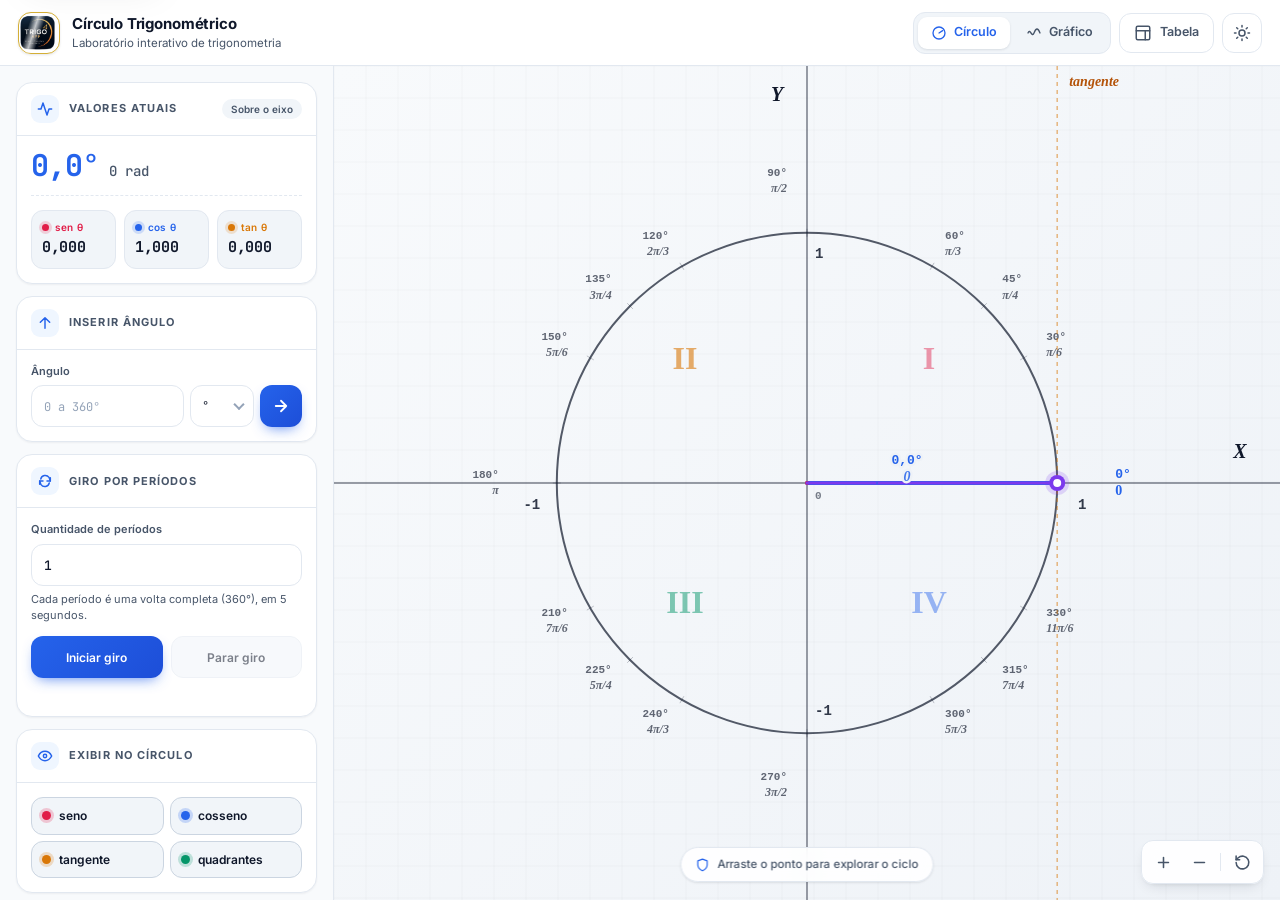
<file: index.html>
<!DOCTYPE html>
<html lang="pt-BR">
<head>
  <meta charset="utf-8">
  <meta name="viewport" content="width=device-width, initial-scale=1, viewport-fit=cover">
  <meta name="color-scheme" content="light dark">
  <meta name="theme-color" content="#2563EB" id="metaThemeColor">

  <title>Círculo Trigonométrico Interativo — Trigonometria visual</title>
  <meta name="description" content="Explore o círculo trigonométrico: arraste o ângulo, visualize seno, cosseno e tangente, compare com o gráfico de ondas e consulte a tabela de ângulos notáveis.">
  <meta name="keywords" content="círculo trigonométrico, trigonometria, seno, cosseno, tangente, ângulos notáveis, gráfico de ondas">
  <meta name="robots" content="index, follow">

  <meta property="og:type" content="website">
  <meta property="og:locale" content="pt_BR">
  <meta property="og:site_name" content="Círculo Trigonométrico">
  <meta property="og:title" content="Círculo Trigonométrico Interativo">
  <meta property="og:description" content="Uma ferramenta visual para entender seno, cosseno e tangente na prática.">
  <meta name="twitter:card" content="summary">
  <meta name="twitter:title" content="Círculo Trigonométrico Interativo">
  <meta name="twitter:description" content="Uma ferramenta visual para entender seno, cosseno e tangente na prática.">

  <link rel="icon" type="image/png" href="./logo.png">

  <link rel="preconnect" href="https://fonts.googleapis.com">
  <link rel="preconnect" href="https://fonts.gstatic.com" crossorigin>
  <link rel="stylesheet" href="https://fonts.googleapis.com/css2?family=Inter:wght@400;500;600;700&family=JetBrains+Mono:wght@400;500;700&display=swap">

  <link rel="stylesheet" href="styles.css">

  <script>
    // Define o tema antes da primeira pintura para evitar "flash" de cor.
    (function () {
      var theme = 'light';
      try {
        var saved = localStorage.getItem('trigo-theme');
        if (saved === 'dark' || saved === 'light') theme = saved;
        else if (window.matchMedia('(prefers-color-scheme: dark)').matches) theme = 'dark';
      } catch (e) { /* localStorage indisponível */ }
      document.documentElement.dataset.theme = theme;
    })();
  </script>

  <script type="application/ld+json">
  {
    "@context": "https://schema.org",
    "@type": "WebApplication",
    "name": "Círculo Trigonométrico Interativo",
    "description": "Ferramenta visual para estudar o círculo trigonométrico, o gráfico das funções seno, cosseno e tangente e a tabela de ângulos notáveis.",
    "applicationCategory": "EducationalApplication",
    "operatingSystem": "Web",
    "inLanguage": "pt-BR",
    "offers": { "@type": "Offer", "price": "0", "priceCurrency": "BRL" }
  }
  </script>
</head>
<body>
  <a class="skip-link" href="#main">Ir para o conteúdo</a>

  <div class="app">
    <header class="topbar">
      <a class="brand" href="./" aria-label="Círculo Trigonométrico — início">
        <span class="brandMark" aria-hidden="true">
          <img src="./logo.png" alt="">
        </span>
        <span class="brandText">
          <span class="brandTitle">Círculo Trigonométrico</span>
          <span class="brandSub">Laboratório interativo de trigonometria</span>
        </span>
      </a>

      <div class="topbarActions">
        <div class="segmented" role="group" aria-label="Modo de visualização">
          <button type="button" class="segment active" id="btnViewCircle" aria-pressed="true" title="Ver círculo trigonométrico">
            <svg viewBox="0 0 24 24" fill="none" stroke="currentColor" stroke-width="2" stroke-linecap="round" stroke-linejoin="round" aria-hidden="true">
              <circle cx="12" cy="12" r="9"></circle>
              <path d="M12 12l5.5-3.6"></path>
            </svg>
            <span>Círculo</span>
          </button>
          <button type="button" class="segment" id="btnViewGraph" aria-pressed="false" title="Ver gráfico das ondas">
            <svg viewBox="0 0 24 24" fill="none" stroke="currentColor" stroke-width="2" stroke-linecap="round" stroke-linejoin="round" aria-hidden="true">
              <path d="M3 12c3-8 6 8 9 0s6-8 9 0"></path>
            </svg>
            <span>Gráfico</span>
          </button>
        </div>

        <button type="button" class="btn" id="btnTable" aria-pressed="false" title="Tabela de ângulos notáveis (T)">
          <svg viewBox="0 0 24 24" fill="none" stroke="currentColor" stroke-width="2" stroke-linecap="round" stroke-linejoin="round" aria-hidden="true">
            <rect x="3" y="3" width="18" height="18" rx="2"></rect>
            <line x1="3" y1="9" x2="21" y2="9"></line>
            <line x1="15" y1="9" x2="15" y2="21"></line>
          </svg>
          <span class="btnLabel">Tabela</span>
        </button>

        <button type="button" class="btn btn-icon" id="btnTheme" aria-label="Alternar tema claro e escuro" title="Alternar tema">
          <svg class="iconSun" viewBox="0 0 24 24" fill="none" stroke="currentColor" stroke-width="2" stroke-linecap="round" stroke-linejoin="round" aria-hidden="true">
            <circle cx="12" cy="12" r="4"></circle>
            <path d="M12 2v2M12 20v2M4.93 4.93l1.41 1.41M17.66 17.66l1.41 1.41M2 12h2M20 12h2M4.93 19.07l1.41-1.41M17.66 6.34l1.41-1.41"></path>
          </svg>
          <svg class="iconMoon" viewBox="0 0 24 24" fill="none" stroke="currentColor" stroke-width="2" stroke-linecap="round" stroke-linejoin="round" aria-hidden="true">
            <path d="M21 12.8A9 9 0 1 1 11.2 3a7 7 0 0 0 9.8 9.8z"></path>
          </svg>
        </button>

        <button type="button" class="btn btn-icon btn-panel-toggle" id="btnPanel" aria-label="Abrir controles" aria-expanded="false" aria-controls="panel">
          <svg viewBox="0 0 24 24" fill="none" stroke="currentColor" stroke-width="2" stroke-linecap="round" stroke-linejoin="round" aria-hidden="true">
            <line x1="3" y1="6" x2="21" y2="6"></line>
            <line x1="3" y1="12" x2="21" y2="12"></line>
            <line x1="3" y1="18" x2="21" y2="18"></line>
          </svg>
        </button>
      </div>
    </header>

    <main class="stage" id="main" tabindex="-1">
      <aside class="panel" id="panel" aria-label="Valores e controles">
        <div class="panelHead">
          <span>Controles</span>
          <button type="button" id="btnPanelClose" aria-label="Fechar controles">
            <svg viewBox="0 0 24 24" width="18" height="18" fill="none" stroke="currentColor" stroke-width="2" stroke-linecap="round" aria-hidden="true">
              <path d="M18 6L6 18M6 6l12 12"></path>
            </svg>
          </button>
        </div>

        <section class="card">
          <div class="cardHeader">
            <span class="cardIcon" aria-hidden="true">
              <svg viewBox="0 0 24 24" fill="none" stroke="currentColor" stroke-width="2.2" stroke-linecap="round" stroke-linejoin="round">
                <polyline points="22 12 18 12 15 21 9 3 6 12 2 12"></polyline>
              </svg>
            </span>
            <h2>Valores atuais</h2>
            <span class="badge" id="quadBadge">1º quadrante</span>
          </div>
          <div class="cardBody">
            <div class="angleDisplay">
              <span class="angleDisplayValue" id="angleVal">0°</span>
              <span class="angleDisplayRad" id="angleRadVal">0 rad</span>
            </div>
            <div class="metrics">
              <div class="metric sin">
                <span class="metricLabel">sen θ</span>
                <strong class="metricValue" id="sinVal">0,000</strong>
              </div>
              <div class="metric cos">
                <span class="metricLabel">cos θ</span>
                <strong class="metricValue" id="cosVal">1,000</strong>
              </div>
              <div class="metric tan">
                <span class="metricLabel">tan θ</span>
                <strong class="metricValue" id="tanVal">0,000</strong>
              </div>
            </div>
          </div>
        </section>

        <section class="card" id="angleSection" aria-labelledby="angleSectionTitle">
          <div class="cardHeader">
            <span class="cardIcon" aria-hidden="true">
              <svg viewBox="0 0 24 24" fill="none" stroke="currentColor" stroke-width="2.2" stroke-linecap="round" stroke-linejoin="round">
                <path d="M12 20V4M5 11l7-7 7 7"></path>
              </svg>
            </span>
            <h2 id="angleSectionTitle">Inserir ângulo</h2>
          </div>
          <div class="cardBody">
            <div class="field">
              <label class="fieldLabel" for="angleInput">Ângulo</label>
              <div class="inputRow">
                <input type="text" id="angleInput" placeholder="0 a 360°" inputmode="decimal" autocomplete="off" spellcheck="false">
                <span class="selectWrap">
                  <select id="angleUnit" aria-label="Unidade do ângulo">
                    <option value="deg">°</option>
                    <option value="rad">rad</option>
                    <option value="pi">π</option>
                  </select>
                </span>
                <button type="button" class="btnPrimary" id="angleApply" title="Aplicar ângulo" aria-label="Aplicar ângulo">
                  <svg viewBox="0 0 24 24" fill="none" stroke="currentColor" stroke-width="2.4" stroke-linecap="round" stroke-linejoin="round" aria-hidden="true">
                    <path d="M5 12h14M12 5l7 7-7 7"></path>
                  </svg>
                </button>
              </div>
            </div>
          </div>
        </section>

        <section class="card" id="periodSpinSection" aria-labelledby="periodSpinTitle">
          <div class="cardHeader">
            <span class="cardIcon" aria-hidden="true">
              <svg viewBox="0 0 24 24" fill="none" stroke="currentColor" stroke-width="2.2" stroke-linecap="round" stroke-linejoin="round">
                <path d="M20 7v5h-5M4 17v-5h5"></path>
                <path d="M5.6 9A7 7 0 0 1 18 6.5L20 12M4 12l2 5.5A7 7 0 0 0 18.4 15"></path>
              </svg>
            </span>
            <h2 id="periodSpinTitle">Giro por períodos</h2>
          </div>
          <div class="cardBody">
            <div class="field">
              <label class="fieldLabel" for="spinPeriodsInput">Quantidade de períodos</label>
              <input class="spinPeriodsInput" type="number" id="spinPeriodsInput" min="1" step="1" value="1" inputmode="numeric" aria-describedby="spinPeriodsHelp">
              <p class="spinHelp" id="spinPeriodsHelp">Cada período é uma volta completa (360°), em 5 segundos.</p>
            </div>
            <div class="spinActions">
              <button type="button" class="btnPrimary spinButton" id="spinPeriodsStart">Iniciar giro</button>
              <button type="button" class="spinStopButton" id="spinPeriodsStop" disabled>Parar giro</button>
            </div>
            <p class="spinStatus" id="spinPeriodsStatus" role="status" aria-live="polite"></p>
          </div>
        </section>

        <section class="card graphFunctionCard" id="graphFunctionSection" aria-labelledby="graphFunctionTitle">
          <div class="cardHeader">
            <span class="cardIcon" aria-hidden="true">
              <svg viewBox="0 0 24 24" fill="none" stroke="currentColor" stroke-width="2.2" stroke-linecap="round" stroke-linejoin="round" aria-hidden="true">
                <path d="M3 12c3-8 6 8 9 0s6-8 9 0"></path>
              </svg>
            </span>
            <h2 id="graphFunctionTitle">Função personalizada</h2>
          </div>
          <div class="cardBody">
            <label class="fieldLabel" for="graphFunctionInput">Função de seno ou cosseno</label>
            <div class="inputRow">
              <input type="text" id="graphFunctionInput" placeholder="ex.: f(x) = sen 4x" autocomplete="off" spellcheck="false">
              <button type="button" class="btnPrimary" id="graphFunctionApply" title="Exibir função no gráfico" aria-label="Exibir função no gráfico">
                <svg viewBox="0 0 24 24" fill="none" stroke="currentColor" stroke-width="2.4" stroke-linecap="round" stroke-linejoin="round" aria-hidden="true">
                  <path d="M5 12h14M12 5l7 7-7 7"></path>
                </svg>
              </button>
            </div>
          </div>
        </section>

        <section class="card" id="graphVisibilityCard">
          <div class="cardHeader">
            <span class="cardIcon" aria-hidden="true">
              <svg viewBox="0 0 24 24" fill="none" stroke="currentColor" stroke-width="2.2" stroke-linecap="round" stroke-linejoin="round">
                <path d="M2 12s3.5-7 10-7 10 7 10 7-3.5 7-10 7S2 12 2 12z"></path>
                <circle cx="12" cy="12" r="2.5"></circle>
              </svg>
            </span>
            <h2 id="visibilityCardTitle">Exibir no círculo</h2>
          </div>
          <div class="cardBody">
            <div class="toggleGrid">
              <button type="button" class="toggleChip" data-filter="sin" aria-pressed="true">
                <span class="dot" aria-hidden="true"></span>seno
              </button>
              <button type="button" class="toggleChip" data-filter="cos" aria-pressed="true">
                <span class="dot" aria-hidden="true"></span>cosseno
              </button>
              <button type="button" class="toggleChip" data-filter="tan" aria-pressed="true">
                <span class="dot" aria-hidden="true"></span>tangente
              </button>
              <button type="button" class="toggleChip" data-filter="quad" id="btnQuadFilter" aria-pressed="true">
                <span class="dot" aria-hidden="true"></span>quadrantes
              </button>
            </div>
          </div>
        </section>

      </aside>

      <div class="viewport">
        <canvas id="canvas" role="img" aria-label="Círculo trigonométrico unitário com um ponto móvel que define o ângulo."></canvas>

        <section class="graphFunctionShelf" id="graphFunctionShelf" aria-label="Funções salvas" hidden>
          <div class="graphShelfHeading">Funções salvas</div>
          <div class="graphSavedList" id="graphSavedList"></div>
          <p class="graphShelfEmpty" id="graphShelfEmpty">Arraste uma curva para cá</p>
          <p class="graphShelfStatus" id="graphShelfStatus" role="status" aria-live="polite" hidden></p>
        </section>

        <div class="graphDragPreview" id="graphDragPreview" aria-hidden="true" hidden></div>

        <div class="hint" id="hint">
          <svg viewBox="0 0 24 24" fill="none" stroke="currentColor" stroke-width="2" stroke-linecap="round" stroke-linejoin="round" aria-hidden="true">
            <path d="M12 22s8-4 8-10V5l-8-3-8 3v7c0 6 8 10 8 10z"></path>
          </svg>
          Arraste o ponto para explorar o ciclo
        </div>

        <div class="zoomTools" role="group" aria-label="Controles de zoom">
          <button type="button" id="btnZoomIn" title="Aumentar zoom" aria-label="Aumentar zoom">
            <svg viewBox="0 0 24 24" fill="none" stroke="currentColor" stroke-width="2.2" stroke-linecap="round" aria-hidden="true">
              <path d="M12 5v14M5 12h14"></path>
            </svg>
          </button>
          <button type="button" id="btnZoomOut" title="Diminuir zoom" aria-label="Diminuir zoom">
            <svg viewBox="0 0 24 24" fill="none" stroke="currentColor" stroke-width="2.2" stroke-linecap="round" aria-hidden="true">
              <path d="M5 12h14"></path>
            </svg>
          </button>
          <span class="divider" aria-hidden="true"></span>
          <button type="button" id="btnReset" title="Reiniciar (R)" aria-label="Reiniciar visualização">
            <svg viewBox="0 0 24 24" fill="none" stroke="currentColor" stroke-width="2.2" stroke-linecap="round" stroke-linejoin="round" aria-hidden="true">
              <path d="M3 12a9 9 0 1 0 3-6.7L3 8"></path>
              <path d="M3 3v5h5"></path>
            </svg>
          </button>
        </div>

        <section class="tableDrawer hidden" id="angleTable" aria-labelledby="tableTitle">
          <div class="tableHeader">
            <h2 id="tableTitle">Ângulos notáveis</h2>
            <button type="button" class="closeBtn" id="btnTableClose" aria-label="Fechar tabela">
              <svg viewBox="0 0 24 24" width="16" height="16" fill="none" stroke="currentColor" stroke-width="2" stroke-linecap="round" aria-hidden="true">
                <path d="M18 6L6 18M6 6l12 12"></path>
              </svg>
            </button>
          </div>
          <div class="tableBody">
            <table>
              <thead>
                <tr><th scope="col">θ</th><th scope="col">rad</th><th scope="col">sen</th><th scope="col">cos</th><th scope="col">tan</th></tr>
              </thead>
              <tbody>
                <tr class="section-title"><td colspan="5">1º quadrante</td></tr>
                <tr><td class="col-angle">0°</td><td>0</td><td class="col-sin">0</td><td class="col-cos">1</td><td class="col-tan">0</td></tr>
                <tr><td class="col-angle">30°</td><td>π/6</td><td class="col-sin">1/2</td><td class="col-cos">√3/2</td><td class="col-tan">√3/3</td></tr>
                <tr><td class="col-angle">45°</td><td>π/4</td><td class="col-sin">√2/2</td><td class="col-cos">√2/2</td><td class="col-tan">1</td></tr>
                <tr><td class="col-angle">60°</td><td>π/3</td><td class="col-sin">√3/2</td><td class="col-cos">1/2</td><td class="col-tan">√3</td></tr>
                <tr><td class="col-angle">90°</td><td>π/2</td><td class="col-sin">1</td><td class="col-cos">0</td><td class="col-tan">∞</td></tr>
                <tr class="section-title"><td colspan="5">2º quadrante</td></tr>
                <tr><td class="col-angle">120°</td><td>2π/3</td><td class="col-sin">√3/2</td><td class="col-cos">-1/2</td><td class="col-tan">-√3</td></tr>
                <tr><td class="col-angle">135°</td><td>3π/4</td><td class="col-sin">√2/2</td><td class="col-cos">-√2/2</td><td class="col-tan">-1</td></tr>
                <tr><td class="col-angle">150°</td><td>5π/6</td><td class="col-sin">1/2</td><td class="col-cos">-√3/2</td><td class="col-tan">-√3/3</td></tr>
                <tr><td class="col-angle">180°</td><td>π</td><td class="col-sin">0</td><td class="col-cos">-1</td><td class="col-tan">0</td></tr>
                <tr class="section-title"><td colspan="5">3º quadrante</td></tr>
                <tr><td class="col-angle">210°</td><td>7π/6</td><td class="col-sin">-1/2</td><td class="col-cos">-√3/2</td><td class="col-tan">√3/3</td></tr>
                <tr><td class="col-angle">225°</td><td>5π/4</td><td class="col-sin">-√2/2</td><td class="col-cos">-√2/2</td><td class="col-tan">1</td></tr>
                <tr><td class="col-angle">240°</td><td>4π/3</td><td class="col-sin">-√3/2</td><td class="col-cos">-1/2</td><td class="col-tan">√3</td></tr>
                <tr><td class="col-angle">270°</td><td>3π/2</td><td class="col-sin">-1</td><td class="col-cos">0</td><td class="col-tan">∞</td></tr>
                <tr class="section-title"><td colspan="5">4º quadrante</td></tr>
                <tr><td class="col-angle">300°</td><td>5π/3</td><td class="col-sin">-√3/2</td><td class="col-cos">1/2</td><td class="col-tan">-√3</td></tr>
                <tr><td class="col-angle">315°</td><td>7π/4</td><td class="col-sin">-√2/2</td><td class="col-cos">√2/2</td><td class="col-tan">-1</td></tr>
                <tr><td class="col-angle">330°</td><td>11π/6</td><td class="col-sin">-1/2</td><td class="col-cos">√3/2</td><td class="col-tan">-√3/3</td></tr>
                <tr><td class="col-angle">360°</td><td>2π</td><td class="col-sin">0</td><td class="col-cos">1</td><td class="col-tan">0</td></tr>
              </tbody>
            </table>
          </div>
        </section>
      </div>
    </main>
  </div>

  <div class="backdrop" id="backdrop"></div>

  <script src="app.js" defer></script>
</body>
</html>
</file>
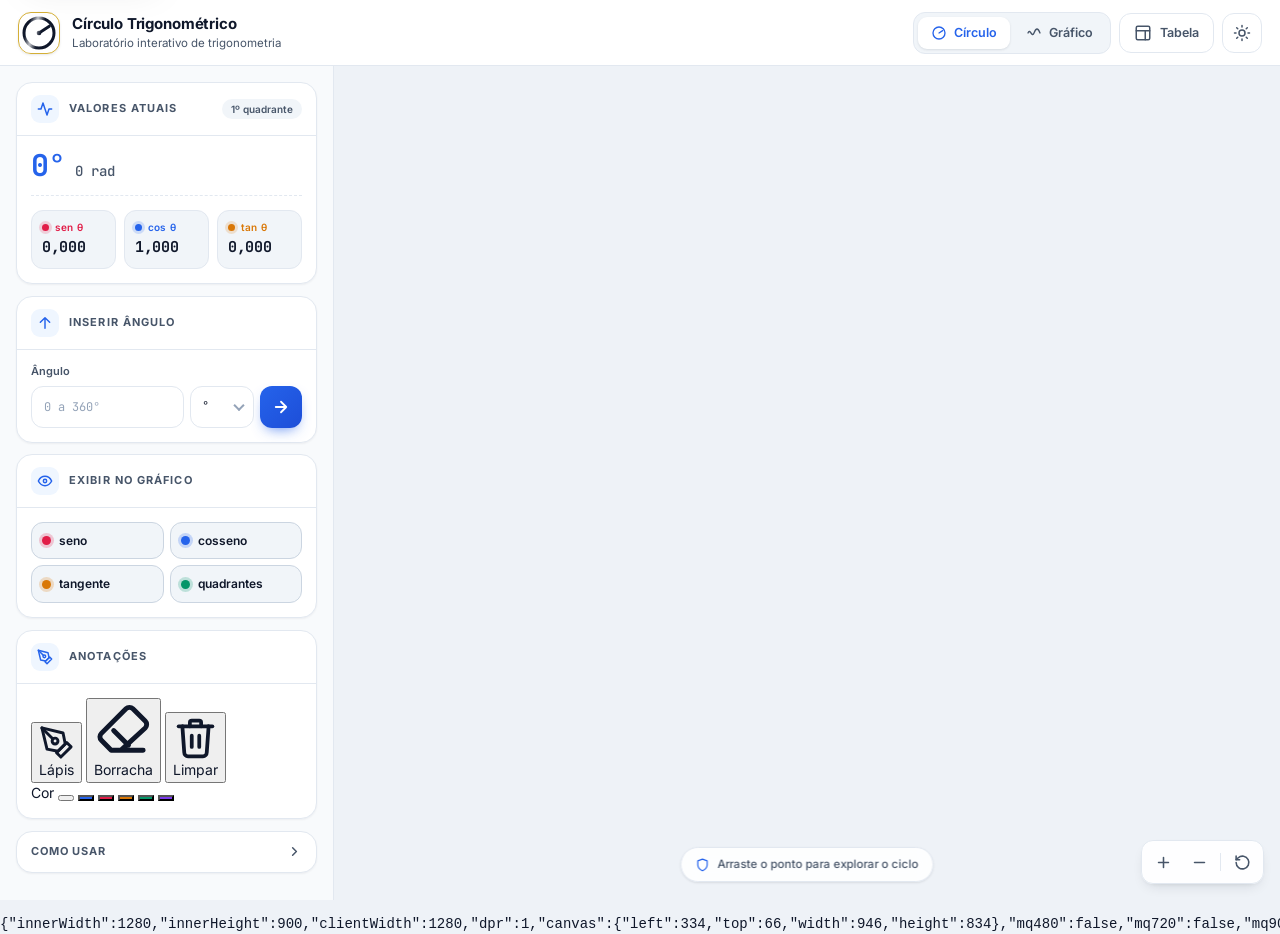
<file: _dims.html>
<!DOCTYPE html>
<html lang="pt-BR">
<head>
  <meta charset="utf-8">
  <meta name="viewport" content="width=device-width, initial-scale=1, viewport-fit=cover">
  <meta name="color-scheme" content="light dark">
  <meta name="theme-color" content="#2563EB" id="metaThemeColor">

  <title>Círculo Trigonométrico Interativo — Trigonometria visual</title>
  <meta name="description" content="Explore o círculo trigonométrico: arraste o ângulo, visualize seno, cosseno e tangente, compare com o gráfico de ondas e consulte a tabela de ângulos notáveis.">
  <meta name="keywords" content="círculo trigonométrico, trigonometria, seno, cosseno, tangente, ângulos notáveis, gráfico de ondas">
  <meta name="robots" content="index, follow">

  <meta property="og:type" content="website">
  <meta property="og:locale" content="pt_BR">
  <meta property="og:site_name" content="Círculo Trigonométrico">
  <meta property="og:title" content="Círculo Trigonométrico Interativo">
  <meta property="og:description" content="Uma ferramenta visual para entender seno, cosseno e tangente na prática.">
  <meta name="twitter:card" content="summary">
  <meta name="twitter:title" content="Círculo Trigonométrico Interativo">
  <meta name="twitter:description" content="Uma ferramenta visual para entender seno, cosseno e tangente na prática.">

  <link rel="icon" href="data:image/svg+xml,%3Csvg xmlns='http://www.w3.org/2000/svg' viewBox='0 0 32 32'%3E%3Crect width='32' height='32' rx='8' fill='%232563EB'/%3E%3Ccircle cx='16' cy='16' r='9' fill='none' stroke='white' stroke-width='2'/%3E%3Cpath d='M16 16l6-4' stroke='white' stroke-width='2' stroke-linecap='round'/%3E%3Ccircle cx='16' cy='16' r='1.8' fill='white'/%3E%3C/svg%3E">

  <link rel="preconnect" href="https://fonts.googleapis.com">
  <link rel="preconnect" href="https://fonts.gstatic.com" crossorigin>
  <link rel="stylesheet" href="https://fonts.googleapis.com/css2?family=Inter:wght@400;500;600;700&family=JetBrains+Mono:wght@400;500;700&display=swap">

  <link rel="stylesheet" href="styles.css">

  <script>
    // Define o tema antes da primeira pintura para evitar "flash" de cor.
    (function () {
      var theme = 'light';
      try {
        var saved = localStorage.getItem('trigo-theme');
        if (saved === 'dark' || saved === 'light') theme = saved;
        else if (window.matchMedia('(prefers-color-scheme: dark)').matches) theme = 'dark';
      } catch (e) { /* localStorage indisponível */ }
      document.documentElement.dataset.theme = theme;
    })();
  </script>

  <script type="application/ld+json">
  {
    "@context": "https://schema.org",
    "@type": "WebApplication",
    "name": "Círculo Trigonométrico Interativo",
    "description": "Ferramenta visual para estudar o círculo trigonométrico, o gráfico das funções seno, cosseno e tangente e a tabela de ângulos notáveis.",
    "applicationCategory": "EducationalApplication",
    "operatingSystem": "Web",
    "inLanguage": "pt-BR",
    "offers": { "@type": "Offer", "price": "0", "priceCurrency": "BRL" }
  }
  </script>
</head>
<body>
  <a class="skip-link" href="#main">Ir para o conteúdo</a>

  <div class="app">
    <header class="topbar">
      <a class="brand" href="./" aria-label="Círculo Trigonométrico — início">
        <span class="brandMark" aria-hidden="true">
          <svg viewBox="0 0 24 24" fill="none" stroke="currentColor" stroke-width="1.8" stroke-linecap="round" stroke-linejoin="round">
            <circle cx="12" cy="12" r="9"></circle>
            <path d="M12 12l6.2-4.1"></path>
            <circle cx="12" cy="12" r="1.4" fill="currentColor" stroke="none"></circle>
          </svg>
        </span>
        <span class="brandText">
          <span class="brandTitle">Círculo Trigonométrico</span>
          <span class="brandSub">Laboratório interativo de trigonometria</span>
        </span>
      </a>

      <div class="topbarActions">
        <div class="segmented" role="group" aria-label="Modo de visualização">
          <button type="button" class="segment active" id="btnViewCircle" aria-pressed="true" title="Ver círculo trigonométrico">
            <svg viewBox="0 0 24 24" fill="none" stroke="currentColor" stroke-width="2" stroke-linecap="round" stroke-linejoin="round" aria-hidden="true">
              <circle cx="12" cy="12" r="9"></circle>
              <path d="M12 12l5.5-3.6"></path>
            </svg>
            <span>Círculo</span>
          </button>
          <button type="button" class="segment" id="btnViewGraph" aria-pressed="false" title="Ver gráfico das ondas">
            <svg viewBox="0 0 24 24" fill="none" stroke="currentColor" stroke-width="2" stroke-linecap="round" stroke-linejoin="round" aria-hidden="true">
              <path d="M3 12c3-8 6 8 9 0s6-8 9 0"></path>
            </svg>
            <span>Gráfico</span>
          </button>
        </div>

        <button type="button" class="btn" id="btnTable" aria-pressed="false" title="Tabela de ângulos notáveis (T)">
          <svg viewBox="0 0 24 24" fill="none" stroke="currentColor" stroke-width="2" stroke-linecap="round" stroke-linejoin="round" aria-hidden="true">
            <rect x="3" y="3" width="18" height="18" rx="2"></rect>
            <line x1="3" y1="9" x2="21" y2="9"></line>
            <line x1="15" y1="9" x2="15" y2="21"></line>
          </svg>
          <span class="btnLabel">Tabela</span>
        </button>

        <button type="button" class="btn btn-icon" id="btnTheme" aria-label="Alternar tema claro e escuro" title="Alternar tema">
          <svg class="iconSun" viewBox="0 0 24 24" fill="none" stroke="currentColor" stroke-width="2" stroke-linecap="round" stroke-linejoin="round" aria-hidden="true">
            <circle cx="12" cy="12" r="4"></circle>
            <path d="M12 2v2M12 20v2M4.93 4.93l1.41 1.41M17.66 17.66l1.41 1.41M2 12h2M20 12h2M4.93 19.07l1.41-1.41M17.66 6.34l1.41-1.41"></path>
          </svg>
          <svg class="iconMoon" viewBox="0 0 24 24" fill="none" stroke="currentColor" stroke-width="2" stroke-linecap="round" stroke-linejoin="round" aria-hidden="true">
            <path d="M21 12.8A9 9 0 1 1 11.2 3a7 7 0 0 0 9.8 9.8z"></path>
          </svg>
        </button>

        <button type="button" class="btn btn-icon btn-panel-toggle" id="btnPanel" aria-label="Abrir controles" aria-expanded="false" aria-controls="panel">
          <svg viewBox="0 0 24 24" fill="none" stroke="currentColor" stroke-width="2" stroke-linecap="round" stroke-linejoin="round" aria-hidden="true">
            <line x1="3" y1="6" x2="21" y2="6"></line>
            <line x1="3" y1="12" x2="21" y2="12"></line>
            <line x1="3" y1="18" x2="21" y2="18"></line>
          </svg>
        </button>
      </div>
    </header>

    <main class="stage" id="main" tabindex="-1">
      <aside class="panel" id="panel" aria-label="Valores e controles">
        <div class="panelHead">
          <span>Controles</span>
          <button type="button" id="btnPanelClose" aria-label="Fechar controles">
            <svg viewBox="0 0 24 24" width="18" height="18" fill="none" stroke="currentColor" stroke-width="2" stroke-linecap="round" aria-hidden="true">
              <path d="M18 6L6 18M6 6l12 12"></path>
            </svg>
          </button>
        </div>

        <section class="card">
          <div class="cardHeader">
            <span class="cardIcon" aria-hidden="true">
              <svg viewBox="0 0 24 24" fill="none" stroke="currentColor" stroke-width="2.2" stroke-linecap="round" stroke-linejoin="round">
                <polyline points="22 12 18 12 15 21 9 3 6 12 2 12"></polyline>
              </svg>
            </span>
            <h2>Valores atuais</h2>
            <span class="badge" id="quadBadge">1º quadrante</span>
          </div>
          <div class="cardBody">
            <div class="angleDisplay">
              <span class="angleDisplayValue" id="angleVal">0°</span>
              <span class="angleDisplayRad" id="angleRadVal">0 rad</span>
            </div>
            <div class="metrics">
              <div class="metric sin">
                <span class="metricLabel">sen θ</span>
                <strong class="metricValue" id="sinVal">0,000</strong>
              </div>
              <div class="metric cos">
                <span class="metricLabel">cos θ</span>
                <strong class="metricValue" id="cosVal">1,000</strong>
              </div>
              <div class="metric tan">
                <span class="metricLabel">tan θ</span>
                <strong class="metricValue" id="tanVal">0,000</strong>
              </div>
            </div>
          </div>
        </section>

        <section class="card" id="angleSection">
          <div class="cardHeader">
            <span class="cardIcon" aria-hidden="true">
              <svg viewBox="0 0 24 24" fill="none" stroke="currentColor" stroke-width="2.2" stroke-linecap="round" stroke-linejoin="round">
                <path d="M12 20V4M5 11l7-7 7 7"></path>
              </svg>
            </span>
            <h2>Inserir ângulo</h2>
          </div>
          <div class="cardBody">
            <div class="field">
              <label class="fieldLabel" for="angleInput">Ângulo</label>
              <div class="inputRow">
                <input type="text" id="angleInput" placeholder="0 a 360°" inputmode="decimal" autocomplete="off" spellcheck="false">
                <span class="selectWrap">
                  <select id="angleUnit" aria-label="Unidade do ângulo">
                    <option value="deg">°</option>
                    <option value="rad">rad</option>
                    <option value="pi">π</option>
                  </select>
                </span>
                <button type="button" class="btnPrimary" id="angleApply" title="Aplicar ângulo" aria-label="Aplicar ângulo">
                  <svg viewBox="0 0 24 24" fill="none" stroke="currentColor" stroke-width="2.4" stroke-linecap="round" stroke-linejoin="round" aria-hidden="true">
                    <path d="M5 12h14M12 5l7 7-7 7"></path>
                  </svg>
                </button>
              </div>
            </div>
          </div>
        </section>

        <section class="card graphFunctionCard" id="graphFunctionSection" aria-labelledby="graphFunctionTitle">
          <div class="cardHeader">
            <span class="cardIcon" aria-hidden="true">
              <svg viewBox="0 0 24 24" fill="none" stroke="currentColor" stroke-width="2.2" stroke-linecap="round" stroke-linejoin="round" aria-hidden="true">
                <path d="M3 12c3-8 6 8 9 0s6-8 9 0"></path>
              </svg>
            </span>
            <h2 id="graphFunctionTitle">Função personalizada</h2>
          </div>
          <div class="cardBody">
            <label class="fieldLabel" for="graphFunctionInput">Função de seno ou cosseno</label>
            <div class="inputRow">
              <input type="text" id="graphFunctionInput" placeholder="ex.: f(x) = sen 4x" autocomplete="off" spellcheck="false">
              <button type="button" class="btnPrimary" id="graphFunctionApply" title="Exibir função no gráfico" aria-label="Exibir função no gráfico">
                <svg viewBox="0 0 24 24" fill="none" stroke="currentColor" stroke-width="2.4" stroke-linecap="round" stroke-linejoin="round" aria-hidden="true">
                  <path d="M5 12h14M12 5l7 7-7 7"></path>
                </svg>
              </button>
            </div>
          </div>
        </section>

        <section class="card" id="graphVisibilityCard">
          <div class="cardHeader">
            <span class="cardIcon" aria-hidden="true">
              <svg viewBox="0 0 24 24" fill="none" stroke="currentColor" stroke-width="2.2" stroke-linecap="round" stroke-linejoin="round">
                <path d="M2 12s3.5-7 10-7 10 7 10 7-3.5 7-10 7S2 12 2 12z"></path>
                <circle cx="12" cy="12" r="2.5"></circle>
              </svg>
            </span>
            <h2>Exibir no gráfico</h2>
          </div>
          <div class="cardBody">
            <div class="toggleGrid">
              <button type="button" class="toggleChip" data-filter="sin" aria-pressed="true">
                <span class="dot" aria-hidden="true"></span>seno
              </button>
              <button type="button" class="toggleChip" data-filter="cos" aria-pressed="true">
                <span class="dot" aria-hidden="true"></span>cosseno
              </button>
              <button type="button" class="toggleChip" data-filter="tan" aria-pressed="true">
                <span class="dot" aria-hidden="true"></span>tangente
              </button>
              <button type="button" class="toggleChip" data-filter="quad" id="btnQuadFilter" aria-pressed="true">
                <span class="dot" aria-hidden="true"></span>quadrantes
              </button>
            </div>
          </div>
        </section>

        <section class="card">
          <div class="cardHeader">
            <span class="cardIcon" aria-hidden="true">
              <svg viewBox="0 0 24 24" fill="none" stroke="currentColor" stroke-width="2.2" stroke-linecap="round" stroke-linejoin="round">
                <path d="M12 19l7-7 3 3-7 7-3-3z"></path>
                <path d="M18 13l-1.5-7.5L2 2l3.5 14.5L13 18l5-5z"></path>
                <path d="M2 2l7.586 7.586"></path>
                <circle cx="11" cy="11" r="2"></circle>
              </svg>
            </span>
            <h2>Anotações</h2>
          </div>
          <div class="cardBody">
            <div class="toolGrid">
              <button type="button" class="toolBtn" id="btnDraw" aria-pressed="false" title="Lápis (D)">
                <svg viewBox="0 0 24 24" fill="none" stroke="currentColor" stroke-width="2" stroke-linecap="round" stroke-linejoin="round" aria-hidden="true">
                  <path d="M12 19l7-7 3 3-7 7-3-3z"></path>
                  <path d="M18 13l-1.5-7.5L2 2l3.5 14.5L13 18l5-5z"></path>
                  <path d="M2 2l7.586 7.586"></path>
                  <circle cx="11" cy="11" r="2"></circle>
                </svg>
                Lápis
              </button>
              <button type="button" class="toolBtn" id="btnErase" aria-pressed="false" title="Borracha (E)">
                <svg viewBox="0 0 24 24" fill="none" stroke="currentColor" stroke-width="2" stroke-linecap="round" stroke-linejoin="round" aria-hidden="true">
                  <path d="M20 20H7L3 16a2 2 0 0 1 0-2.83l10-10a2 2 0 0 1 2.83 0l5 5a2 2 0 0 1 0 2.83L11 20"></path>
                  <line x1="8" y1="12" x2="14" y2="18"></line>
                </svg>
                Borracha
              </button>
              <button type="button" class="toolBtn" id="btnClear" title="Limpar desenhos">
                <svg viewBox="0 0 24 24" fill="none" stroke="currentColor" stroke-width="2" stroke-linecap="round" stroke-linejoin="round" aria-hidden="true">
                  <polyline points="3 6 5 6 21 6"></polyline>
                  <path d="M19 6l-1 14a2 2 0 0 1-2 2H8a2 2 0 0 1-2-2L5 6"></path>
                  <path d="M10 11v6M14 11v6"></path>
                  <path d="M9 6V4a1 1 0 0 1 1-1h4a1 1 0 0 1 1 1v2"></path>
                </svg>
                Limpar
              </button>
            </div>
            <div class="colorPicker" id="colorPicker">
              <span class="colorPickerLabel">Cor</span>
              <button type="button" class="swatch selected" data-color="ink" aria-label="Tinta padrão"></button>
              <button type="button" class="swatch" data-color="#2563EB" style="background:#2563EB" aria-label="Azul"></button>
              <button type="button" class="swatch" data-color="#E11D48" style="background:#E11D48" aria-label="Vermelho"></button>
              <button type="button" class="swatch" data-color="#D97706" style="background:#D97706" aria-label="Laranja"></button>
              <button type="button" class="swatch" data-color="#059669" style="background:#059669" aria-label="Verde"></button>
              <button type="button" class="swatch" data-color="#7C3AED" style="background:#7C3AED" aria-label="Roxo"></button>
            </div>
          </div>
        </section>

        <details class="help">
          <summary>
            Como usar
            <svg class="chev" viewBox="0 0 24 24" width="15" height="15" fill="none" stroke="currentColor" stroke-width="2.4" stroke-linecap="round" stroke-linejoin="round" aria-hidden="true">
              <path d="M9 18l6-6-6-6"></path>
            </svg>
          </summary>
          <div class="helpBody">
            <ul>
              <li>Arraste o ponto sobre o círculo para mudar o ângulo.</li>
              <li>Use “Inserir ângulo” para informar um valor entre 0° e 360°.</li>
              <li>Use a roda do mouse, o gesto de pinça ou os botões de zoom para aproximar.</li>
              <li>Alterne entre <strong>Círculo</strong> e <strong>Gráfico</strong> para comparar as funções.</li>
            </ul>
            <p>Atalhos: <kbd>R</kbd> reinicia · <kbd>T</kbd> tabela · <kbd>D</kbd> lápis · <kbd>E</kbd> borracha · <kbd>Esc</kbd> fecha painéis.</p>
          </div>
        </details>
      </aside>

      <div class="viewport">
        <canvas id="canvas" role="img" aria-label="Círculo trigonométrico unitário com um ponto móvel que define o ângulo. Os valores de seno, cosseno e tangente aparecem no painel de valores."></canvas>

        <div class="hint" id="hint">
          <svg viewBox="0 0 24 24" fill="none" stroke="currentColor" stroke-width="2" stroke-linecap="round" stroke-linejoin="round" aria-hidden="true">
            <path d="M12 22s8-4 8-10V5l-8-3-8 3v7c0 6 8 10 8 10z"></path>
          </svg>
          Arraste o ponto para explorar o ciclo
        </div>

        <div class="zoomTools" role="group" aria-label="Controles de zoom">
          <button type="button" id="btnZoomIn" title="Aumentar zoom" aria-label="Aumentar zoom">
            <svg viewBox="0 0 24 24" fill="none" stroke="currentColor" stroke-width="2.2" stroke-linecap="round" aria-hidden="true">
              <path d="M12 5v14M5 12h14"></path>
            </svg>
          </button>
          <button type="button" id="btnZoomOut" title="Diminuir zoom" aria-label="Diminuir zoom">
            <svg viewBox="0 0 24 24" fill="none" stroke="currentColor" stroke-width="2.2" stroke-linecap="round" aria-hidden="true">
              <path d="M5 12h14"></path>
            </svg>
          </button>
          <span class="divider" aria-hidden="true"></span>
          <button type="button" id="btnReset" title="Reiniciar (R)" aria-label="Reiniciar visualização">
            <svg viewBox="0 0 24 24" fill="none" stroke="currentColor" stroke-width="2.2" stroke-linecap="round" stroke-linejoin="round" aria-hidden="true">
              <path d="M3 12a9 9 0 1 0 3-6.7L3 8"></path>
              <path d="M3 3v5h5"></path>
            </svg>
          </button>
        </div>

        <section class="tableDrawer hidden" id="angleTable" aria-labelledby="tableTitle">
          <div class="tableHeader">
            <h2 id="tableTitle">Ângulos notáveis</h2>
            <button type="button" class="closeBtn" id="btnTableClose" aria-label="Fechar tabela">
              <svg viewBox="0 0 24 24" width="16" height="16" fill="none" stroke="currentColor" stroke-width="2" stroke-linecap="round" aria-hidden="true">
                <path d="M18 6L6 18M6 6l12 12"></path>
              </svg>
            </button>
          </div>
          <div class="tableBody">
            <table>
              <thead>
                <tr><th scope="col">θ</th><th scope="col">rad</th><th scope="col">sen</th><th scope="col">cos</th><th scope="col">tan</th></tr>
              </thead>
              <tbody>
                <tr class="section-title"><td colspan="5">1º quadrante</td></tr>
                <tr><td class="col-angle">0°</td><td>0</td><td class="col-sin">0</td><td class="col-cos">1</td><td class="col-tan">0</td></tr>
                <tr><td class="col-angle">30°</td><td>π/6</td><td class="col-sin">1/2</td><td class="col-cos">√3/2</td><td class="col-tan">√3/3</td></tr>
                <tr><td class="col-angle">45°</td><td>π/4</td><td class="col-sin">√2/2</td><td class="col-cos">√2/2</td><td class="col-tan">1</td></tr>
                <tr><td class="col-angle">60°</td><td>π/3</td><td class="col-sin">√3/2</td><td class="col-cos">1/2</td><td class="col-tan">√3</td></tr>
                <tr><td class="col-angle">90°</td><td>π/2</td><td class="col-sin">1</td><td class="col-cos">0</td><td class="col-tan">∞</td></tr>
                <tr class="section-title"><td colspan="5">2º quadrante</td></tr>
                <tr><td class="col-angle">120°</td><td>2π/3</td><td class="col-sin">√3/2</td><td class="col-cos">-1/2</td><td class="col-tan">-√3</td></tr>
                <tr><td class="col-angle">135°</td><td>3π/4</td><td class="col-sin">√2/2</td><td class="col-cos">-√2/2</td><td class="col-tan">-1</td></tr>
                <tr><td class="col-angle">150°</td><td>5π/6</td><td class="col-sin">1/2</td><td class="col-cos">-√3/2</td><td class="col-tan">-√3/3</td></tr>
                <tr><td class="col-angle">180°</td><td>π</td><td class="col-sin">0</td><td class="col-cos">-1</td><td class="col-tan">0</td></tr>
                <tr class="section-title"><td colspan="5">3º quadrante</td></tr>
                <tr><td class="col-angle">210°</td><td>7π/6</td><td class="col-sin">-1/2</td><td class="col-cos">-√3/2</td><td class="col-tan">√3/3</td></tr>
                <tr><td class="col-angle">225°</td><td>5π/4</td><td class="col-sin">-√2/2</td><td class="col-cos">-√2/2</td><td class="col-tan">1</td></tr>
                <tr><td class="col-angle">240°</td><td>4π/3</td><td class="col-sin">-√3/2</td><td class="col-cos">-1/2</td><td class="col-tan">√3</td></tr>
                <tr><td class="col-angle">270°</td><td>3π/2</td><td class="col-sin">-1</td><td class="col-cos">0</td><td class="col-tan">∞</td></tr>
                <tr class="section-title"><td colspan="5">4º quadrante</td></tr>
                <tr><td class="col-angle">300°</td><td>5π/3</td><td class="col-sin">-√3/2</td><td class="col-cos">1/2</td><td class="col-tan">-√3</td></tr>
                <tr><td class="col-angle">315°</td><td>7π/4</td><td class="col-sin">-√2/2</td><td class="col-cos">√2/2</td><td class="col-tan">-1</td></tr>
                <tr><td class="col-angle">330°</td><td>11π/6</td><td class="col-sin">-1/2</td><td class="col-cos">√3/2</td><td class="col-tan">-√3/3</td></tr>
                <tr><td class="col-angle">360°</td><td>2π</td><td class="col-sin">0</td><td class="col-cos">1</td><td class="col-tan">0</td></tr>
              </tbody>
            </table>
          </div>
        </section>
      </div>
    </main>
  </div>

  <div class="backdrop" id="backdrop"></div>

  <script src="app.js" defer></script>
  <script src="_dims.js" defer></script>
</body>
</html>
</file>
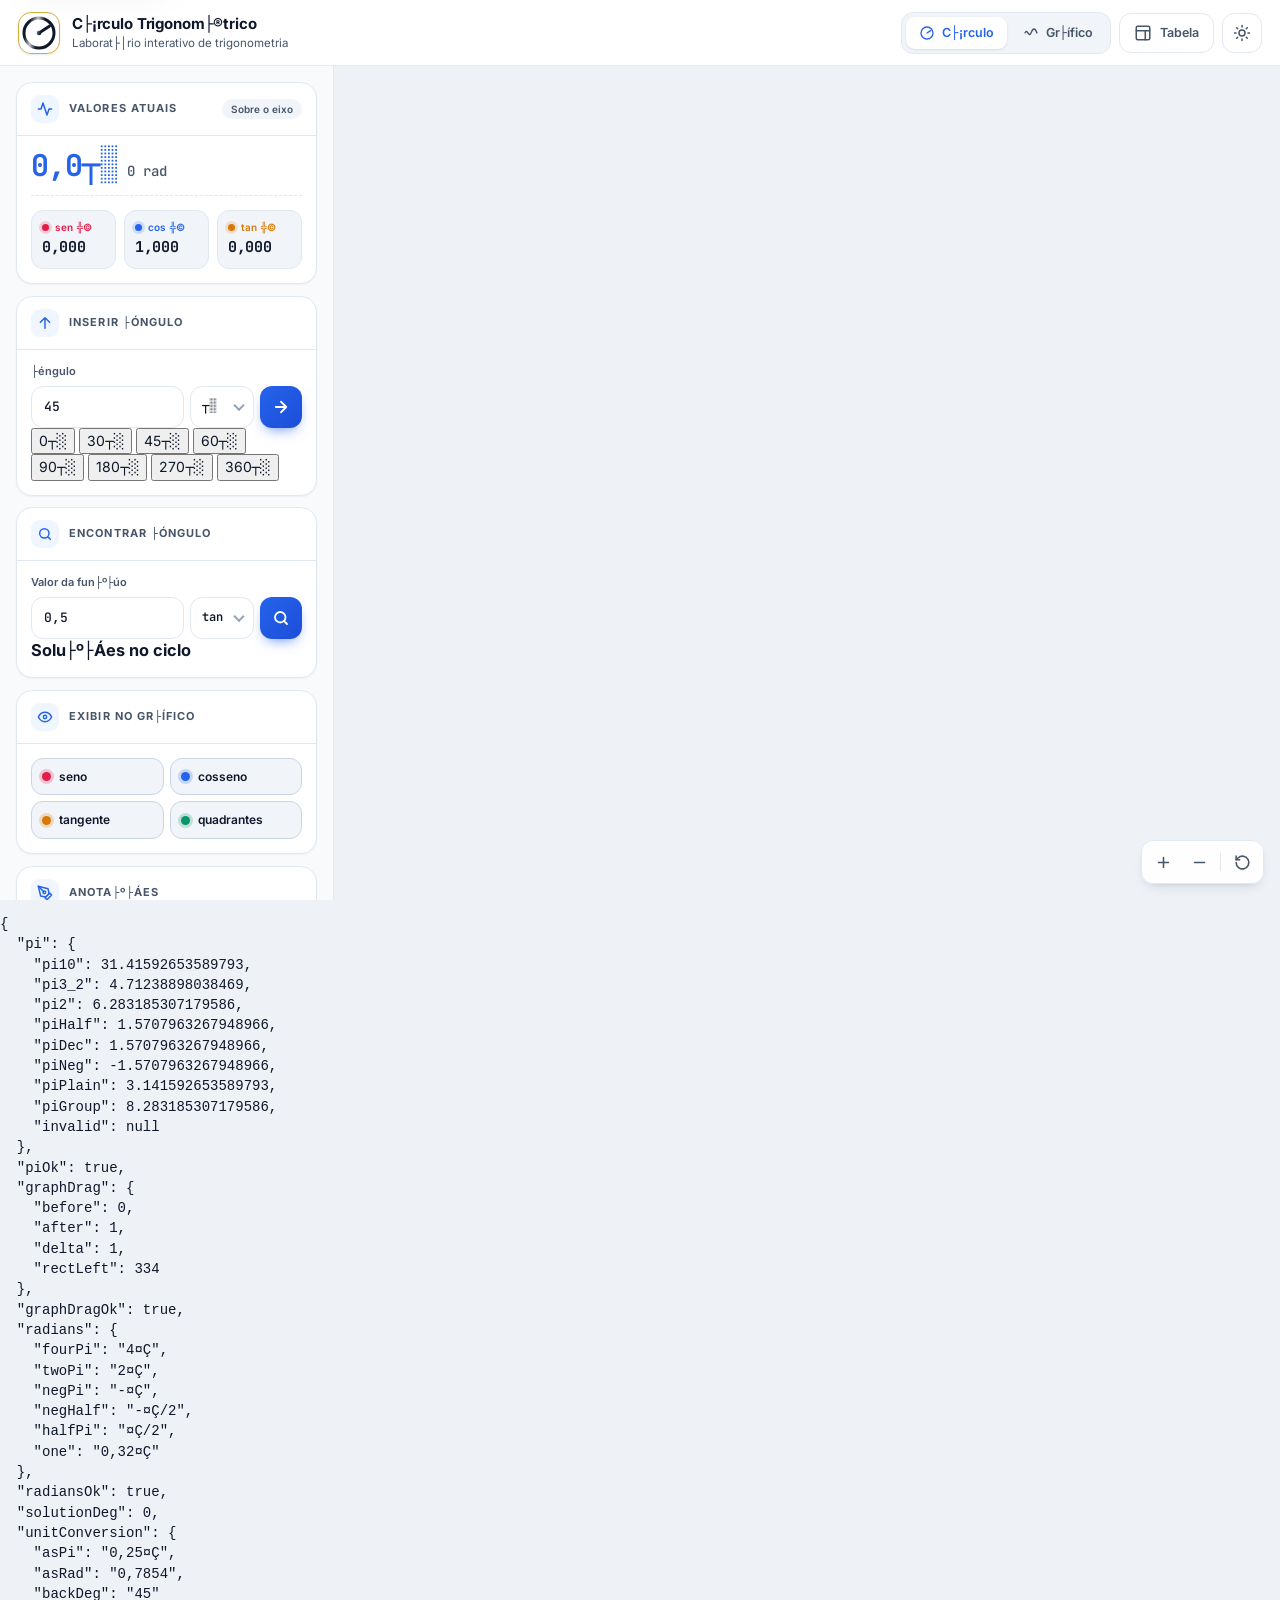
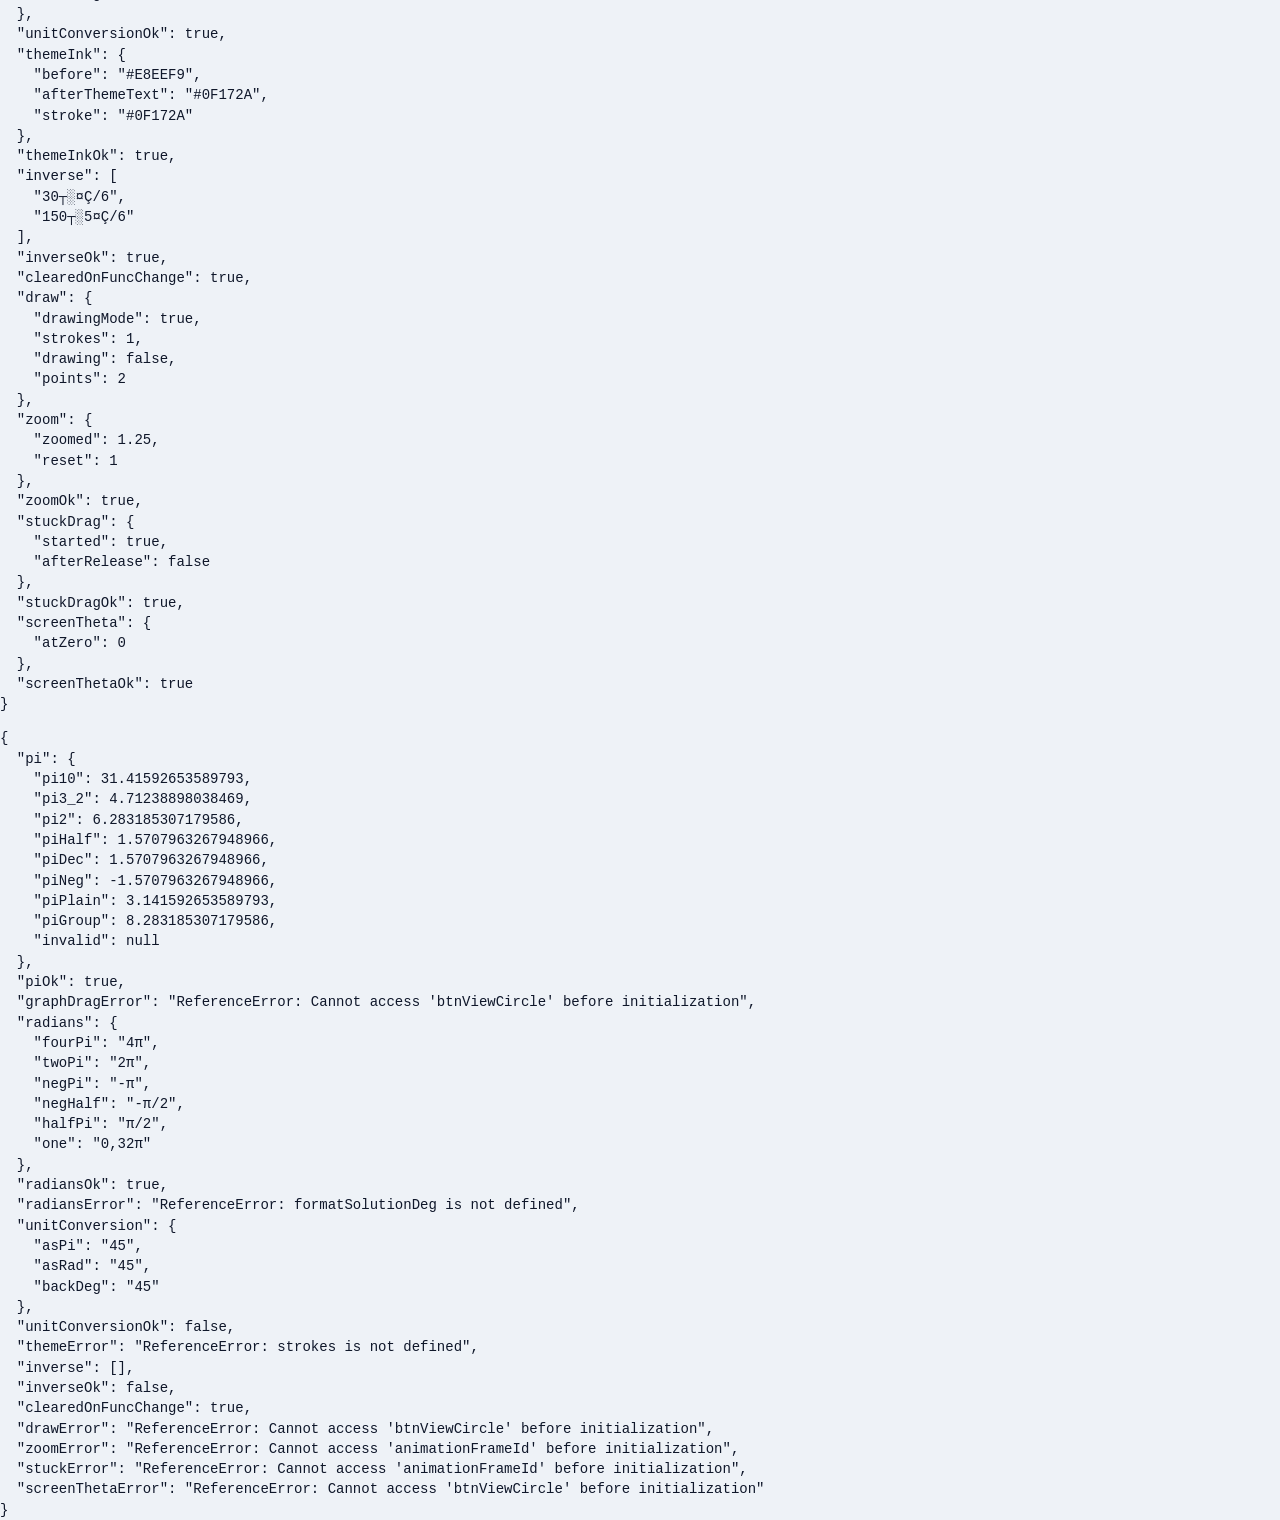
<file: _dump.html>
﻿<!DOCTYPE html>
<html lang="pt-BR" data-theme="light"><head>
  <meta charset="utf-8">
  <meta name="viewport" content="width=device-width, initial-scale=1, viewport-fit=cover">
  <meta name="color-scheme" content="light dark">
  <meta name="theme-color" content="#2563EB" id="metaThemeColor">

  <title>C├¡rculo Trigonom├®trico Interativo ÔÇö Trigonometria visual</title>
  <meta name="description" content="Explore o c├¡rculo trigonom├®trico: arraste o ├óngulo, visualize seno, cosseno e tangente, compare com o gr├ífico de ondas e consulte a tabela de ├óngulos not├íveis.">
  <meta name="keywords" content="c├¡rculo trigonom├®trico, trigonometria, seno, cosseno, tangente, ├óngulos not├íveis, gr├ífico de ondas">
  <meta name="robots" content="index, follow">

  <meta property="og:type" content="website">
  <meta property="og:locale" content="pt_BR">
  <meta property="og:site_name" content="C├¡rculo Trigonom├®trico">
  <meta property="og:title" content="C├¡rculo Trigonom├®trico Interativo">
  <meta property="og:description" content="Uma ferramenta visual para entender seno, cosseno e tangente na pr├ítica.">
  <meta name="twitter:card" content="summary">
  <meta name="twitter:title" content="C├¡rculo Trigonom├®trico Interativo">
  <meta name="twitter:description" content="Uma ferramenta visual para entender seno, cosseno e tangente na pr├ítica.">

  <link rel="icon" href="data:image/svg+xml,%3Csvg xmlns='http://www.w3.org/2000/svg' viewBox='0 0 32 32'%3E%3Crect width='32' height='32' rx='8' fill='%232563EB'/%3E%3Ccircle cx='16' cy='16' r='9' fill='none' stroke='white' stroke-width='2'/%3E%3Cpath d='M16 16l6-4' stroke='white' stroke-width='2' stroke-linecap='round'/%3E%3Ccircle cx='16' cy='16' r='1.8' fill='white'/%3E%3C/svg%3E">

  <link rel="preconnect" href="https://fonts.googleapis.com">
  <link rel="preconnect" href="https://fonts.gstatic.com" crossorigin="">
  <link rel="stylesheet" href="https://fonts.googleapis.com/css2?family=Inter:wght@400;500;600;700&amp;family=JetBrains+Mono:wght@400;500;700&amp;display=swap">

  <link rel="stylesheet" href="styles.css">

  <script>
    // Define o tema antes da primeira pintura para evitar "flash" de cor.
    (function () {
      var theme = 'light';
      try {
        var saved = localStorage.getItem('trigo-theme');
        if (saved === 'dark' || saved === 'light') theme = saved;
        else if (window.matchMedia('(prefers-color-scheme: dark)').matches) theme = 'dark';
      } catch (e) { /* localStorage indispon├¡vel */ }
      document.documentElement.dataset.theme = theme;
    })();
  </script>

  <script type="application/ld+json">
  {
    "@context": "https://schema.org",
    "@type": "WebApplication",
    "name": "C├¡rculo Trigonom├®trico Interativo",
    "description": "Ferramenta visual para estudar o c├¡rculo trigonom├®trico, o gr├ífico das fun├º├Áes seno, cosseno e tangente e a tabela de ├óngulos not├íveis.",
    "applicationCategory": "EducationalApplication",
    "operatingSystem": "Web",
    "inLanguage": "pt-BR",
    "offers": { "@type": "Offer", "price": "0", "priceCurrency": "BRL" }
  }
  </script>
</head>
<body>
  <a class="skip-link" href="#main">Ir para o conte├║do</a>

  <div class="app">
    <header class="topbar">
      <a class="brand" href="./" aria-label="C├¡rculo Trigonom├®trico ÔÇö in├¡cio">
        <span class="brandMark" aria-hidden="true">
          <svg viewBox="0 0 24 24" fill="none" stroke="currentColor" stroke-width="1.8" stroke-linecap="round" stroke-linejoin="round">
            <circle cx="12" cy="12" r="9"></circle>
            <path d="M12 12l6.2-4.1"></path>
            <circle cx="12" cy="12" r="1.4" fill="currentColor" stroke="none"></circle>
          </svg>
        </span>
        <span class="brandText">
          <span class="brandTitle">C├¡rculo Trigonom├®trico</span>
          <span class="brandSub">Laborat├│rio interativo de trigonometria</span>
        </span>
      </a>

      <div class="topbarActions">
        <div class="segmented" role="group" aria-label="Modo de visualiza├º├úo">
          <button type="button" class="segment active" id="btnViewCircle" aria-pressed="true" title="Ver c├¡rculo trigonom├®trico">
            <svg viewBox="0 0 24 24" fill="none" stroke="currentColor" stroke-width="2" stroke-linecap="round" stroke-linejoin="round" aria-hidden="true">
              <circle cx="12" cy="12" r="9"></circle>
              <path d="M12 12l5.5-3.6"></path>
            </svg>
            <span>C├¡rculo</span>
          </button>
          <button type="button" class="segment" id="btnViewGraph" aria-pressed="false" title="Ver gr├ífico das ondas">
            <svg viewBox="0 0 24 24" fill="none" stroke="currentColor" stroke-width="2" stroke-linecap="round" stroke-linejoin="round" aria-hidden="true">
              <path d="M3 12c3-8 6 8 9 0s6-8 9 0"></path>
            </svg>
            <span>Gr├ífico</span>
          </button>
        </div>

        <button type="button" class="btn" id="btnTable" aria-pressed="false" title="Tabela de ├óngulos not├íveis (T)">
          <svg viewBox="0 0 24 24" fill="none" stroke="currentColor" stroke-width="2" stroke-linecap="round" stroke-linejoin="round" aria-hidden="true">
            <rect x="3" y="3" width="18" height="18" rx="2"></rect>
            <line x1="3" y1="9" x2="21" y2="9"></line>
            <line x1="15" y1="9" x2="15" y2="21"></line>
          </svg>
          <span class="btnLabel">Tabela</span>
        </button>

        <button type="button" class="btn btn-icon" id="btnTheme" aria-label="Alternar tema claro e escuro" title="Alternar tema">
          <svg class="iconSun" viewBox="0 0 24 24" fill="none" stroke="currentColor" stroke-width="2" stroke-linecap="round" stroke-linejoin="round" aria-hidden="true">
            <circle cx="12" cy="12" r="4"></circle>
            <path d="M12 2v2M12 20v2M4.93 4.93l1.41 1.41M17.66 17.66l1.41 1.41M2 12h2M20 12h2M4.93 19.07l1.41-1.41M17.66 6.34l1.41-1.41"></path>
          </svg>
          <svg class="iconMoon" viewBox="0 0 24 24" fill="none" stroke="currentColor" stroke-width="2" stroke-linecap="round" stroke-linejoin="round" aria-hidden="true">
            <path d="M21 12.8A9 9 0 1 1 11.2 3a7 7 0 0 0 9.8 9.8z"></path>
          </svg>
        </button>

        <button type="button" class="btn btn-icon btn-panel-toggle" id="btnPanel" aria-label="Abrir controles" aria-expanded="false" aria-controls="panel">
          <svg viewBox="0 0 24 24" fill="none" stroke="currentColor" stroke-width="2" stroke-linecap="round" stroke-linejoin="round" aria-hidden="true">
            <line x1="3" y1="6" x2="21" y2="6"></line>
            <line x1="3" y1="12" x2="21" y2="12"></line>
            <line x1="3" y1="18" x2="21" y2="18"></line>
          </svg>
        </button>
      </div>
    </header>

    <main class="stage" id="main" tabindex="-1">
      <aside class="panel" id="panel" aria-label="Valores e controles">
        <div class="panelHead">
          <span>Controles</span>
          <button type="button" id="btnPanelClose" aria-label="Fechar controles">
            <svg viewBox="0 0 24 24" width="18" height="18" fill="none" stroke="currentColor" stroke-width="2" stroke-linecap="round" aria-hidden="true">
              <path d="M18 6L6 18M6 6l12 12"></path>
            </svg>
          </button>
        </div>

        <section class="card">
          <div class="cardHeader">
            <span class="cardIcon" aria-hidden="true">
              <svg viewBox="0 0 24 24" fill="none" stroke="currentColor" stroke-width="2.2" stroke-linecap="round" stroke-linejoin="round">
                <polyline points="22 12 18 12 15 21 9 3 6 12 2 12"></polyline>
              </svg>
            </span>
            <h2>Valores atuais</h2>
            <span class="badge" id="quadBadge">Sobre o eixo</span>
          </div>
          <div class="cardBody">
            <div class="angleDisplay">
              <span class="angleDisplayValue" id="angleVal">0,0┬░</span>
              <span class="angleDisplayRad" id="angleRadVal">0 rad</span>
            </div>
            <div class="metrics">
              <div class="metric sin">
                <span class="metricLabel">sen ╬©</span>
                <strong class="metricValue" id="sinVal">0,000</strong>
              </div>
              <div class="metric cos">
                <span class="metricLabel">cos ╬©</span>
                <strong class="metricValue" id="cosVal">1,000</strong>
              </div>
              <div class="metric tan">
                <span class="metricLabel">tan ╬©</span>
                <strong class="metricValue" id="tanVal">0,000</strong>
              </div>
            </div>
          </div>
        </section>

        <section class="card">
          <div class="cardHeader">
            <span class="cardIcon" aria-hidden="true">
              <svg viewBox="0 0 24 24" fill="none" stroke="currentColor" stroke-width="2.2" stroke-linecap="round" stroke-linejoin="round">
                <path d="M12 20V4M5 11l7-7 7 7"></path>
              </svg>
            </span>
            <h2>Inserir ├óngulo</h2>
          </div>
          <div class="cardBody">
            <div class="field">
              <label class="fieldLabel" for="angleInput">├éngulo</label>
              <div class="inputRow">
                <input type="text" id="angleInput" placeholder="ex.: 45 ┬À 720" inputmode="decimal" autocomplete="off" spellcheck="false">
                <span class="selectWrap">
                  <select id="angleUnit" aria-label="Unidade do ├óngulo" data-prev="deg">
                    <option value="deg">┬░</option>
                    <option value="rad">rad</option>
                    <option value="pi">¤Ç</option>
                  </select>
                </span>
                <button type="button" class="btnPrimary" id="angleApply" title="Aplicar ├óngulo" aria-label="Aplicar ├óngulo">
                  <svg viewBox="0 0 24 24" fill="none" stroke="currentColor" stroke-width="2.4" stroke-linecap="round" stroke-linejoin="round" aria-hidden="true">
                    <path d="M5 12h14M12 5l7 7-7 7"></path>
                  </svg>
                </button>
              </div>
            </div>
            <div class="quickAngles" aria-label="├éngulos r├ípidos">
              <button type="button" class="quickChip" data-angle="0">0┬░</button>
              <button type="button" class="quickChip" data-angle="30">30┬░</button>
              <button type="button" class="quickChip" data-angle="45">45┬░</button>
              <button type="button" class="quickChip" data-angle="60">60┬░</button>
              <button type="button" class="quickChip" data-angle="90">90┬░</button>
              <button type="button" class="quickChip" data-angle="180">180┬░</button>
              <button type="button" class="quickChip" data-angle="270">270┬░</button>
              <button type="button" class="quickChip" data-angle="360">360┬░</button>
            </div>
          </div>
        </section>

        <section class="card">
          <div class="cardHeader">
            <span class="cardIcon" aria-hidden="true">
              <svg viewBox="0 0 24 24" fill="none" stroke="currentColor" stroke-width="2.2" stroke-linecap="round" stroke-linejoin="round">
                <circle cx="11" cy="11" r="7"></circle>
                <path d="m20 20-3.5-3.5"></path>
              </svg>
            </span>
            <h2>Encontrar ├óngulo</h2>
          </div>
          <div class="cardBody">
            <div class="field">
              <label class="fieldLabel" for="trigInput">Valor da fun├º├úo</label>
              <div class="inputRow">
                <input type="text" id="trigInput" placeholder="ex.: 0,5 ou -1" inputmode="decimal" autocomplete="off" spellcheck="false">
                <span class="selectWrap">
                  <select id="trigFunc" aria-label="Fun├º├úo trigonom├®trica">
                    <option value="sin">sen</option>
                    <option value="cos">cos</option>
                    <option value="tan">tan</option>
                  </select>
                </span>
                <button type="button" class="btnPrimary" id="trigApply" title="Buscar ├óngulos" aria-label="Buscar ├óngulos">
                  <svg viewBox="0 0 24 24" fill="none" stroke="currentColor" stroke-width="2.4" stroke-linecap="round" stroke-linejoin="round" aria-hidden="true">
                    <circle cx="11" cy="11" r="7"></circle>
                    <path d="m20 20-3.5-3.5"></path>
                  </svg>
                </button>
              </div>
            </div>
            <div class="solutionsBox" id="solutionsBox" role="status">
              <h3>Solu├º├Áes no ciclo</h3>
              <div class="solutionsList" id="solutionsList"></div>
            </div>
          </div>
        </section>

        <section class="card">
          <div class="cardHeader">
            <span class="cardIcon" aria-hidden="true">
              <svg viewBox="0 0 24 24" fill="none" stroke="currentColor" stroke-width="2.2" stroke-linecap="round" stroke-linejoin="round">
                <path d="M2 12s3.5-7 10-7 10 7 10 7-3.5 7-10 7S2 12 2 12z"></path>
                <circle cx="12" cy="12" r="2.5"></circle>
              </svg>
            </span>
            <h2>Exibir no gr├ífico</h2>
          </div>
          <div class="cardBody">
            <div class="toggleGrid">
              <button type="button" class="toggleChip" data-filter="sin" aria-pressed="true">
                <span class="dot" aria-hidden="true"></span>seno
              </button>
              <button type="button" class="toggleChip" data-filter="cos" aria-pressed="true">
                <span class="dot" aria-hidden="true"></span>cosseno
              </button>
              <button type="button" class="toggleChip" data-filter="tan" aria-pressed="true">
                <span class="dot" aria-hidden="true"></span>tangente
              </button>
              <button type="button" class="toggleChip" data-filter="quad" id="btnQuadFilter" aria-pressed="true">
                <span class="dot" aria-hidden="true"></span>quadrantes
              </button>
            </div>
          </div>
        </section>

        <section class="card">
          <div class="cardHeader">
            <span class="cardIcon" aria-hidden="true">
              <svg viewBox="0 0 24 24" fill="none" stroke="currentColor" stroke-width="2.2" stroke-linecap="round" stroke-linejoin="round">
                <path d="M12 19l7-7 3 3-7 7-3-3z"></path>
                <path d="M18 13l-1.5-7.5L2 2l3.5 14.5L13 18l5-5z"></path>
                <path d="M2 2l7.586 7.586"></path>
                <circle cx="11" cy="11" r="2"></circle>
              </svg>
            </span>
            <h2>Anota├º├Áes</h2>
          </div>
          <div class="cardBody">
            <div class="toolGrid">
              <button type="button" class="toolBtn" id="btnDraw" aria-pressed="false" title="L├ípis (D)">
                <svg viewBox="0 0 24 24" fill="none" stroke="currentColor" stroke-width="2" stroke-linecap="round" stroke-linejoin="round" aria-hidden="true">
                  <path d="M12 19l7-7 3 3-7 7-3-3z"></path>
                  <path d="M18 13l-1.5-7.5L2 2l3.5 14.5L13 18l5-5z"></path>
                  <path d="M2 2l7.586 7.586"></path>
                  <circle cx="11" cy="11" r="2"></circle>
                </svg>
                L├ípis
              </button>
              <button type="button" class="toolBtn" id="btnErase" aria-pressed="false" title="Borracha (E)">
                <svg viewBox="0 0 24 24" fill="none" stroke="currentColor" stroke-width="2" stroke-linecap="round" stroke-linejoin="round" aria-hidden="true">
                  <path d="M20 20H7L3 16a2 2 0 0 1 0-2.83l10-10a2 2 0 0 1 2.83 0l5 5a2 2 0 0 1 0 2.83L11 20"></path>
                  <line x1="8" y1="12" x2="14" y2="18"></line>
                </svg>
                Borracha
              </button>
              <button type="button" class="toolBtn" id="btnClear" title="Limpar desenhos">
                <svg viewBox="0 0 24 24" fill="none" stroke="currentColor" stroke-width="2" stroke-linecap="round" stroke-linejoin="round" aria-hidden="true">
                  <polyline points="3 6 5 6 21 6"></polyline>
                  <path d="M19 6l-1 14a2 2 0 0 1-2 2H8a2 2 0 0 1-2-2L5 6"></path>
                  <path d="M10 11v6M14 11v6"></path>
                  <path d="M9 6V4a1 1 0 0 1 1-1h4a1 1 0 0 1 1 1v2"></path>
                </svg>
                Limpar
              </button>
            </div>
            <div class="colorPicker" id="colorPicker">
              <span class="colorPickerLabel">Cor</span>
              <button type="button" class="swatch selected" data-color="ink" aria-label="Tinta padr├úo"></button>
              <button type="button" class="swatch" data-color="#2563EB" style="background:#2563EB" aria-label="Azul"></button>
              <button type="button" class="swatch" data-color="#E11D48" style="background:#E11D48" aria-label="Vermelho"></button>
              <button type="button" class="swatch" data-color="#D97706" style="background:#D97706" aria-label="Laranja"></button>
              <button type="button" class="swatch" data-color="#059669" style="background:#059669" aria-label="Verde"></button>
              <button type="button" class="swatch" data-color="#7C3AED" style="background:#7C3AED" aria-label="Roxo"></button>
            </div>
          </div>
        </section>

        <details class="help">
          <summary>
            Como usar
            <svg class="chev" viewBox="0 0 24 24" width="15" height="15" fill="none" stroke="currentColor" stroke-width="2.4" stroke-linecap="round" stroke-linejoin="round" aria-hidden="true">
              <path d="M9 18l6-6-6-6"></path>
            </svg>
          </summary>
          <div class="helpBody">
            <ul>
              <li>Arraste o ponto sobre o c├¡rculo para mudar o ├óngulo.</li>
              <li>Use a roda do mouse, o gesto de pin├ºa ou os bot├Áes de zoom para aproximar.</li>
              <li>Alterne entre <strong>C├¡rculo</strong> e <strong>Gr├ífico</strong> para comparar as fun├º├Áes.</li>
              <li>Clique em um resultado de ÔÇ£Encontrar ├ónguloÔÇØ para destac├í-lo no ciclo.</li>
            </ul>
            <p>Atalhos: <kbd>R</kbd> reinicia ┬À <kbd>T</kbd> tabela ┬À <kbd>D</kbd> l├ípis ┬À <kbd>E</kbd> borracha ┬À <kbd>Esc</kbd> fecha pain├®is.</p>
          </div>
        </details>
      </aside>

      <div class="viewport">
        <canvas id="canvas" role="img" aria-label="C├¡rculo trigonom├®trico unit├írio com um ponto m├│vel que define o ├óngulo. Os valores de seno, cosseno e tangente aparecem no painel de valores." width="848" height="638" class="is-grab"></canvas>

        <div class="hint is-hidden" id="hint">
          <svg viewBox="0 0 24 24" fill="none" stroke="currentColor" stroke-width="2" stroke-linecap="round" stroke-linejoin="round" aria-hidden="true">
            <path d="M12 22s8-4 8-10V5l-8-3-8 3v7c0 6 8 10 8 10z"></path>
          </svg>
          Arraste o ponto para explorar o ciclo
        </div>

        <div class="zoomTools" role="group" aria-label="Controles de zoom">
          <button type="button" id="btnZoomIn" title="Aumentar zoom" aria-label="Aumentar zoom">
            <svg viewBox="0 0 24 24" fill="none" stroke="currentColor" stroke-width="2.2" stroke-linecap="round" aria-hidden="true">
              <path d="M12 5v14M5 12h14"></path>
            </svg>
          </button>
          <button type="button" id="btnZoomOut" title="Diminuir zoom" aria-label="Diminuir zoom">
            <svg viewBox="0 0 24 24" fill="none" stroke="currentColor" stroke-width="2.2" stroke-linecap="round" aria-hidden="true">
              <path d="M5 12h14"></path>
            </svg>
          </button>
          <span class="divider" aria-hidden="true"></span>
          <button type="button" id="btnReset" title="Reiniciar (R)" aria-label="Reiniciar visualiza├º├úo">
            <svg viewBox="0 0 24 24" fill="none" stroke="currentColor" stroke-width="2.2" stroke-linecap="round" stroke-linejoin="round" aria-hidden="true">
              <path d="M3 12a9 9 0 1 0 3-6.7L3 8"></path>
              <path d="M3 3v5h5"></path>
            </svg>
          </button>
        </div>

        <section class="tableDrawer hidden" id="angleTable" aria-labelledby="tableTitle">
          <div class="tableHeader">
            <h2 id="tableTitle">├éngulos not├íveis</h2>
            <button type="button" class="closeBtn" id="btnTableClose" aria-label="Fechar tabela">
              <svg viewBox="0 0 24 24" width="16" height="16" fill="none" stroke="currentColor" stroke-width="2" stroke-linecap="round" aria-hidden="true">
                <path d="M18 6L6 18M6 6l12 12"></path>
              </svg>
            </button>
          </div>
          <div class="tableBody">
            <table>
              <thead>
                <tr><th scope="col">╬©</th><th scope="col">rad</th><th scope="col">sen</th><th scope="col">cos</th><th scope="col">tan</th></tr>
              </thead>
              <tbody>
                <tr class="section-title"><td colspan="5">1┬║ quadrante</td></tr>
                <tr><td class="col-angle">0┬░</td><td>0</td><td class="col-sin">0</td><td class="col-cos">1</td><td class="col-tan">0</td></tr>
                <tr><td class="col-angle">30┬░</td><td>¤Ç/6</td><td class="col-sin">1/2</td><td class="col-cos">ÔêÜ3/2</td><td class="col-tan">ÔêÜ3/3</td></tr>
                <tr><td class="col-angle">45┬░</td><td>¤Ç/4</td><td class="col-sin">ÔêÜ2/2</td><td class="col-cos">ÔêÜ2/2</td><td class="col-tan">1</td></tr>
                <tr><td class="col-angle">60┬░</td><td>¤Ç/3</td><td class="col-sin">ÔêÜ3/2</td><td class="col-cos">1/2</td><td class="col-tan">ÔêÜ3</td></tr>
                <tr><td class="col-angle">90┬░</td><td>¤Ç/2</td><td class="col-sin">1</td><td class="col-cos">0</td><td class="col-tan">Ôê×</td></tr>
                <tr class="section-title"><td colspan="5">2┬║ quadrante</td></tr>
                <tr><td class="col-angle">120┬░</td><td>2¤Ç/3</td><td class="col-sin">ÔêÜ3/2</td><td class="col-cos">-1/2</td><td class="col-tan">-ÔêÜ3</td></tr>
                <tr><td class="col-angle">135┬░</td><td>3¤Ç/4</td><td class="col-sin">ÔêÜ2/2</td><td class="col-cos">-ÔêÜ2/2</td><td class="col-tan">-1</td></tr>
                <tr><td class="col-angle">150┬░</td><td>5¤Ç/6</td><td class="col-sin">1/2</td><td class="col-cos">-ÔêÜ3/2</td><td class="col-tan">-ÔêÜ3/3</td></tr>
                <tr><td class="col-angle">180┬░</td><td>¤Ç</td><td class="col-sin">0</td><td class="col-cos">-1</td><td class="col-tan">0</td></tr>
                <tr class="section-title"><td colspan="5">3┬║ quadrante</td></tr>
                <tr><td class="col-angle">210┬░</td><td>7¤Ç/6</td><td class="col-sin">-1/2</td><td class="col-cos">-ÔêÜ3/2</td><td class="col-tan">ÔêÜ3/3</td></tr>
                <tr><td class="col-angle">225┬░</td><td>5¤Ç/4</td><td class="col-sin">-ÔêÜ2/2</td><td class="col-cos">-ÔêÜ2/2</td><td class="col-tan">1</td></tr>
                <tr><td class="col-angle">240┬░</td><td>4¤Ç/3</td><td class="col-sin">-ÔêÜ3/2</td><td class="col-cos">-1/2</td><td class="col-tan">ÔêÜ3</td></tr>
                <tr><td class="col-angle">270┬░</td><td>3¤Ç/2</td><td class="col-sin">-1</td><td class="col-cos">0</td><td class="col-tan">Ôê×</td></tr>
                <tr class="section-title"><td colspan="5">4┬║ quadrante</td></tr>
                <tr><td class="col-angle">300┬░</td><td>5¤Ç/3</td><td class="col-sin">-ÔêÜ3/2</td><td class="col-cos">1/2</td><td class="col-tan">-ÔêÜ3</td></tr>
                <tr><td class="col-angle">315┬░</td><td>7¤Ç/4</td><td class="col-sin">-ÔêÜ2/2</td><td class="col-cos">ÔêÜ2/2</td><td class="col-tan">-1</td></tr>
                <tr><td class="col-angle">330┬░</td><td>11¤Ç/6</td><td class="col-sin">-1/2</td><td class="col-cos">ÔêÜ3/2</td><td class="col-tan">-ÔêÜ3/3</td></tr>
                <tr><td class="col-angle">360┬░</td><td>2¤Ç</td><td class="col-sin">0</td><td class="col-cos">1</td><td class="col-tan">0</td></tr>
              </tbody>
            </table>
          </div>
        </section>
      </div>
    </main>
  </div>

  <div class="backdrop" id="backdrop"></div>

  <script src="app.js" defer=""></script>
  <script src="_test.js" defer=""></script>


<pre id="__testout">{
  "pi": {
    "pi10": 31.41592653589793,
    "pi3_2": 4.71238898038469,
    "pi2": 6.283185307179586,
    "piHalf": 1.5707963267948966,
    "piDec": 1.5707963267948966,
    "piNeg": -1.5707963267948966,
    "piPlain": 3.141592653589793,
    "piGroup": 8.283185307179586,
    "invalid": null
  },
  "piOk": true,
  "graphDrag": {
    "before": 0,
    "after": 1,
    "delta": 1,
    "rectLeft": 334
  },
  "graphDragOk": true,
  "radians": {
    "fourPi": "4¤Ç",
    "twoPi": "2¤Ç",
    "negPi": "-¤Ç",
    "negHalf": "-¤Ç/2",
    "halfPi": "¤Ç/2",
    "one": "0,32¤Ç"
  },
  "radiansOk": true,
  "solutionDeg": 0,
  "unitConversion": {
    "asPi": "0,25¤Ç",
    "asRad": "0,7854",
    "backDeg": "45"
  },
  "unitConversionOk": true,
  "themeInk": {
    "before": "#E8EEF9",
    "afterThemeText": "#0F172A",
    "stroke": "#0F172A"
  },
  "themeInkOk": true,
  "inverse": [
    "30┬░¤Ç/6",
    "150┬░5¤Ç/6"
  ],
  "inverseOk": true,
  "clearedOnFuncChange": true,
  "draw": {
    "drawingMode": true,
    "strokes": 1,
    "drawing": false,
    "points": 2
  },
  "zoom": {
    "zoomed": 1.25,
    "reset": 1
  },
  "zoomOk": true,
  "stuckDrag": {
    "started": true,
    "afterRelease": false
  },
  "stuckDragOk": true,
  "screenTheta": {
    "atZero": 0
  },
  "screenThetaOk": true
}</pre></body></html>
</file>
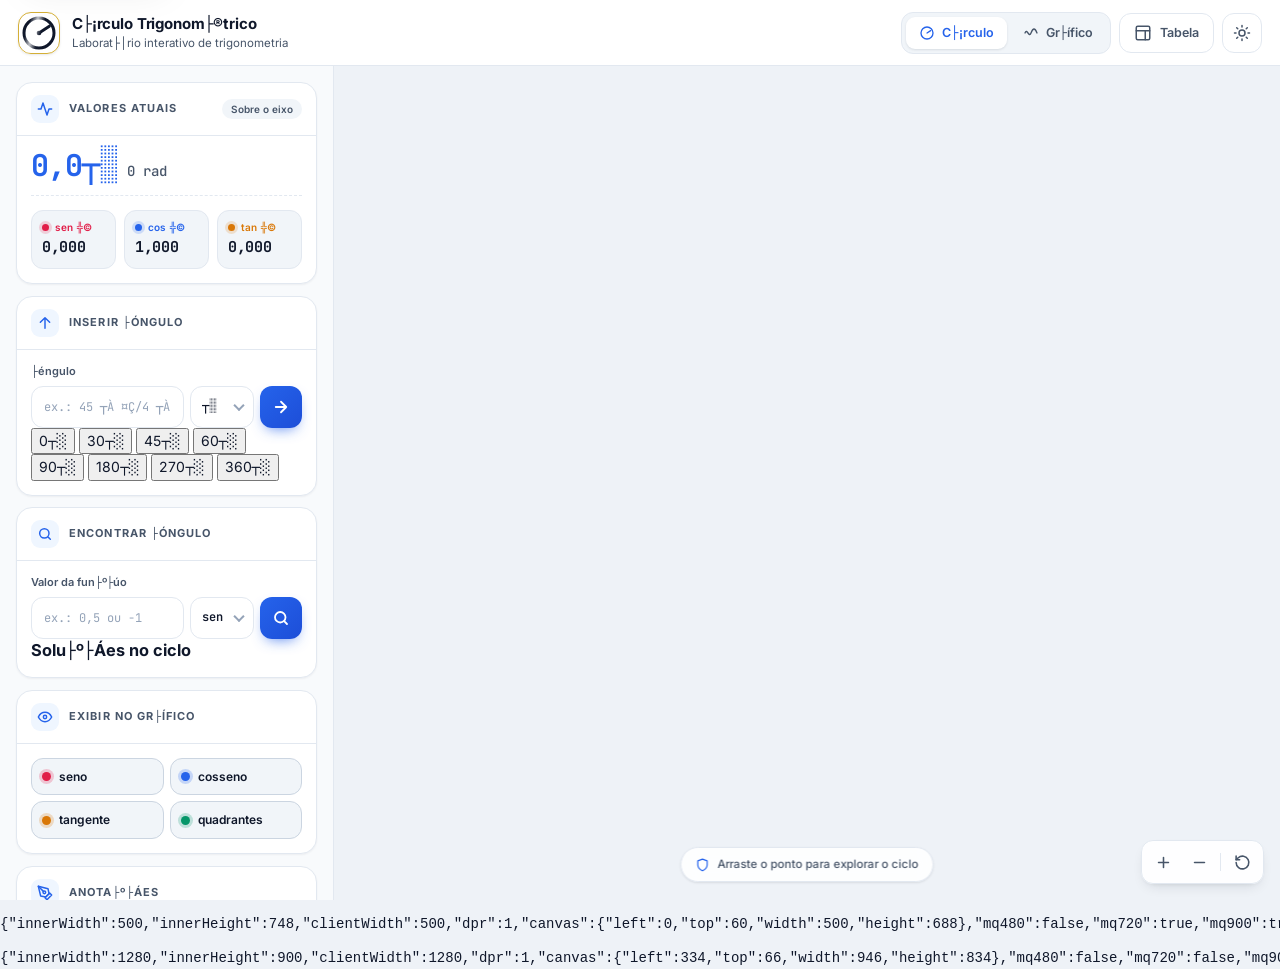
<file: _dumpdims.html>
﻿<!DOCTYPE html>
<html lang="pt-BR" data-theme="dark"><head>
  <meta charset="utf-8">
  <meta name="viewport" content="width=device-width, initial-scale=1, viewport-fit=cover">
  <meta name="color-scheme" content="light dark">
  <meta name="theme-color" content="#0E1627" id="metaThemeColor">

  <title>C├¡rculo Trigonom├®trico Interativo ÔÇö Trigonometria visual</title>
  <meta name="description" content="Explore o c├¡rculo trigonom├®trico: arraste o ├óngulo, visualize seno, cosseno e tangente, compare com o gr├ífico de ondas e consulte a tabela de ├óngulos not├íveis.">
  <meta name="keywords" content="c├¡rculo trigonom├®trico, trigonometria, seno, cosseno, tangente, ├óngulos not├íveis, gr├ífico de ondas">
  <meta name="robots" content="index, follow">

  <meta property="og:type" content="website">
  <meta property="og:locale" content="pt_BR">
  <meta property="og:site_name" content="C├¡rculo Trigonom├®trico">
  <meta property="og:title" content="C├¡rculo Trigonom├®trico Interativo">
  <meta property="og:description" content="Uma ferramenta visual para entender seno, cosseno e tangente na pr├ítica.">
  <meta name="twitter:card" content="summary">
  <meta name="twitter:title" content="C├¡rculo Trigonom├®trico Interativo">
  <meta name="twitter:description" content="Uma ferramenta visual para entender seno, cosseno e tangente na pr├ítica.">

  <link rel="icon" href="data:image/svg+xml,%3Csvg xmlns='http://www.w3.org/2000/svg' viewBox='0 0 32 32'%3E%3Crect width='32' height='32' rx='8' fill='%232563EB'/%3E%3Ccircle cx='16' cy='16' r='9' fill='none' stroke='white' stroke-width='2'/%3E%3Cpath d='M16 16l6-4' stroke='white' stroke-width='2' stroke-linecap='round'/%3E%3Ccircle cx='16' cy='16' r='1.8' fill='white'/%3E%3C/svg%3E">

  <link rel="preconnect" href="https://fonts.googleapis.com">
  <link rel="preconnect" href="https://fonts.gstatic.com" crossorigin="">
  <link rel="stylesheet" href="https://fonts.googleapis.com/css2?family=Inter:wght@400;500;600;700&amp;family=JetBrains+Mono:wght@400;500;700&amp;display=swap">

  <link rel="stylesheet" href="styles.css">

  <script>
    // Define o tema antes da primeira pintura para evitar "flash" de cor.
    (function () {
      var theme = 'light';
      try {
        var saved = localStorage.getItem('trigo-theme');
        if (saved === 'dark' || saved === 'light') theme = saved;
        else if (window.matchMedia('(prefers-color-scheme: dark)').matches) theme = 'dark';
      } catch (e) { /* localStorage indispon├¡vel */ }
      document.documentElement.dataset.theme = theme;
    })();
  </script>

  <script type="application/ld+json">
  {
    "@context": "https://schema.org",
    "@type": "WebApplication",
    "name": "C├¡rculo Trigonom├®trico Interativo",
    "description": "Ferramenta visual para estudar o c├¡rculo trigonom├®trico, o gr├ífico das fun├º├Áes seno, cosseno e tangente e a tabela de ├óngulos not├íveis.",
    "applicationCategory": "EducationalApplication",
    "operatingSystem": "Web",
    "inLanguage": "pt-BR",
    "offers": { "@type": "Offer", "price": "0", "priceCurrency": "BRL" }
  }
  </script>
</head>
<body>
  <a class="skip-link" href="#main">Ir para o conte├║do</a>

  <div class="app">
    <header class="topbar">
      <a class="brand" href="./" aria-label="C├¡rculo Trigonom├®trico ÔÇö in├¡cio">
        <span class="brandMark" aria-hidden="true">
          <svg viewBox="0 0 24 24" fill="none" stroke="currentColor" stroke-width="1.8" stroke-linecap="round" stroke-linejoin="round">
            <circle cx="12" cy="12" r="9"></circle>
            <path d="M12 12l6.2-4.1"></path>
            <circle cx="12" cy="12" r="1.4" fill="currentColor" stroke="none"></circle>
          </svg>
        </span>
        <span class="brandText">
          <span class="brandTitle">C├¡rculo Trigonom├®trico</span>
          <span class="brandSub">Laborat├│rio interativo de trigonometria</span>
        </span>
      </a>

      <div class="topbarActions">
        <div class="segmented" role="group" aria-label="Modo de visualiza├º├úo">
          <button type="button" class="segment active" id="btnViewCircle" aria-pressed="true" title="Ver c├¡rculo trigonom├®trico">
            <svg viewBox="0 0 24 24" fill="none" stroke="currentColor" stroke-width="2" stroke-linecap="round" stroke-linejoin="round" aria-hidden="true">
              <circle cx="12" cy="12" r="9"></circle>
              <path d="M12 12l5.5-3.6"></path>
            </svg>
            <span>C├¡rculo</span>
          </button>
          <button type="button" class="segment" id="btnViewGraph" aria-pressed="false" title="Ver gr├ífico das ondas">
            <svg viewBox="0 0 24 24" fill="none" stroke="currentColor" stroke-width="2" stroke-linecap="round" stroke-linejoin="round" aria-hidden="true">
              <path d="M3 12c3-8 6 8 9 0s6-8 9 0"></path>
            </svg>
            <span>Gr├ífico</span>
          </button>
        </div>

        <button type="button" class="btn" id="btnTable" aria-pressed="false" title="Tabela de ├óngulos not├íveis (T)">
          <svg viewBox="0 0 24 24" fill="none" stroke="currentColor" stroke-width="2" stroke-linecap="round" stroke-linejoin="round" aria-hidden="true">
            <rect x="3" y="3" width="18" height="18" rx="2"></rect>
            <line x1="3" y1="9" x2="21" y2="9"></line>
            <line x1="15" y1="9" x2="15" y2="21"></line>
          </svg>
          <span class="btnLabel">Tabela</span>
        </button>

        <button type="button" class="btn btn-icon" id="btnTheme" aria-label="Alternar tema claro e escuro" title="Alternar tema">
          <svg class="iconSun" viewBox="0 0 24 24" fill="none" stroke="currentColor" stroke-width="2" stroke-linecap="round" stroke-linejoin="round" aria-hidden="true">
            <circle cx="12" cy="12" r="4"></circle>
            <path d="M12 2v2M12 20v2M4.93 4.93l1.41 1.41M17.66 17.66l1.41 1.41M2 12h2M20 12h2M4.93 19.07l1.41-1.41M17.66 6.34l1.41-1.41"></path>
          </svg>
          <svg class="iconMoon" viewBox="0 0 24 24" fill="none" stroke="currentColor" stroke-width="2" stroke-linecap="round" stroke-linejoin="round" aria-hidden="true">
            <path d="M21 12.8A9 9 0 1 1 11.2 3a7 7 0 0 0 9.8 9.8z"></path>
          </svg>
        </button>

        <button type="button" class="btn btn-icon btn-panel-toggle" id="btnPanel" aria-label="Abrir controles" aria-expanded="false" aria-controls="panel">
          <svg viewBox="0 0 24 24" fill="none" stroke="currentColor" stroke-width="2" stroke-linecap="round" stroke-linejoin="round" aria-hidden="true">
            <line x1="3" y1="6" x2="21" y2="6"></line>
            <line x1="3" y1="12" x2="21" y2="12"></line>
            <line x1="3" y1="18" x2="21" y2="18"></line>
          </svg>
        </button>
      </div>
    </header>

    <main class="stage" id="main" tabindex="-1">
      <aside class="panel" id="panel" aria-label="Valores e controles">
        <div class="panelHead">
          <span>Controles</span>
          <button type="button" id="btnPanelClose" aria-label="Fechar controles">
            <svg viewBox="0 0 24 24" width="18" height="18" fill="none" stroke="currentColor" stroke-width="2" stroke-linecap="round" aria-hidden="true">
              <path d="M18 6L6 18M6 6l12 12"></path>
            </svg>
          </button>
        </div>

        <section class="card">
          <div class="cardHeader">
            <span class="cardIcon" aria-hidden="true">
              <svg viewBox="0 0 24 24" fill="none" stroke="currentColor" stroke-width="2.2" stroke-linecap="round" stroke-linejoin="round">
                <polyline points="22 12 18 12 15 21 9 3 6 12 2 12"></polyline>
              </svg>
            </span>
            <h2>Valores atuais</h2>
            <span class="badge" id="quadBadge">Sobre o eixo</span>
          </div>
          <div class="cardBody">
            <div class="angleDisplay">
              <span class="angleDisplayValue" id="angleVal">0,0┬░</span>
              <span class="angleDisplayRad" id="angleRadVal">0 rad</span>
            </div>
            <div class="metrics">
              <div class="metric sin">
                <span class="metricLabel">sen ╬©</span>
                <strong class="metricValue" id="sinVal">0,000</strong>
              </div>
              <div class="metric cos">
                <span class="metricLabel">cos ╬©</span>
                <strong class="metricValue" id="cosVal">1,000</strong>
              </div>
              <div class="metric tan">
                <span class="metricLabel">tan ╬©</span>
                <strong class="metricValue" id="tanVal">0,000</strong>
              </div>
            </div>
          </div>
        </section>

        <section class="card">
          <div class="cardHeader">
            <span class="cardIcon" aria-hidden="true">
              <svg viewBox="0 0 24 24" fill="none" stroke="currentColor" stroke-width="2.2" stroke-linecap="round" stroke-linejoin="round">
                <path d="M12 20V4M5 11l7-7 7 7"></path>
              </svg>
            </span>
            <h2>Inserir ├óngulo</h2>
          </div>
          <div class="cardBody">
            <div class="field">
              <label class="fieldLabel" for="angleInput">├éngulo</label>
              <div class="inputRow">
                <input type="text" id="angleInput" placeholder="ex.: 45 ┬À ¤Ç/4 ┬À 720" inputmode="decimal" autocomplete="off" spellcheck="false">
                <span class="selectWrap">
                  <select id="angleUnit" aria-label="Unidade do ├óngulo" data-prev="deg">
                    <option value="deg">┬░</option>
                    <option value="rad">rad</option>
                    <option value="pi">¤Ç</option>
                  </select>
                </span>
                <button type="button" class="btnPrimary" id="angleApply" title="Aplicar ├óngulo" aria-label="Aplicar ├óngulo">
                  <svg viewBox="0 0 24 24" fill="none" stroke="currentColor" stroke-width="2.4" stroke-linecap="round" stroke-linejoin="round" aria-hidden="true">
                    <path d="M5 12h14M12 5l7 7-7 7"></path>
                  </svg>
                </button>
              </div>
            </div>
            <div class="quickAngles" aria-label="├éngulos r├ípidos">
              <button type="button" class="quickChip" data-angle="0">0┬░</button>
              <button type="button" class="quickChip" data-angle="30">30┬░</button>
              <button type="button" class="quickChip" data-angle="45">45┬░</button>
              <button type="button" class="quickChip" data-angle="60">60┬░</button>
              <button type="button" class="quickChip" data-angle="90">90┬░</button>
              <button type="button" class="quickChip" data-angle="180">180┬░</button>
              <button type="button" class="quickChip" data-angle="270">270┬░</button>
              <button type="button" class="quickChip" data-angle="360">360┬░</button>
            </div>
          </div>
        </section>

        <section class="card">
          <div class="cardHeader">
            <span class="cardIcon" aria-hidden="true">
              <svg viewBox="0 0 24 24" fill="none" stroke="currentColor" stroke-width="2.2" stroke-linecap="round" stroke-linejoin="round">
                <circle cx="11" cy="11" r="7"></circle>
                <path d="m20 20-3.5-3.5"></path>
              </svg>
            </span>
            <h2>Encontrar ├óngulo</h2>
          </div>
          <div class="cardBody">
            <div class="field">
              <label class="fieldLabel" for="trigInput">Valor da fun├º├úo</label>
              <div class="inputRow">
                <input type="text" id="trigInput" placeholder="ex.: 0,5 ou -1" inputmode="decimal" autocomplete="off" spellcheck="false">
                <span class="selectWrap">
                  <select id="trigFunc" aria-label="Fun├º├úo trigonom├®trica">
                    <option value="sin">sen</option>
                    <option value="cos">cos</option>
                    <option value="tan">tan</option>
                  </select>
                </span>
                <button type="button" class="btnPrimary" id="trigApply" title="Buscar ├óngulos" aria-label="Buscar ├óngulos">
                  <svg viewBox="0 0 24 24" fill="none" stroke="currentColor" stroke-width="2.4" stroke-linecap="round" stroke-linejoin="round" aria-hidden="true">
                    <circle cx="11" cy="11" r="7"></circle>
                    <path d="m20 20-3.5-3.5"></path>
                  </svg>
                </button>
              </div>
            </div>
            <div class="solutionsBox" id="solutionsBox" role="status">
              <h3>Solu├º├Áes no ciclo</h3>
              <div class="solutionsList" id="solutionsList"></div>
            </div>
          </div>
        </section>

        <section class="card">
          <div class="cardHeader">
            <span class="cardIcon" aria-hidden="true">
              <svg viewBox="0 0 24 24" fill="none" stroke="currentColor" stroke-width="2.2" stroke-linecap="round" stroke-linejoin="round">
                <path d="M2 12s3.5-7 10-7 10 7 10 7-3.5 7-10 7S2 12 2 12z"></path>
                <circle cx="12" cy="12" r="2.5"></circle>
              </svg>
            </span>
            <h2>Exibir no gr├ífico</h2>
          </div>
          <div class="cardBody">
            <div class="toggleGrid">
              <button type="button" class="toggleChip" data-filter="sin" aria-pressed="true">
                <span class="dot" aria-hidden="true"></span>seno
              </button>
              <button type="button" class="toggleChip" data-filter="cos" aria-pressed="true">
                <span class="dot" aria-hidden="true"></span>cosseno
              </button>
              <button type="button" class="toggleChip" data-filter="tan" aria-pressed="true">
                <span class="dot" aria-hidden="true"></span>tangente
              </button>
              <button type="button" class="toggleChip" data-filter="quad" id="btnQuadFilter" aria-pressed="true">
                <span class="dot" aria-hidden="true"></span>quadrantes
              </button>
            </div>
          </div>
        </section>

        <section class="card">
          <div class="cardHeader">
            <span class="cardIcon" aria-hidden="true">
              <svg viewBox="0 0 24 24" fill="none" stroke="currentColor" stroke-width="2.2" stroke-linecap="round" stroke-linejoin="round">
                <path d="M12 19l7-7 3 3-7 7-3-3z"></path>
                <path d="M18 13l-1.5-7.5L2 2l3.5 14.5L13 18l5-5z"></path>
                <path d="M2 2l7.586 7.586"></path>
                <circle cx="11" cy="11" r="2"></circle>
              </svg>
            </span>
            <h2>Anota├º├Áes</h2>
          </div>
          <div class="cardBody">
            <div class="toolGrid">
              <button type="button" class="toolBtn" id="btnDraw" aria-pressed="false" title="L├ípis (D)">
                <svg viewBox="0 0 24 24" fill="none" stroke="currentColor" stroke-width="2" stroke-linecap="round" stroke-linejoin="round" aria-hidden="true">
                  <path d="M12 19l7-7 3 3-7 7-3-3z"></path>
                  <path d="M18 13l-1.5-7.5L2 2l3.5 14.5L13 18l5-5z"></path>
                  <path d="M2 2l7.586 7.586"></path>
                  <circle cx="11" cy="11" r="2"></circle>
                </svg>
                L├ípis
              </button>
              <button type="button" class="toolBtn" id="btnErase" aria-pressed="false" title="Borracha (E)">
                <svg viewBox="0 0 24 24" fill="none" stroke="currentColor" stroke-width="2" stroke-linecap="round" stroke-linejoin="round" aria-hidden="true">
                  <path d="M20 20H7L3 16a2 2 0 0 1 0-2.83l10-10a2 2 0 0 1 2.83 0l5 5a2 2 0 0 1 0 2.83L11 20"></path>
                  <line x1="8" y1="12" x2="14" y2="18"></line>
                </svg>
                Borracha
              </button>
              <button type="button" class="toolBtn" id="btnClear" title="Limpar desenhos">
                <svg viewBox="0 0 24 24" fill="none" stroke="currentColor" stroke-width="2" stroke-linecap="round" stroke-linejoin="round" aria-hidden="true">
                  <polyline points="3 6 5 6 21 6"></polyline>
                  <path d="M19 6l-1 14a2 2 0 0 1-2 2H8a2 2 0 0 1-2-2L5 6"></path>
                  <path d="M10 11v6M14 11v6"></path>
                  <path d="M9 6V4a1 1 0 0 1 1-1h4a1 1 0 0 1 1 1v2"></path>
                </svg>
                Limpar
              </button>
            </div>
            <div class="colorPicker" id="colorPicker">
              <span class="colorPickerLabel">Cor</span>
              <button type="button" class="swatch selected" data-color="ink" aria-label="Tinta padr├úo"></button>
              <button type="button" class="swatch" data-color="#2563EB" style="background:#2563EB" aria-label="Azul"></button>
              <button type="button" class="swatch" data-color="#E11D48" style="background:#E11D48" aria-label="Vermelho"></button>
              <button type="button" class="swatch" data-color="#D97706" style="background:#D97706" aria-label="Laranja"></button>
              <button type="button" class="swatch" data-color="#059669" style="background:#059669" aria-label="Verde"></button>
              <button type="button" class="swatch" data-color="#7C3AED" style="background:#7C3AED" aria-label="Roxo"></button>
            </div>
          </div>
        </section>

        <details class="help">
          <summary>
            Como usar
            <svg class="chev" viewBox="0 0 24 24" width="15" height="15" fill="none" stroke="currentColor" stroke-width="2.4" stroke-linecap="round" stroke-linejoin="round" aria-hidden="true">
              <path d="M9 18l6-6-6-6"></path>
            </svg>
          </summary>
          <div class="helpBody">
            <ul>
              <li>Arraste o ponto sobre o c├¡rculo para mudar o ├óngulo.</li>
              <li>Use a roda do mouse, o gesto de pin├ºa ou os bot├Áes de zoom para aproximar.</li>
              <li>Alterne entre <strong>C├¡rculo</strong> e <strong>Gr├ífico</strong> para comparar as fun├º├Áes.</li>
              <li>Clique em um resultado de ÔÇ£Encontrar ├ónguloÔÇØ para destac├í-lo no ciclo.</li>
            </ul>
            <p>Atalhos: <kbd>R</kbd> reinicia ┬À <kbd>T</kbd> tabela ┬À <kbd>D</kbd> l├ípis ┬À <kbd>E</kbd> borracha ┬À <kbd>Esc</kbd> fecha pain├®is.</p>
          </div>
        </details>
      </aside>

      <div class="viewport">
        <canvas id="canvas" role="img" aria-label="C├¡rculo trigonom├®trico unit├írio com um ponto m├│vel que define o ├óngulo. Os valores de seno, cosseno e tangente aparecem no painel de valores." width="500" height="688" class="is-grab"></canvas>

        <div class="hint" id="hint">
          <svg viewBox="0 0 24 24" fill="none" stroke="currentColor" stroke-width="2" stroke-linecap="round" stroke-linejoin="round" aria-hidden="true">
            <path d="M12 22s8-4 8-10V5l-8-3-8 3v7c0 6 8 10 8 10z"></path>
          </svg>
          Arraste o ponto para explorar o ciclo
        </div>

        <div class="zoomTools" role="group" aria-label="Controles de zoom">
          <button type="button" id="btnZoomIn" title="Aumentar zoom" aria-label="Aumentar zoom">
            <svg viewBox="0 0 24 24" fill="none" stroke="currentColor" stroke-width="2.2" stroke-linecap="round" aria-hidden="true">
              <path d="M12 5v14M5 12h14"></path>
            </svg>
          </button>
          <button type="button" id="btnZoomOut" title="Diminuir zoom" aria-label="Diminuir zoom">
            <svg viewBox="0 0 24 24" fill="none" stroke="currentColor" stroke-width="2.2" stroke-linecap="round" aria-hidden="true">
              <path d="M5 12h14"></path>
            </svg>
          </button>
          <span class="divider" aria-hidden="true"></span>
          <button type="button" id="btnReset" title="Reiniciar (R)" aria-label="Reiniciar visualiza├º├úo">
            <svg viewBox="0 0 24 24" fill="none" stroke="currentColor" stroke-width="2.2" stroke-linecap="round" stroke-linejoin="round" aria-hidden="true">
              <path d="M3 12a9 9 0 1 0 3-6.7L3 8"></path>
              <path d="M3 3v5h5"></path>
            </svg>
          </button>
        </div>

        <section class="tableDrawer hidden" id="angleTable" aria-labelledby="tableTitle">
          <div class="tableHeader">
            <h2 id="tableTitle">├éngulos not├íveis</h2>
            <button type="button" class="closeBtn" id="btnTableClose" aria-label="Fechar tabela">
              <svg viewBox="0 0 24 24" width="16" height="16" fill="none" stroke="currentColor" stroke-width="2" stroke-linecap="round" aria-hidden="true">
                <path d="M18 6L6 18M6 6l12 12"></path>
              </svg>
            </button>
          </div>
          <div class="tableBody">
            <table>
              <thead>
                <tr><th scope="col">╬©</th><th scope="col">rad</th><th scope="col">sen</th><th scope="col">cos</th><th scope="col">tan</th></tr>
              </thead>
              <tbody>
                <tr class="section-title"><td colspan="5">1┬║ quadrante</td></tr>
                <tr><td class="col-angle">0┬░</td><td>0</td><td class="col-sin">0</td><td class="col-cos">1</td><td class="col-tan">0</td></tr>
                <tr><td class="col-angle">30┬░</td><td>¤Ç/6</td><td class="col-sin">1/2</td><td class="col-cos">ÔêÜ3/2</td><td class="col-tan">ÔêÜ3/3</td></tr>
                <tr><td class="col-angle">45┬░</td><td>¤Ç/4</td><td class="col-sin">ÔêÜ2/2</td><td class="col-cos">ÔêÜ2/2</td><td class="col-tan">1</td></tr>
                <tr><td class="col-angle">60┬░</td><td>¤Ç/3</td><td class="col-sin">ÔêÜ3/2</td><td class="col-cos">1/2</td><td class="col-tan">ÔêÜ3</td></tr>
                <tr><td class="col-angle">90┬░</td><td>¤Ç/2</td><td class="col-sin">1</td><td class="col-cos">0</td><td class="col-tan">Ôê×</td></tr>
                <tr class="section-title"><td colspan="5">2┬║ quadrante</td></tr>
                <tr><td class="col-angle">120┬░</td><td>2¤Ç/3</td><td class="col-sin">ÔêÜ3/2</td><td class="col-cos">-1/2</td><td class="col-tan">-ÔêÜ3</td></tr>
                <tr><td class="col-angle">135┬░</td><td>3¤Ç/4</td><td class="col-sin">ÔêÜ2/2</td><td class="col-cos">-ÔêÜ2/2</td><td class="col-tan">-1</td></tr>
                <tr><td class="col-angle">150┬░</td><td>5¤Ç/6</td><td class="col-sin">1/2</td><td class="col-cos">-ÔêÜ3/2</td><td class="col-tan">-ÔêÜ3/3</td></tr>
                <tr><td class="col-angle">180┬░</td><td>¤Ç</td><td class="col-sin">0</td><td class="col-cos">-1</td><td class="col-tan">0</td></tr>
                <tr class="section-title"><td colspan="5">3┬║ quadrante</td></tr>
                <tr><td class="col-angle">210┬░</td><td>7¤Ç/6</td><td class="col-sin">-1/2</td><td class="col-cos">-ÔêÜ3/2</td><td class="col-tan">ÔêÜ3/3</td></tr>
                <tr><td class="col-angle">225┬░</td><td>5¤Ç/4</td><td class="col-sin">-ÔêÜ2/2</td><td class="col-cos">-ÔêÜ2/2</td><td class="col-tan">1</td></tr>
                <tr><td class="col-angle">240┬░</td><td>4¤Ç/3</td><td class="col-sin">-ÔêÜ3/2</td><td class="col-cos">-1/2</td><td class="col-tan">ÔêÜ3</td></tr>
                <tr><td class="col-angle">270┬░</td><td>3¤Ç/2</td><td class="col-sin">-1</td><td class="col-cos">0</td><td class="col-tan">Ôê×</td></tr>
                <tr class="section-title"><td colspan="5">4┬║ quadrante</td></tr>
                <tr><td class="col-angle">300┬░</td><td>5¤Ç/3</td><td class="col-sin">-ÔêÜ3/2</td><td class="col-cos">1/2</td><td class="col-tan">-ÔêÜ3</td></tr>
                <tr><td class="col-angle">315┬░</td><td>7¤Ç/4</td><td class="col-sin">-ÔêÜ2/2</td><td class="col-cos">ÔêÜ2/2</td><td class="col-tan">-1</td></tr>
                <tr><td class="col-angle">330┬░</td><td>11¤Ç/6</td><td class="col-sin">-1/2</td><td class="col-cos">ÔêÜ3/2</td><td class="col-tan">-ÔêÜ3/3</td></tr>
                <tr><td class="col-angle">360┬░</td><td>2¤Ç</td><td class="col-sin">0</td><td class="col-cos">1</td><td class="col-tan">0</td></tr>
              </tbody>
            </table>
          </div>
        </section>
      </div>
    </main>
  </div>

  <div class="backdrop" id="backdrop"></div>

  <script src="app.js" defer=""></script>
  <script src="_dims.js" defer=""></script>


<pre id="__dims">{"innerWidth":500,"innerHeight":748,"clientWidth":500,"dpr":1,"canvas":{"left":0,"top":60,"width":500,"height":688},"mq480":false,"mq720":true,"mq900":true,"topbar":500,"brandDisplay":"flex","actions":{"left":257,"right":488,"width":231}}</pre></body></html>
</file>
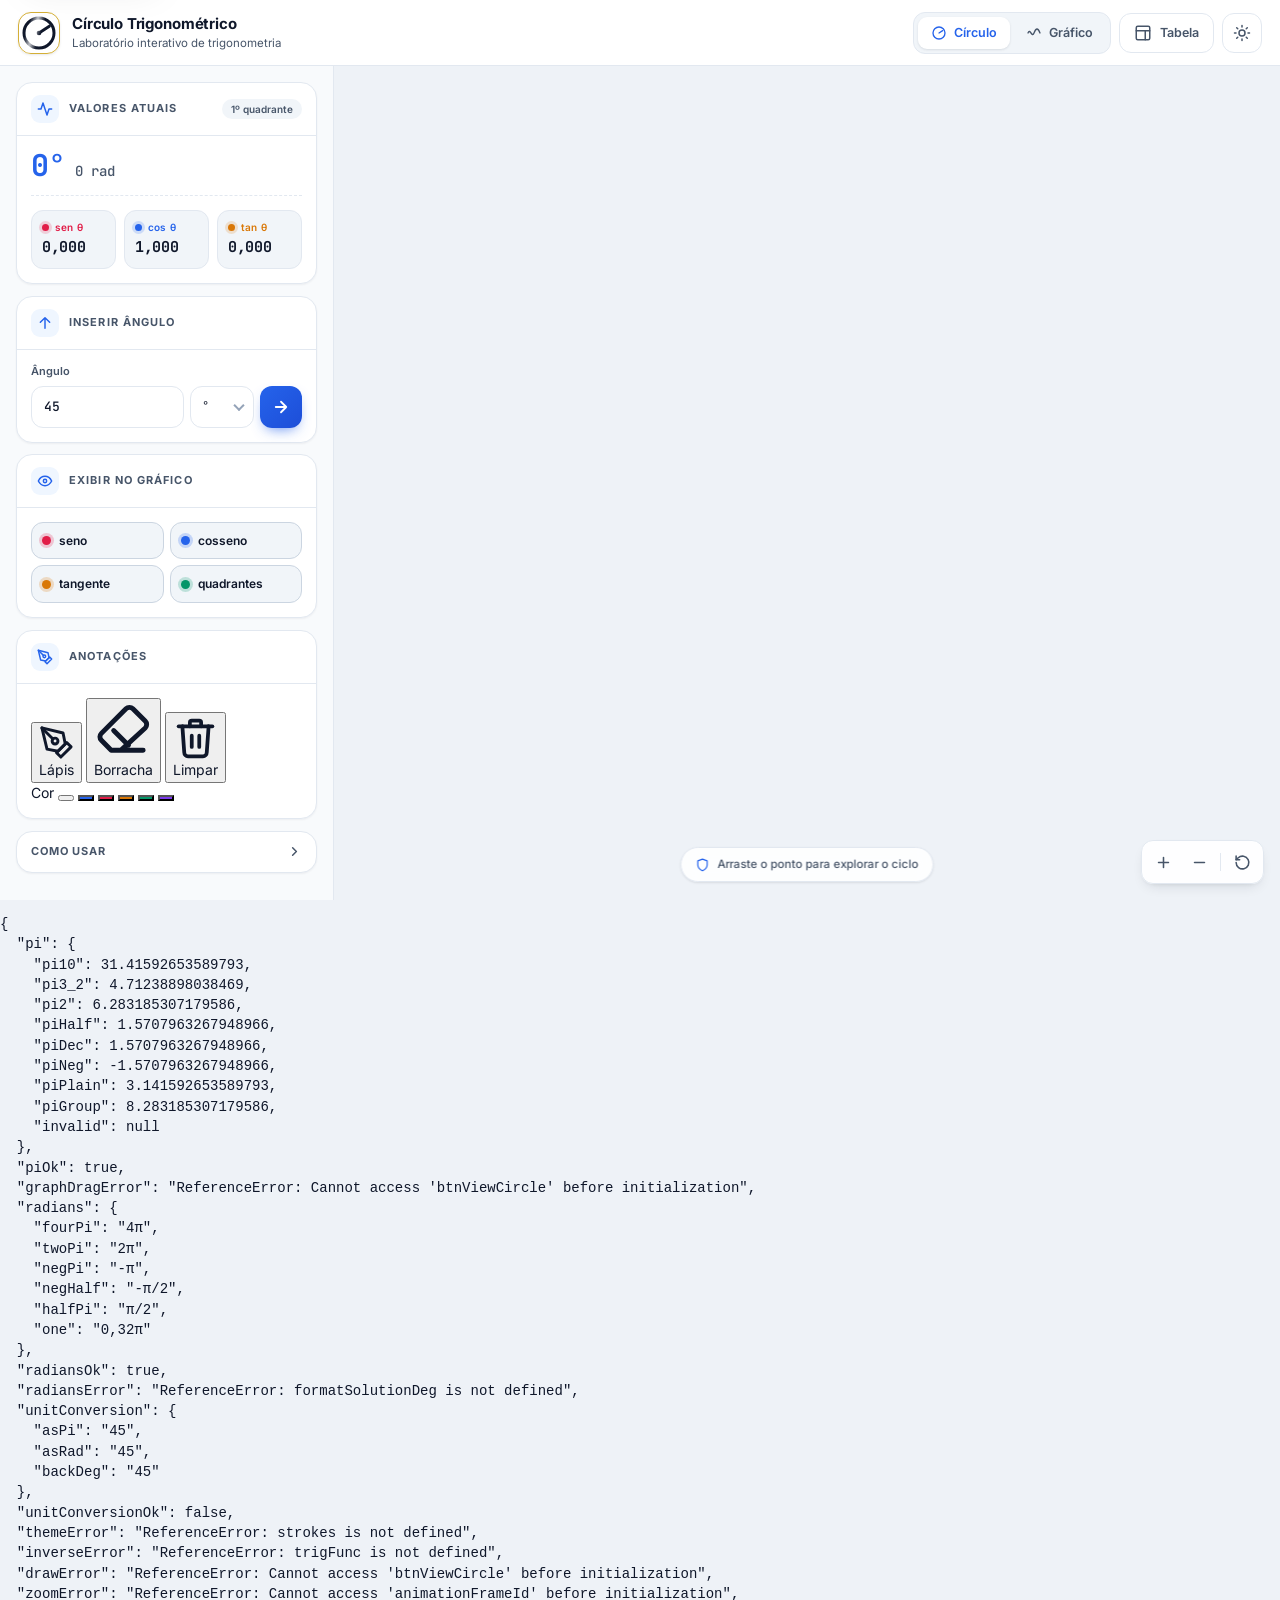
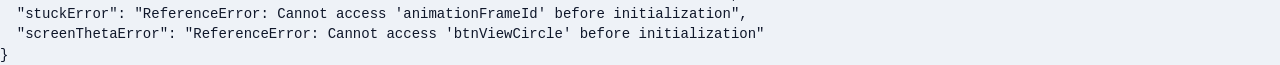
<file: _test.html>
<!DOCTYPE html>
<html lang="pt-BR">
<head>
  <meta charset="utf-8">
  <meta name="viewport" content="width=device-width, initial-scale=1, viewport-fit=cover">
  <meta name="color-scheme" content="light dark">
  <meta name="theme-color" content="#2563EB" id="metaThemeColor">

  <title>Círculo Trigonométrico Interativo — Trigonometria visual</title>
  <meta name="description" content="Explore o círculo trigonométrico: arraste o ângulo, visualize seno, cosseno e tangente, compare com o gráfico de ondas e consulte a tabela de ângulos notáveis.">
  <meta name="keywords" content="círculo trigonométrico, trigonometria, seno, cosseno, tangente, ângulos notáveis, gráfico de ondas">
  <meta name="robots" content="index, follow">

  <meta property="og:type" content="website">
  <meta property="og:locale" content="pt_BR">
  <meta property="og:site_name" content="Círculo Trigonométrico">
  <meta property="og:title" content="Círculo Trigonométrico Interativo">
  <meta property="og:description" content="Uma ferramenta visual para entender seno, cosseno e tangente na prática.">
  <meta name="twitter:card" content="summary">
  <meta name="twitter:title" content="Círculo Trigonométrico Interativo">
  <meta name="twitter:description" content="Uma ferramenta visual para entender seno, cosseno e tangente na prática.">

  <link rel="icon" href="data:image/svg+xml,%3Csvg xmlns='http://www.w3.org/2000/svg' viewBox='0 0 32 32'%3E%3Crect width='32' height='32' rx='8' fill='%232563EB'/%3E%3Ccircle cx='16' cy='16' r='9' fill='none' stroke='white' stroke-width='2'/%3E%3Cpath d='M16 16l6-4' stroke='white' stroke-width='2' stroke-linecap='round'/%3E%3Ccircle cx='16' cy='16' r='1.8' fill='white'/%3E%3C/svg%3E">

  <link rel="preconnect" href="https://fonts.googleapis.com">
  <link rel="preconnect" href="https://fonts.gstatic.com" crossorigin>
  <link rel="stylesheet" href="https://fonts.googleapis.com/css2?family=Inter:wght@400;500;600;700&family=JetBrains+Mono:wght@400;500;700&display=swap">

  <link rel="stylesheet" href="styles.css">

  <script>
    // Define o tema antes da primeira pintura para evitar "flash" de cor.
    (function () {
      var theme = 'light';
      try {
        var saved = localStorage.getItem('trigo-theme');
        if (saved === 'dark' || saved === 'light') theme = saved;
        else if (window.matchMedia('(prefers-color-scheme: dark)').matches) theme = 'dark';
      } catch (e) { /* localStorage indisponível */ }
      document.documentElement.dataset.theme = theme;
    })();
  </script>

  <script type="application/ld+json">
  {
    "@context": "https://schema.org",
    "@type": "WebApplication",
    "name": "Círculo Trigonométrico Interativo",
    "description": "Ferramenta visual para estudar o círculo trigonométrico, o gráfico das funções seno, cosseno e tangente e a tabela de ângulos notáveis.",
    "applicationCategory": "EducationalApplication",
    "operatingSystem": "Web",
    "inLanguage": "pt-BR",
    "offers": { "@type": "Offer", "price": "0", "priceCurrency": "BRL" }
  }
  </script>
</head>
<body>
  <a class="skip-link" href="#main">Ir para o conteúdo</a>

  <div class="app">
    <header class="topbar">
      <a class="brand" href="./" aria-label="Círculo Trigonométrico — início">
        <span class="brandMark" aria-hidden="true">
          <svg viewBox="0 0 24 24" fill="none" stroke="currentColor" stroke-width="1.8" stroke-linecap="round" stroke-linejoin="round">
            <circle cx="12" cy="12" r="9"></circle>
            <path d="M12 12l6.2-4.1"></path>
            <circle cx="12" cy="12" r="1.4" fill="currentColor" stroke="none"></circle>
          </svg>
        </span>
        <span class="brandText">
          <span class="brandTitle">Círculo Trigonométrico</span>
          <span class="brandSub">Laboratório interativo de trigonometria</span>
        </span>
      </a>

      <div class="topbarActions">
        <div class="segmented" role="group" aria-label="Modo de visualização">
          <button type="button" class="segment active" id="btnViewCircle" aria-pressed="true" title="Ver círculo trigonométrico">
            <svg viewBox="0 0 24 24" fill="none" stroke="currentColor" stroke-width="2" stroke-linecap="round" stroke-linejoin="round" aria-hidden="true">
              <circle cx="12" cy="12" r="9"></circle>
              <path d="M12 12l5.5-3.6"></path>
            </svg>
            <span>Círculo</span>
          </button>
          <button type="button" class="segment" id="btnViewGraph" aria-pressed="false" title="Ver gráfico das ondas">
            <svg viewBox="0 0 24 24" fill="none" stroke="currentColor" stroke-width="2" stroke-linecap="round" stroke-linejoin="round" aria-hidden="true">
              <path d="M3 12c3-8 6 8 9 0s6-8 9 0"></path>
            </svg>
            <span>Gráfico</span>
          </button>
        </div>

        <button type="button" class="btn" id="btnTable" aria-pressed="false" title="Tabela de ângulos notáveis (T)">
          <svg viewBox="0 0 24 24" fill="none" stroke="currentColor" stroke-width="2" stroke-linecap="round" stroke-linejoin="round" aria-hidden="true">
            <rect x="3" y="3" width="18" height="18" rx="2"></rect>
            <line x1="3" y1="9" x2="21" y2="9"></line>
            <line x1="15" y1="9" x2="15" y2="21"></line>
          </svg>
          <span class="btnLabel">Tabela</span>
        </button>

        <button type="button" class="btn btn-icon" id="btnTheme" aria-label="Alternar tema claro e escuro" title="Alternar tema">
          <svg class="iconSun" viewBox="0 0 24 24" fill="none" stroke="currentColor" stroke-width="2" stroke-linecap="round" stroke-linejoin="round" aria-hidden="true">
            <circle cx="12" cy="12" r="4"></circle>
            <path d="M12 2v2M12 20v2M4.93 4.93l1.41 1.41M17.66 17.66l1.41 1.41M2 12h2M20 12h2M4.93 19.07l1.41-1.41M17.66 6.34l1.41-1.41"></path>
          </svg>
          <svg class="iconMoon" viewBox="0 0 24 24" fill="none" stroke="currentColor" stroke-width="2" stroke-linecap="round" stroke-linejoin="round" aria-hidden="true">
            <path d="M21 12.8A9 9 0 1 1 11.2 3a7 7 0 0 0 9.8 9.8z"></path>
          </svg>
        </button>

        <button type="button" class="btn btn-icon btn-panel-toggle" id="btnPanel" aria-label="Abrir controles" aria-expanded="false" aria-controls="panel">
          <svg viewBox="0 0 24 24" fill="none" stroke="currentColor" stroke-width="2" stroke-linecap="round" stroke-linejoin="round" aria-hidden="true">
            <line x1="3" y1="6" x2="21" y2="6"></line>
            <line x1="3" y1="12" x2="21" y2="12"></line>
            <line x1="3" y1="18" x2="21" y2="18"></line>
          </svg>
        </button>
      </div>
    </header>

    <main class="stage" id="main" tabindex="-1">
      <aside class="panel" id="panel" aria-label="Valores e controles">
        <div class="panelHead">
          <span>Controles</span>
          <button type="button" id="btnPanelClose" aria-label="Fechar controles">
            <svg viewBox="0 0 24 24" width="18" height="18" fill="none" stroke="currentColor" stroke-width="2" stroke-linecap="round" aria-hidden="true">
              <path d="M18 6L6 18M6 6l12 12"></path>
            </svg>
          </button>
        </div>

        <section class="card">
          <div class="cardHeader">
            <span class="cardIcon" aria-hidden="true">
              <svg viewBox="0 0 24 24" fill="none" stroke="currentColor" stroke-width="2.2" stroke-linecap="round" stroke-linejoin="round">
                <polyline points="22 12 18 12 15 21 9 3 6 12 2 12"></polyline>
              </svg>
            </span>
            <h2>Valores atuais</h2>
            <span class="badge" id="quadBadge">1º quadrante</span>
          </div>
          <div class="cardBody">
            <div class="angleDisplay">
              <span class="angleDisplayValue" id="angleVal">0°</span>
              <span class="angleDisplayRad" id="angleRadVal">0 rad</span>
            </div>
            <div class="metrics">
              <div class="metric sin">
                <span class="metricLabel">sen θ</span>
                <strong class="metricValue" id="sinVal">0,000</strong>
              </div>
              <div class="metric cos">
                <span class="metricLabel">cos θ</span>
                <strong class="metricValue" id="cosVal">1,000</strong>
              </div>
              <div class="metric tan">
                <span class="metricLabel">tan θ</span>
                <strong class="metricValue" id="tanVal">0,000</strong>
              </div>
            </div>
          </div>
        </section>

        <section class="card" id="angleSection">
          <div class="cardHeader">
            <span class="cardIcon" aria-hidden="true">
              <svg viewBox="0 0 24 24" fill="none" stroke="currentColor" stroke-width="2.2" stroke-linecap="round" stroke-linejoin="round">
                <path d="M12 20V4M5 11l7-7 7 7"></path>
              </svg>
            </span>
            <h2>Inserir ângulo</h2>
          </div>
          <div class="cardBody">
            <div class="field">
              <label class="fieldLabel" for="angleInput">Ângulo</label>
              <div class="inputRow">
                <input type="text" id="angleInput" placeholder="0 a 360°" inputmode="decimal" autocomplete="off" spellcheck="false">
                <span class="selectWrap">
                  <select id="angleUnit" aria-label="Unidade do ângulo">
                    <option value="deg">°</option>
                    <option value="rad">rad</option>
                    <option value="pi">π</option>
                  </select>
                </span>
                <button type="button" class="btnPrimary" id="angleApply" title="Aplicar ângulo" aria-label="Aplicar ângulo">
                  <svg viewBox="0 0 24 24" fill="none" stroke="currentColor" stroke-width="2.4" stroke-linecap="round" stroke-linejoin="round" aria-hidden="true">
                    <path d="M5 12h14M12 5l7 7-7 7"></path>
                  </svg>
                </button>
              </div>
            </div>
          </div>
        </section>

        <section class="card graphFunctionCard" id="graphFunctionSection" aria-labelledby="graphFunctionTitle">
          <div class="cardHeader">
            <span class="cardIcon" aria-hidden="true">
              <svg viewBox="0 0 24 24" fill="none" stroke="currentColor" stroke-width="2.2" stroke-linecap="round" stroke-linejoin="round" aria-hidden="true">
                <path d="M3 12c3-8 6 8 9 0s6-8 9 0"></path>
              </svg>
            </span>
            <h2 id="graphFunctionTitle">Função personalizada</h2>
          </div>
          <div class="cardBody">
            <label class="fieldLabel" for="graphFunctionInput">Função de seno ou cosseno</label>
            <div class="inputRow">
              <input type="text" id="graphFunctionInput" placeholder="ex.: f(x) = sen 4x" autocomplete="off" spellcheck="false">
              <button type="button" class="btnPrimary" id="graphFunctionApply" title="Exibir função no gráfico" aria-label="Exibir função no gráfico">
                <svg viewBox="0 0 24 24" fill="none" stroke="currentColor" stroke-width="2.4" stroke-linecap="round" stroke-linejoin="round" aria-hidden="true">
                  <path d="M5 12h14M12 5l7 7-7 7"></path>
                </svg>
              </button>
            </div>
          </div>
        </section>

        <section class="card" id="graphVisibilityCard">
          <div class="cardHeader">
            <span class="cardIcon" aria-hidden="true">
              <svg viewBox="0 0 24 24" fill="none" stroke="currentColor" stroke-width="2.2" stroke-linecap="round" stroke-linejoin="round">
                <path d="M2 12s3.5-7 10-7 10 7 10 7-3.5 7-10 7S2 12 2 12z"></path>
                <circle cx="12" cy="12" r="2.5"></circle>
              </svg>
            </span>
            <h2>Exibir no gráfico</h2>
          </div>
          <div class="cardBody">
            <div class="toggleGrid">
              <button type="button" class="toggleChip" data-filter="sin" aria-pressed="true">
                <span class="dot" aria-hidden="true"></span>seno
              </button>
              <button type="button" class="toggleChip" data-filter="cos" aria-pressed="true">
                <span class="dot" aria-hidden="true"></span>cosseno
              </button>
              <button type="button" class="toggleChip" data-filter="tan" aria-pressed="true">
                <span class="dot" aria-hidden="true"></span>tangente
              </button>
              <button type="button" class="toggleChip" data-filter="quad" id="btnQuadFilter" aria-pressed="true">
                <span class="dot" aria-hidden="true"></span>quadrantes
              </button>
            </div>
          </div>
        </section>

        <section class="card">
          <div class="cardHeader">
            <span class="cardIcon" aria-hidden="true">
              <svg viewBox="0 0 24 24" fill="none" stroke="currentColor" stroke-width="2.2" stroke-linecap="round" stroke-linejoin="round">
                <path d="M12 19l7-7 3 3-7 7-3-3z"></path>
                <path d="M18 13l-1.5-7.5L2 2l3.5 14.5L13 18l5-5z"></path>
                <path d="M2 2l7.586 7.586"></path>
                <circle cx="11" cy="11" r="2"></circle>
              </svg>
            </span>
            <h2>Anotações</h2>
          </div>
          <div class="cardBody">
            <div class="toolGrid">
              <button type="button" class="toolBtn" id="btnDraw" aria-pressed="false" title="Lápis (D)">
                <svg viewBox="0 0 24 24" fill="none" stroke="currentColor" stroke-width="2" stroke-linecap="round" stroke-linejoin="round" aria-hidden="true">
                  <path d="M12 19l7-7 3 3-7 7-3-3z"></path>
                  <path d="M18 13l-1.5-7.5L2 2l3.5 14.5L13 18l5-5z"></path>
                  <path d="M2 2l7.586 7.586"></path>
                  <circle cx="11" cy="11" r="2"></circle>
                </svg>
                Lápis
              </button>
              <button type="button" class="toolBtn" id="btnErase" aria-pressed="false" title="Borracha (E)">
                <svg viewBox="0 0 24 24" fill="none" stroke="currentColor" stroke-width="2" stroke-linecap="round" stroke-linejoin="round" aria-hidden="true">
                  <path d="M20 20H7L3 16a2 2 0 0 1 0-2.83l10-10a2 2 0 0 1 2.83 0l5 5a2 2 0 0 1 0 2.83L11 20"></path>
                  <line x1="8" y1="12" x2="14" y2="18"></line>
                </svg>
                Borracha
              </button>
              <button type="button" class="toolBtn" id="btnClear" title="Limpar desenhos">
                <svg viewBox="0 0 24 24" fill="none" stroke="currentColor" stroke-width="2" stroke-linecap="round" stroke-linejoin="round" aria-hidden="true">
                  <polyline points="3 6 5 6 21 6"></polyline>
                  <path d="M19 6l-1 14a2 2 0 0 1-2 2H8a2 2 0 0 1-2-2L5 6"></path>
                  <path d="M10 11v6M14 11v6"></path>
                  <path d="M9 6V4a1 1 0 0 1 1-1h4a1 1 0 0 1 1 1v2"></path>
                </svg>
                Limpar
              </button>
            </div>
            <div class="colorPicker" id="colorPicker">
              <span class="colorPickerLabel">Cor</span>
              <button type="button" class="swatch selected" data-color="ink" aria-label="Tinta padrão"></button>
              <button type="button" class="swatch" data-color="#2563EB" style="background:#2563EB" aria-label="Azul"></button>
              <button type="button" class="swatch" data-color="#E11D48" style="background:#E11D48" aria-label="Vermelho"></button>
              <button type="button" class="swatch" data-color="#D97706" style="background:#D97706" aria-label="Laranja"></button>
              <button type="button" class="swatch" data-color="#059669" style="background:#059669" aria-label="Verde"></button>
              <button type="button" class="swatch" data-color="#7C3AED" style="background:#7C3AED" aria-label="Roxo"></button>
            </div>
          </div>
        </section>

        <details class="help">
          <summary>
            Como usar
            <svg class="chev" viewBox="0 0 24 24" width="15" height="15" fill="none" stroke="currentColor" stroke-width="2.4" stroke-linecap="round" stroke-linejoin="round" aria-hidden="true">
              <path d="M9 18l6-6-6-6"></path>
            </svg>
          </summary>
          <div class="helpBody">
            <ul>
              <li>Arraste o ponto sobre o círculo para mudar o ângulo.</li>
              <li>Use “Inserir ângulo” para informar um valor entre 0° e 360°.</li>
              <li>Use a roda do mouse, o gesto de pinça ou os botões de zoom para aproximar.</li>
              <li>Alterne entre <strong>Círculo</strong> e <strong>Gráfico</strong> para comparar as funções.</li>
            </ul>
            <p>Atalhos: <kbd>R</kbd> reinicia · <kbd>T</kbd> tabela · <kbd>D</kbd> lápis · <kbd>E</kbd> borracha · <kbd>Esc</kbd> fecha painéis.</p>
          </div>
        </details>
      </aside>

      <div class="viewport">
        <canvas id="canvas" role="img" aria-label="Círculo trigonométrico unitário com um ponto móvel que define o ângulo. Os valores de seno, cosseno e tangente aparecem no painel de valores."></canvas>

        <div class="hint" id="hint">
          <svg viewBox="0 0 24 24" fill="none" stroke="currentColor" stroke-width="2" stroke-linecap="round" stroke-linejoin="round" aria-hidden="true">
            <path d="M12 22s8-4 8-10V5l-8-3-8 3v7c0 6 8 10 8 10z"></path>
          </svg>
          Arraste o ponto para explorar o ciclo
        </div>

        <div class="zoomTools" role="group" aria-label="Controles de zoom">
          <button type="button" id="btnZoomIn" title="Aumentar zoom" aria-label="Aumentar zoom">
            <svg viewBox="0 0 24 24" fill="none" stroke="currentColor" stroke-width="2.2" stroke-linecap="round" aria-hidden="true">
              <path d="M12 5v14M5 12h14"></path>
            </svg>
          </button>
          <button type="button" id="btnZoomOut" title="Diminuir zoom" aria-label="Diminuir zoom">
            <svg viewBox="0 0 24 24" fill="none" stroke="currentColor" stroke-width="2.2" stroke-linecap="round" aria-hidden="true">
              <path d="M5 12h14"></path>
            </svg>
          </button>
          <span class="divider" aria-hidden="true"></span>
          <button type="button" id="btnReset" title="Reiniciar (R)" aria-label="Reiniciar visualização">
            <svg viewBox="0 0 24 24" fill="none" stroke="currentColor" stroke-width="2.2" stroke-linecap="round" stroke-linejoin="round" aria-hidden="true">
              <path d="M3 12a9 9 0 1 0 3-6.7L3 8"></path>
              <path d="M3 3v5h5"></path>
            </svg>
          </button>
        </div>

        <section class="tableDrawer hidden" id="angleTable" aria-labelledby="tableTitle">
          <div class="tableHeader">
            <h2 id="tableTitle">Ângulos notáveis</h2>
            <button type="button" class="closeBtn" id="btnTableClose" aria-label="Fechar tabela">
              <svg viewBox="0 0 24 24" width="16" height="16" fill="none" stroke="currentColor" stroke-width="2" stroke-linecap="round" aria-hidden="true">
                <path d="M18 6L6 18M6 6l12 12"></path>
              </svg>
            </button>
          </div>
          <div class="tableBody">
            <table>
              <thead>
                <tr><th scope="col">θ</th><th scope="col">rad</th><th scope="col">sen</th><th scope="col">cos</th><th scope="col">tan</th></tr>
              </thead>
              <tbody>
                <tr class="section-title"><td colspan="5">1º quadrante</td></tr>
                <tr><td class="col-angle">0°</td><td>0</td><td class="col-sin">0</td><td class="col-cos">1</td><td class="col-tan">0</td></tr>
                <tr><td class="col-angle">30°</td><td>π/6</td><td class="col-sin">1/2</td><td class="col-cos">√3/2</td><td class="col-tan">√3/3</td></tr>
                <tr><td class="col-angle">45°</td><td>π/4</td><td class="col-sin">√2/2</td><td class="col-cos">√2/2</td><td class="col-tan">1</td></tr>
                <tr><td class="col-angle">60°</td><td>π/3</td><td class="col-sin">√3/2</td><td class="col-cos">1/2</td><td class="col-tan">√3</td></tr>
                <tr><td class="col-angle">90°</td><td>π/2</td><td class="col-sin">1</td><td class="col-cos">0</td><td class="col-tan">∞</td></tr>
                <tr class="section-title"><td colspan="5">2º quadrante</td></tr>
                <tr><td class="col-angle">120°</td><td>2π/3</td><td class="col-sin">√3/2</td><td class="col-cos">-1/2</td><td class="col-tan">-√3</td></tr>
                <tr><td class="col-angle">135°</td><td>3π/4</td><td class="col-sin">√2/2</td><td class="col-cos">-√2/2</td><td class="col-tan">-1</td></tr>
                <tr><td class="col-angle">150°</td><td>5π/6</td><td class="col-sin">1/2</td><td class="col-cos">-√3/2</td><td class="col-tan">-√3/3</td></tr>
                <tr><td class="col-angle">180°</td><td>π</td><td class="col-sin">0</td><td class="col-cos">-1</td><td class="col-tan">0</td></tr>
                <tr class="section-title"><td colspan="5">3º quadrante</td></tr>
                <tr><td class="col-angle">210°</td><td>7π/6</td><td class="col-sin">-1/2</td><td class="col-cos">-√3/2</td><td class="col-tan">√3/3</td></tr>
                <tr><td class="col-angle">225°</td><td>5π/4</td><td class="col-sin">-√2/2</td><td class="col-cos">-√2/2</td><td class="col-tan">1</td></tr>
                <tr><td class="col-angle">240°</td><td>4π/3</td><td class="col-sin">-√3/2</td><td class="col-cos">-1/2</td><td class="col-tan">√3</td></tr>
                <tr><td class="col-angle">270°</td><td>3π/2</td><td class="col-sin">-1</td><td class="col-cos">0</td><td class="col-tan">∞</td></tr>
                <tr class="section-title"><td colspan="5">4º quadrante</td></tr>
                <tr><td class="col-angle">300°</td><td>5π/3</td><td class="col-sin">-√3/2</td><td class="col-cos">1/2</td><td class="col-tan">-√3</td></tr>
                <tr><td class="col-angle">315°</td><td>7π/4</td><td class="col-sin">-√2/2</td><td class="col-cos">√2/2</td><td class="col-tan">-1</td></tr>
                <tr><td class="col-angle">330°</td><td>11π/6</td><td class="col-sin">-1/2</td><td class="col-cos">√3/2</td><td class="col-tan">-√3/3</td></tr>
                <tr><td class="col-angle">360°</td><td>2π</td><td class="col-sin">0</td><td class="col-cos">1</td><td class="col-tan">0</td></tr>
              </tbody>
            </table>
          </div>
        </section>
      </div>
    </main>
  </div>

  <div class="backdrop" id="backdrop"></div>

  <script src="app.js" defer></script>
  <script src="_test.js" defer></script>
</body>
</html>
</file>
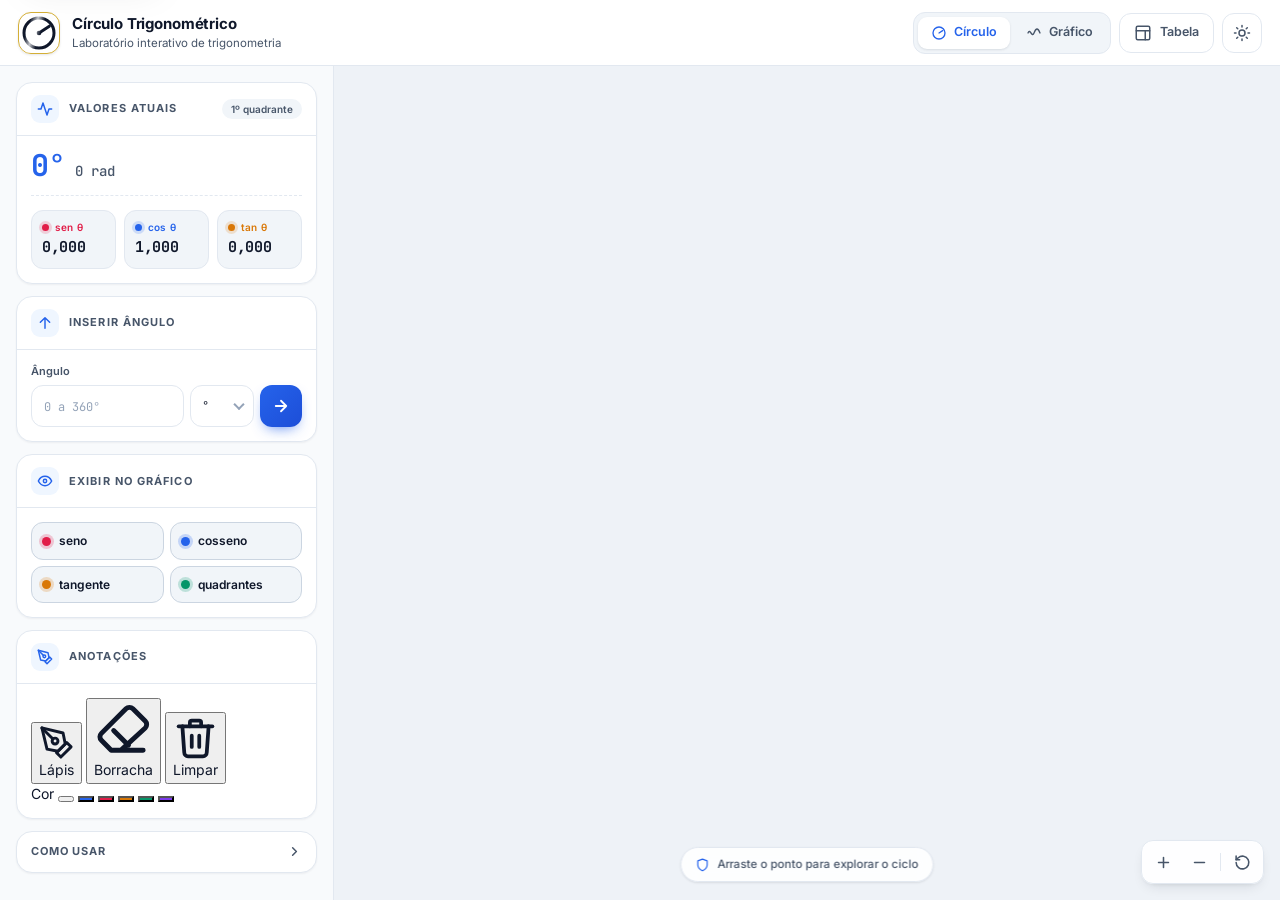
<file: _visual.html>
<!DOCTYPE html>
<html lang="pt-BR">
<head>
  <meta charset="utf-8">
  <meta name="viewport" content="width=device-width, initial-scale=1, viewport-fit=cover">
  <meta name="color-scheme" content="light dark">
  <meta name="theme-color" content="#2563EB" id="metaThemeColor">

  <title>Círculo Trigonométrico Interativo — Trigonometria visual</title>
  <meta name="description" content="Explore o círculo trigonométrico: arraste o ângulo, visualize seno, cosseno e tangente, compare com o gráfico de ondas e consulte a tabela de ângulos notáveis.">
  <meta name="keywords" content="círculo trigonométrico, trigonometria, seno, cosseno, tangente, ângulos notáveis, gráfico de ondas">
  <meta name="robots" content="index, follow">

  <meta property="og:type" content="website">
  <meta property="og:locale" content="pt_BR">
  <meta property="og:site_name" content="Círculo Trigonométrico">
  <meta property="og:title" content="Círculo Trigonométrico Interativo">
  <meta property="og:description" content="Uma ferramenta visual para entender seno, cosseno e tangente na prática.">
  <meta name="twitter:card" content="summary">
  <meta name="twitter:title" content="Círculo Trigonométrico Interativo">
  <meta name="twitter:description" content="Uma ferramenta visual para entender seno, cosseno e tangente na prática.">

  <link rel="icon" href="data:image/svg+xml,%3Csvg xmlns='http://www.w3.org/2000/svg' viewBox='0 0 32 32'%3E%3Crect width='32' height='32' rx='8' fill='%232563EB'/%3E%3Ccircle cx='16' cy='16' r='9' fill='none' stroke='white' stroke-width='2'/%3E%3Cpath d='M16 16l6-4' stroke='white' stroke-width='2' stroke-linecap='round'/%3E%3Ccircle cx='16' cy='16' r='1.8' fill='white'/%3E%3C/svg%3E">

  <link rel="preconnect" href="https://fonts.googleapis.com">
  <link rel="preconnect" href="https://fonts.gstatic.com" crossorigin>
  <link rel="stylesheet" href="https://fonts.googleapis.com/css2?family=Inter:wght@400;500;600;700&family=JetBrains+Mono:wght@400;500;700&display=swap">

  <link rel="stylesheet" href="styles.css">

  <script>
    // Define o tema antes da primeira pintura para evitar "flash" de cor.
    (function () {
      var theme = 'light';
      try {
        var saved = localStorage.getItem('trigo-theme');
        if (saved === 'dark' || saved === 'light') theme = saved;
        else if (window.matchMedia('(prefers-color-scheme: dark)').matches) theme = 'dark';
      } catch (e) { /* localStorage indisponível */ }
      document.documentElement.dataset.theme = theme;
    })();
  </script>

  <script type="application/ld+json">
  {
    "@context": "https://schema.org",
    "@type": "WebApplication",
    "name": "Círculo Trigonométrico Interativo",
    "description": "Ferramenta visual para estudar o círculo trigonométrico, o gráfico das funções seno, cosseno e tangente e a tabela de ângulos notáveis.",
    "applicationCategory": "EducationalApplication",
    "operatingSystem": "Web",
    "inLanguage": "pt-BR",
    "offers": { "@type": "Offer", "price": "0", "priceCurrency": "BRL" }
  }
  </script>
</head>
<body>
  <a class="skip-link" href="#main">Ir para o conteúdo</a>

  <div class="app">
    <header class="topbar">
      <a class="brand" href="./" aria-label="Círculo Trigonométrico — início">
        <span class="brandMark" aria-hidden="true">
          <svg viewBox="0 0 24 24" fill="none" stroke="currentColor" stroke-width="1.8" stroke-linecap="round" stroke-linejoin="round">
            <circle cx="12" cy="12" r="9"></circle>
            <path d="M12 12l6.2-4.1"></path>
            <circle cx="12" cy="12" r="1.4" fill="currentColor" stroke="none"></circle>
          </svg>
        </span>
        <span class="brandText">
          <span class="brandTitle">Círculo Trigonométrico</span>
          <span class="brandSub">Laboratório interativo de trigonometria</span>
        </span>
      </a>

      <div class="topbarActions">
        <div class="segmented" role="group" aria-label="Modo de visualização">
          <button type="button" class="segment active" id="btnViewCircle" aria-pressed="true" title="Ver círculo trigonométrico">
            <svg viewBox="0 0 24 24" fill="none" stroke="currentColor" stroke-width="2" stroke-linecap="round" stroke-linejoin="round" aria-hidden="true">
              <circle cx="12" cy="12" r="9"></circle>
              <path d="M12 12l5.5-3.6"></path>
            </svg>
            <span>Círculo</span>
          </button>
          <button type="button" class="segment" id="btnViewGraph" aria-pressed="false" title="Ver gráfico das ondas">
            <svg viewBox="0 0 24 24" fill="none" stroke="currentColor" stroke-width="2" stroke-linecap="round" stroke-linejoin="round" aria-hidden="true">
              <path d="M3 12c3-8 6 8 9 0s6-8 9 0"></path>
            </svg>
            <span>Gráfico</span>
          </button>
        </div>

        <button type="button" class="btn" id="btnTable" aria-pressed="false" title="Tabela de ângulos notáveis (T)">
          <svg viewBox="0 0 24 24" fill="none" stroke="currentColor" stroke-width="2" stroke-linecap="round" stroke-linejoin="round" aria-hidden="true">
            <rect x="3" y="3" width="18" height="18" rx="2"></rect>
            <line x1="3" y1="9" x2="21" y2="9"></line>
            <line x1="15" y1="9" x2="15" y2="21"></line>
          </svg>
          <span class="btnLabel">Tabela</span>
        </button>

        <button type="button" class="btn btn-icon" id="btnTheme" aria-label="Alternar tema claro e escuro" title="Alternar tema">
          <svg class="iconSun" viewBox="0 0 24 24" fill="none" stroke="currentColor" stroke-width="2" stroke-linecap="round" stroke-linejoin="round" aria-hidden="true">
            <circle cx="12" cy="12" r="4"></circle>
            <path d="M12 2v2M12 20v2M4.93 4.93l1.41 1.41M17.66 17.66l1.41 1.41M2 12h2M20 12h2M4.93 19.07l1.41-1.41M17.66 6.34l1.41-1.41"></path>
          </svg>
          <svg class="iconMoon" viewBox="0 0 24 24" fill="none" stroke="currentColor" stroke-width="2" stroke-linecap="round" stroke-linejoin="round" aria-hidden="true">
            <path d="M21 12.8A9 9 0 1 1 11.2 3a7 7 0 0 0 9.8 9.8z"></path>
          </svg>
        </button>

        <button type="button" class="btn btn-icon btn-panel-toggle" id="btnPanel" aria-label="Abrir controles" aria-expanded="false" aria-controls="panel">
          <svg viewBox="0 0 24 24" fill="none" stroke="currentColor" stroke-width="2" stroke-linecap="round" stroke-linejoin="round" aria-hidden="true">
            <line x1="3" y1="6" x2="21" y2="6"></line>
            <line x1="3" y1="12" x2="21" y2="12"></line>
            <line x1="3" y1="18" x2="21" y2="18"></line>
          </svg>
        </button>
      </div>
    </header>

    <main class="stage" id="main" tabindex="-1">
      <aside class="panel" id="panel" aria-label="Valores e controles">
        <div class="panelHead">
          <span>Controles</span>
          <button type="button" id="btnPanelClose" aria-label="Fechar controles">
            <svg viewBox="0 0 24 24" width="18" height="18" fill="none" stroke="currentColor" stroke-width="2" stroke-linecap="round" aria-hidden="true">
              <path d="M18 6L6 18M6 6l12 12"></path>
            </svg>
          </button>
        </div>

        <section class="card">
          <div class="cardHeader">
            <span class="cardIcon" aria-hidden="true">
              <svg viewBox="0 0 24 24" fill="none" stroke="currentColor" stroke-width="2.2" stroke-linecap="round" stroke-linejoin="round">
                <polyline points="22 12 18 12 15 21 9 3 6 12 2 12"></polyline>
              </svg>
            </span>
            <h2>Valores atuais</h2>
            <span class="badge" id="quadBadge">1º quadrante</span>
          </div>
          <div class="cardBody">
            <div class="angleDisplay">
              <span class="angleDisplayValue" id="angleVal">0°</span>
              <span class="angleDisplayRad" id="angleRadVal">0 rad</span>
            </div>
            <div class="metrics">
              <div class="metric sin">
                <span class="metricLabel">sen θ</span>
                <strong class="metricValue" id="sinVal">0,000</strong>
              </div>
              <div class="metric cos">
                <span class="metricLabel">cos θ</span>
                <strong class="metricValue" id="cosVal">1,000</strong>
              </div>
              <div class="metric tan">
                <span class="metricLabel">tan θ</span>
                <strong class="metricValue" id="tanVal">0,000</strong>
              </div>
            </div>
          </div>
        </section>

        <section class="card" id="angleSection">
          <div class="cardHeader">
            <span class="cardIcon" aria-hidden="true">
              <svg viewBox="0 0 24 24" fill="none" stroke="currentColor" stroke-width="2.2" stroke-linecap="round" stroke-linejoin="round">
                <path d="M12 20V4M5 11l7-7 7 7"></path>
              </svg>
            </span>
            <h2>Inserir ângulo</h2>
          </div>
          <div class="cardBody">
            <div class="field">
              <label class="fieldLabel" for="angleInput">Ângulo</label>
              <div class="inputRow">
                <input type="text" id="angleInput" placeholder="0 a 360°" inputmode="decimal" autocomplete="off" spellcheck="false">
                <span class="selectWrap">
                  <select id="angleUnit" aria-label="Unidade do ângulo">
                    <option value="deg">°</option>
                    <option value="rad">rad</option>
                    <option value="pi">π</option>
                  </select>
                </span>
                <button type="button" class="btnPrimary" id="angleApply" title="Aplicar ângulo" aria-label="Aplicar ângulo">
                  <svg viewBox="0 0 24 24" fill="none" stroke="currentColor" stroke-width="2.4" stroke-linecap="round" stroke-linejoin="round" aria-hidden="true">
                    <path d="M5 12h14M12 5l7 7-7 7"></path>
                  </svg>
                </button>
              </div>
            </div>
          </div>
        </section>

        <section class="card graphFunctionCard" id="graphFunctionSection" aria-labelledby="graphFunctionTitle">
          <div class="cardHeader">
            <span class="cardIcon" aria-hidden="true">
              <svg viewBox="0 0 24 24" fill="none" stroke="currentColor" stroke-width="2.2" stroke-linecap="round" stroke-linejoin="round" aria-hidden="true">
                <path d="M3 12c3-8 6 8 9 0s6-8 9 0"></path>
              </svg>
            </span>
            <h2 id="graphFunctionTitle">Função personalizada</h2>
          </div>
          <div class="cardBody">
            <label class="fieldLabel" for="graphFunctionInput">Função de seno ou cosseno</label>
            <div class="inputRow">
              <input type="text" id="graphFunctionInput" placeholder="ex.: f(x) = sen 4x" autocomplete="off" spellcheck="false">
              <button type="button" class="btnPrimary" id="graphFunctionApply" title="Exibir função no gráfico" aria-label="Exibir função no gráfico">
                <svg viewBox="0 0 24 24" fill="none" stroke="currentColor" stroke-width="2.4" stroke-linecap="round" stroke-linejoin="round" aria-hidden="true">
                  <path d="M5 12h14M12 5l7 7-7 7"></path>
                </svg>
              </button>
            </div>
          </div>
        </section>

        <section class="card" id="graphVisibilityCard">
          <div class="cardHeader">
            <span class="cardIcon" aria-hidden="true">
              <svg viewBox="0 0 24 24" fill="none" stroke="currentColor" stroke-width="2.2" stroke-linecap="round" stroke-linejoin="round">
                <path d="M2 12s3.5-7 10-7 10 7 10 7-3.5 7-10 7S2 12 2 12z"></path>
                <circle cx="12" cy="12" r="2.5"></circle>
              </svg>
            </span>
            <h2>Exibir no gráfico</h2>
          </div>
          <div class="cardBody">
            <div class="toggleGrid">
              <button type="button" class="toggleChip" data-filter="sin" aria-pressed="true">
                <span class="dot" aria-hidden="true"></span>seno
              </button>
              <button type="button" class="toggleChip" data-filter="cos" aria-pressed="true">
                <span class="dot" aria-hidden="true"></span>cosseno
              </button>
              <button type="button" class="toggleChip" data-filter="tan" aria-pressed="true">
                <span class="dot" aria-hidden="true"></span>tangente
              </button>
              <button type="button" class="toggleChip" data-filter="quad" id="btnQuadFilter" aria-pressed="true">
                <span class="dot" aria-hidden="true"></span>quadrantes
              </button>
            </div>
          </div>
        </section>

        <section class="card">
          <div class="cardHeader">
            <span class="cardIcon" aria-hidden="true">
              <svg viewBox="0 0 24 24" fill="none" stroke="currentColor" stroke-width="2.2" stroke-linecap="round" stroke-linejoin="round">
                <path d="M12 19l7-7 3 3-7 7-3-3z"></path>
                <path d="M18 13l-1.5-7.5L2 2l3.5 14.5L13 18l5-5z"></path>
                <path d="M2 2l7.586 7.586"></path>
                <circle cx="11" cy="11" r="2"></circle>
              </svg>
            </span>
            <h2>Anotações</h2>
          </div>
          <div class="cardBody">
            <div class="toolGrid">
              <button type="button" class="toolBtn" id="btnDraw" aria-pressed="false" title="Lápis (D)">
                <svg viewBox="0 0 24 24" fill="none" stroke="currentColor" stroke-width="2" stroke-linecap="round" stroke-linejoin="round" aria-hidden="true">
                  <path d="M12 19l7-7 3 3-7 7-3-3z"></path>
                  <path d="M18 13l-1.5-7.5L2 2l3.5 14.5L13 18l5-5z"></path>
                  <path d="M2 2l7.586 7.586"></path>
                  <circle cx="11" cy="11" r="2"></circle>
                </svg>
                Lápis
              </button>
              <button type="button" class="toolBtn" id="btnErase" aria-pressed="false" title="Borracha (E)">
                <svg viewBox="0 0 24 24" fill="none" stroke="currentColor" stroke-width="2" stroke-linecap="round" stroke-linejoin="round" aria-hidden="true">
                  <path d="M20 20H7L3 16a2 2 0 0 1 0-2.83l10-10a2 2 0 0 1 2.83 0l5 5a2 2 0 0 1 0 2.83L11 20"></path>
                  <line x1="8" y1="12" x2="14" y2="18"></line>
                </svg>
                Borracha
              </button>
              <button type="button" class="toolBtn" id="btnClear" title="Limpar desenhos">
                <svg viewBox="0 0 24 24" fill="none" stroke="currentColor" stroke-width="2" stroke-linecap="round" stroke-linejoin="round" aria-hidden="true">
                  <polyline points="3 6 5 6 21 6"></polyline>
                  <path d="M19 6l-1 14a2 2 0 0 1-2 2H8a2 2 0 0 1-2-2L5 6"></path>
                  <path d="M10 11v6M14 11v6"></path>
                  <path d="M9 6V4a1 1 0 0 1 1-1h4a1 1 0 0 1 1 1v2"></path>
                </svg>
                Limpar
              </button>
            </div>
            <div class="colorPicker" id="colorPicker">
              <span class="colorPickerLabel">Cor</span>
              <button type="button" class="swatch selected" data-color="ink" aria-label="Tinta padrão"></button>
              <button type="button" class="swatch" data-color="#2563EB" style="background:#2563EB" aria-label="Azul"></button>
              <button type="button" class="swatch" data-color="#E11D48" style="background:#E11D48" aria-label="Vermelho"></button>
              <button type="button" class="swatch" data-color="#D97706" style="background:#D97706" aria-label="Laranja"></button>
              <button type="button" class="swatch" data-color="#059669" style="background:#059669" aria-label="Verde"></button>
              <button type="button" class="swatch" data-color="#7C3AED" style="background:#7C3AED" aria-label="Roxo"></button>
            </div>
          </div>
        </section>

        <details class="help">
          <summary>
            Como usar
            <svg class="chev" viewBox="0 0 24 24" width="15" height="15" fill="none" stroke="currentColor" stroke-width="2.4" stroke-linecap="round" stroke-linejoin="round" aria-hidden="true">
              <path d="M9 18l6-6-6-6"></path>
            </svg>
          </summary>
          <div class="helpBody">
            <ul>
              <li>Arraste o ponto sobre o círculo para mudar o ângulo.</li>
              <li>Use “Inserir ângulo” para informar um valor entre 0° e 360°.</li>
              <li>Use a roda do mouse, o gesto de pinça ou os botões de zoom para aproximar.</li>
              <li>Alterne entre <strong>Círculo</strong> e <strong>Gráfico</strong> para comparar as funções.</li>
            </ul>
            <p>Atalhos: <kbd>R</kbd> reinicia · <kbd>T</kbd> tabela · <kbd>D</kbd> lápis · <kbd>E</kbd> borracha · <kbd>Esc</kbd> fecha painéis.</p>
          </div>
        </details>
      </aside>

      <div class="viewport">
        <canvas id="canvas" role="img" aria-label="Círculo trigonométrico unitário com um ponto móvel que define o ângulo. Os valores de seno, cosseno e tangente aparecem no painel de valores."></canvas>

        <div class="hint" id="hint">
          <svg viewBox="0 0 24 24" fill="none" stroke="currentColor" stroke-width="2" stroke-linecap="round" stroke-linejoin="round" aria-hidden="true">
            <path d="M12 22s8-4 8-10V5l-8-3-8 3v7c0 6 8 10 8 10z"></path>
          </svg>
          Arraste o ponto para explorar o ciclo
        </div>

        <div class="zoomTools" role="group" aria-label="Controles de zoom">
          <button type="button" id="btnZoomIn" title="Aumentar zoom" aria-label="Aumentar zoom">
            <svg viewBox="0 0 24 24" fill="none" stroke="currentColor" stroke-width="2.2" stroke-linecap="round" aria-hidden="true">
              <path d="M12 5v14M5 12h14"></path>
            </svg>
          </button>
          <button type="button" id="btnZoomOut" title="Diminuir zoom" aria-label="Diminuir zoom">
            <svg viewBox="0 0 24 24" fill="none" stroke="currentColor" stroke-width="2.2" stroke-linecap="round" aria-hidden="true">
              <path d="M5 12h14"></path>
            </svg>
          </button>
          <span class="divider" aria-hidden="true"></span>
          <button type="button" id="btnReset" title="Reiniciar (R)" aria-label="Reiniciar visualização">
            <svg viewBox="0 0 24 24" fill="none" stroke="currentColor" stroke-width="2.2" stroke-linecap="round" stroke-linejoin="round" aria-hidden="true">
              <path d="M3 12a9 9 0 1 0 3-6.7L3 8"></path>
              <path d="M3 3v5h5"></path>
            </svg>
          </button>
        </div>

        <section class="tableDrawer hidden" id="angleTable" aria-labelledby="tableTitle">
          <div class="tableHeader">
            <h2 id="tableTitle">Ângulos notáveis</h2>
            <button type="button" class="closeBtn" id="btnTableClose" aria-label="Fechar tabela">
              <svg viewBox="0 0 24 24" width="16" height="16" fill="none" stroke="currentColor" stroke-width="2" stroke-linecap="round" aria-hidden="true">
                <path d="M18 6L6 18M6 6l12 12"></path>
              </svg>
            </button>
          </div>
          <div class="tableBody">
            <table>
              <thead>
                <tr><th scope="col">θ</th><th scope="col">rad</th><th scope="col">sen</th><th scope="col">cos</th><th scope="col">tan</th></tr>
              </thead>
              <tbody>
                <tr class="section-title"><td colspan="5">1º quadrante</td></tr>
                <tr><td class="col-angle">0°</td><td>0</td><td class="col-sin">0</td><td class="col-cos">1</td><td class="col-tan">0</td></tr>
                <tr><td class="col-angle">30°</td><td>π/6</td><td class="col-sin">1/2</td><td class="col-cos">√3/2</td><td class="col-tan">√3/3</td></tr>
                <tr><td class="col-angle">45°</td><td>π/4</td><td class="col-sin">√2/2</td><td class="col-cos">√2/2</td><td class="col-tan">1</td></tr>
                <tr><td class="col-angle">60°</td><td>π/3</td><td class="col-sin">√3/2</td><td class="col-cos">1/2</td><td class="col-tan">√3</td></tr>
                <tr><td class="col-angle">90°</td><td>π/2</td><td class="col-sin">1</td><td class="col-cos">0</td><td class="col-tan">∞</td></tr>
                <tr class="section-title"><td colspan="5">2º quadrante</td></tr>
                <tr><td class="col-angle">120°</td><td>2π/3</td><td class="col-sin">√3/2</td><td class="col-cos">-1/2</td><td class="col-tan">-√3</td></tr>
                <tr><td class="col-angle">135°</td><td>3π/4</td><td class="col-sin">√2/2</td><td class="col-cos">-√2/2</td><td class="col-tan">-1</td></tr>
                <tr><td class="col-angle">150°</td><td>5π/6</td><td class="col-sin">1/2</td><td class="col-cos">-√3/2</td><td class="col-tan">-√3/3</td></tr>
                <tr><td class="col-angle">180°</td><td>π</td><td class="col-sin">0</td><td class="col-cos">-1</td><td class="col-tan">0</td></tr>
                <tr class="section-title"><td colspan="5">3º quadrante</td></tr>
                <tr><td class="col-angle">210°</td><td>7π/6</td><td class="col-sin">-1/2</td><td class="col-cos">-√3/2</td><td class="col-tan">√3/3</td></tr>
                <tr><td class="col-angle">225°</td><td>5π/4</td><td class="col-sin">-√2/2</td><td class="col-cos">-√2/2</td><td class="col-tan">1</td></tr>
                <tr><td class="col-angle">240°</td><td>4π/3</td><td class="col-sin">-√3/2</td><td class="col-cos">-1/2</td><td class="col-tan">√3</td></tr>
                <tr><td class="col-angle">270°</td><td>3π/2</td><td class="col-sin">-1</td><td class="col-cos">0</td><td class="col-tan">∞</td></tr>
                <tr class="section-title"><td colspan="5">4º quadrante</td></tr>
                <tr><td class="col-angle">300°</td><td>5π/3</td><td class="col-sin">-√3/2</td><td class="col-cos">1/2</td><td class="col-tan">-√3</td></tr>
                <tr><td class="col-angle">315°</td><td>7π/4</td><td class="col-sin">-√2/2</td><td class="col-cos">√2/2</td><td class="col-tan">-1</td></tr>
                <tr><td class="col-angle">330°</td><td>11π/6</td><td class="col-sin">-1/2</td><td class="col-cos">√3/2</td><td class="col-tan">-√3/3</td></tr>
                <tr><td class="col-angle">360°</td><td>2π</td><td class="col-sin">0</td><td class="col-cos">1</td><td class="col-tan">0</td></tr>
              </tbody>
            </table>
          </div>
        </section>
      </div>
    </main>
  </div>

  <div class="backdrop" id="backdrop"></div>

  <script src="app.js" defer></script>
  <script src="_visual.js" defer></script>
</body>
</html>
</file>
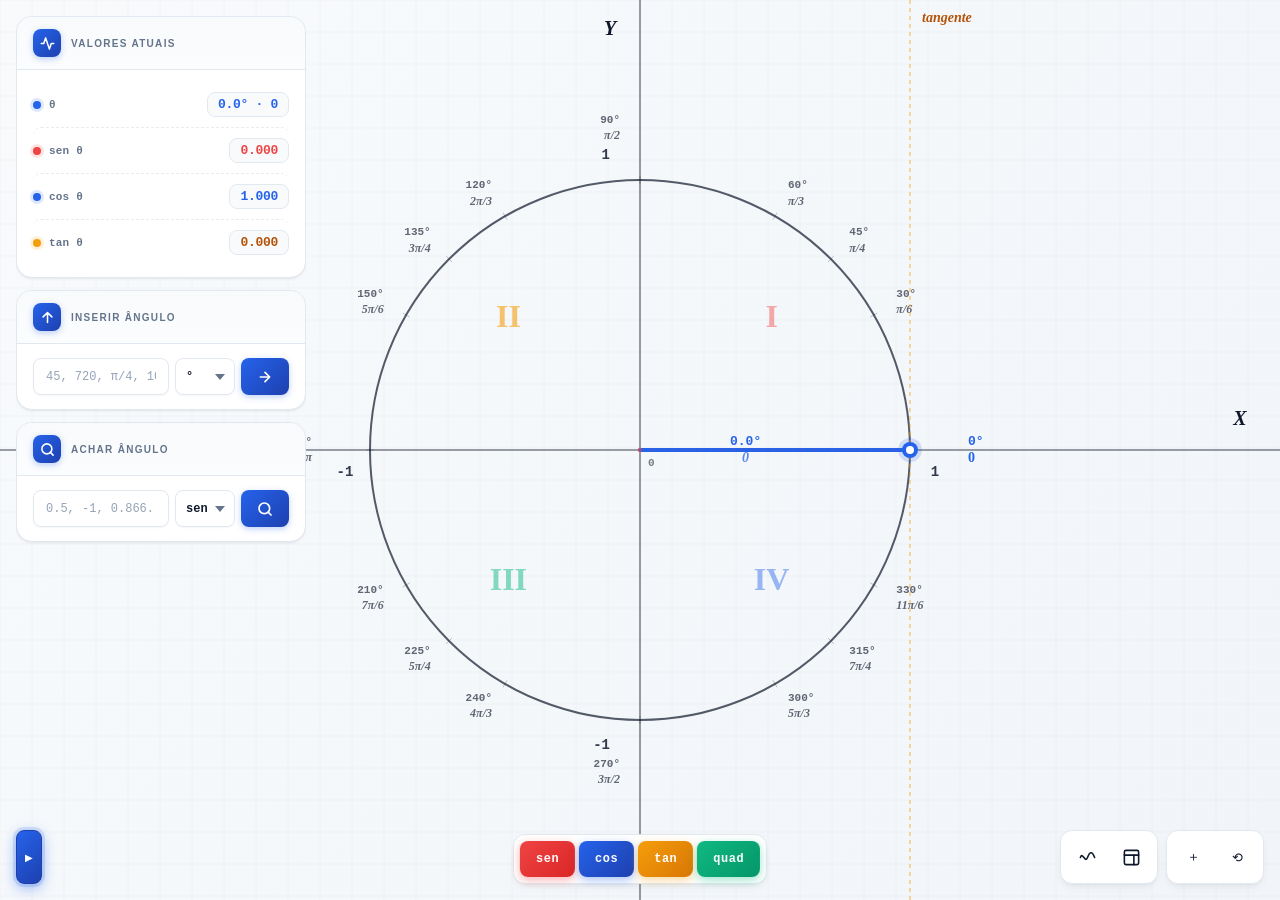
<file: index-original.html>
<!DOCTYPE html>
<html lang="pt-BR">
<head>
<meta charset="UTF-8">
<meta name="viewport" content="width=device-width, initial-scale=1.0, maximum-scale=1.0, user-scalable=no, viewport-fit=cover">
<meta name="apple-mobile-web-app-capable" content="yes">
<meta name="mobile-web-app-capable" content="yes">
<meta name="theme-color" content="#F1F5F9">
<meta name="description" content="Círculo trigonométrico interativo com gráfico de ondas, tabela de ângulos notáveis e ferramentas de desenho.">
<title>Círculo Trigonométrico Interativo</title>
<style>
  * { margin: 0; padding: 0; box-sizing: border-box; -webkit-tap-highlight-color: transparent; }

  :root {
    --primary: #2563EB;
    --primary-dark: #1E40AF;
    --primary-light: #EFF6FF;
    --primary-rgb: 37, 99, 235;
    --sin: #EF4444;
    --sin-rgb: 239, 68, 68;
    --cos: #2563EB;
    --cos-rgb: 37, 99, 235;
    --tan: #F59E0B;
    --tan-rgb: 245, 158, 11;
    --tan-dark: #B45309;
    --quad: #10B981;
    --quad-rgb: 16, 185, 129;
    --solution: #7C3AED;
    --solution-rgb: 124, 58, 237;
    --error: #DC2626;

    --bg: #F1F5F9;
    --bg-panel: #FFFFFF;
    --bg-hover: #F1F5F9;
    --bg-subtle: #F8FAFC;
    --border: #E2E8F0;
    --border-strong: #CBD5E1;

    --text: #0F172A;
    --text-muted: #64748B;
    --text-faint: #94A3B8;

    --shadow-xs: 0 1px 2px rgba(15, 23, 42, 0.04);
    --shadow-sm: 0 1px 3px rgba(15, 23, 42, 0.06), 0 1px 2px rgba(15, 23, 42, 0.04);
    --shadow-md: 0 4px 8px -2px rgba(15, 23, 42, 0.08), 0 2px 4px -2px rgba(15, 23, 42, 0.06);
    --shadow-lg: 0 12px 20px -6px rgba(15, 23, 42, 0.10), 0 4px 8px -4px rgba(15, 23, 42, 0.06);
    --shadow-xl: 0 24px 32px -8px rgba(15, 23, 42, 0.12), 0 8px 12px -6px rgba(15, 23, 42, 0.06);

    --radius-sm: 8px;
    --radius-md: 12px;
    --radius-lg: 16px;
    --radius-xl: 20px;

    --color-axis-rgb: 15, 23, 42;

    --ease-out: cubic-bezier(0.16, 1, 0.3, 1);
    --ease-spring: cubic-bezier(0.34, 1.56, 0.64, 1);
  }

  html, body {
    background: var(--bg);
    display: flex;
    justify-content: center;
    align-items: center;
    min-height: 100vh;
    width: 100%;
    height: 100%;
    font-family: 'Inter', 'Segoe UI', -apple-system, BlinkMacSystemFont, sans-serif;
    overflow: hidden;
    touch-action: none;
    -webkit-user-select: none;
    user-select: none;
    -webkit-touch-callout: none;
    overscroll-behavior: none;
    -webkit-font-smoothing: antialiased;
    -moz-osx-font-smoothing: grayscale;
    text-rendering: optimizeLegibility;
  }

  canvas {
    display: block;
    width: 100%;
    height: 100%;
    cursor: default;
    touch-action: none;
    will-change: transform;
  }
  canvas.cursor-grab { cursor: grab; }
  canvas.cursor-grabbing { cursor: grabbing; }
  canvas.cursor-move { cursor: move; }
  canvas.cursor-crosshair { cursor: crosshair; }
  canvas.cursor-pointer { cursor: pointer; }

  .sidebar {
    position: fixed;
    top: 16px;
    left: 16px;
    bottom: 16px;
    width: 290px;
    max-width: calc(100vw - 32px);
    display: flex;
    flex-direction: column;
    gap: 12px;
    z-index: 5;
    padding-top: env(safe-area-inset-top, 0);
    padding-left: env(safe-area-inset-left, 0);
    overflow-y: auto;
    pointer-events: none;
    scrollbar-width: thin;
    scrollbar-color: var(--border-strong) transparent;
  }
  .sidebar::-webkit-scrollbar { width: 4px; }
  .sidebar::-webkit-scrollbar-track { background: transparent; }
  .sidebar::-webkit-scrollbar-thumb { background: var(--border-strong); border-radius: 2px; }
  .sidebar > * { pointer-events: auto; }

  .group {
    background: var(--bg-panel);
    border-radius: var(--radius-lg);
    border: 1px solid var(--border);
    box-shadow: var(--shadow-sm);
    overflow: hidden;
    transition: box-shadow 0.25s var(--ease-out);
  }
  .group:hover { box-shadow: var(--shadow-md); }

  .groupHeader {
    display: flex;
    align-items: center;
    gap: 10px;
    padding: 12px 16px;
    background: linear-gradient(180deg, var(--bg-subtle) 0%, rgba(248, 250, 252, 0.5) 100%);
    border-bottom: 1px solid var(--border);
  }
  .groupHeaderIcon {
    width: 28px;
    height: 28px;
    border-radius: var(--radius-sm);
    background: linear-gradient(135deg, var(--primary) 0%, var(--primary-dark) 100%);
    color: #FFFFFF;
    display: flex;
    align-items: center;
    justify-content: center;
    flex-shrink: 0;
    box-shadow: 0 2px 6px rgba(var(--primary-rgb), 0.3);
  }
  .groupHeaderIcon svg { width: 15px; height: 15px; }
  .groupHeader h3 {
    font-size: 10px;
    font-weight: 800;
    color: var(--text-muted);
    letter-spacing: 1.3px;
    text-transform: uppercase;
  }

  .groupBody { padding: 14px 16px; }

  .valueRow {
    display: flex;
    align-items: center;
    justify-content: space-between;
    padding: 8px 0;
    transition: background 0.15s;
    border-radius: var(--radius-sm);
  }
  .valueRow + .valueRow {
    border-top: 1px dashed rgba(226, 232, 240, 0.8);
    margin-top: 2px;
    padding-top: 10px;
  }

  .valueRowLabel {
    font-size: 11px;
    font-weight: 700;
    color: var(--text-muted);
    font-family: 'SF Mono', 'Courier New', monospace;
    display: flex;
    align-items: center;
    gap: 8px;
    letter-spacing: 0.2px;
  }
  .valueRowLabel::before {
    content: '';
    width: 8px;
    height: 8px;
    border-radius: 50%;
    flex-shrink: 0;
    box-shadow: 0 0 0 3px rgba(0,0,0,0.05);
    transition: transform 0.2s var(--ease-spring);
  }
  .valueRow:hover .valueRowLabel::before { transform: scale(1.15); }
  .valueRow.angle .valueRowLabel::before { background: var(--primary); box-shadow: 0 0 0 3px rgba(var(--primary-rgb), 0.15); }
  .valueRow.sin .valueRowLabel::before { background: var(--sin); box-shadow: 0 0 0 3px rgba(var(--sin-rgb), 0.15); }
  .valueRow.cos .valueRowLabel::before { background: var(--cos); box-shadow: 0 0 0 3px rgba(var(--cos-rgb), 0.15); }
  .valueRow.tan .valueRowLabel::before { background: var(--tan); box-shadow: 0 0 0 3px rgba(var(--tan-rgb), 0.15); }

  .valueRowNum {
    font-family: 'SF Mono', 'Courier New', monospace;
    font-size: 13px;
    font-weight: 800;
    padding: 4px 10px;
    border-radius: var(--radius-sm);
    background: var(--bg-subtle);
    border: 1px solid var(--border);
    transition: all 0.2s var(--ease-out);
    letter-spacing: -0.3px;
  }
  .valueRow.angle .valueRowNum { color: var(--primary); }
  .valueRow.sin .valueRowNum { color: var(--sin); }
  .valueRow.cos .valueRowNum { color: var(--cos); }
  .valueRow.tan .valueRowNum { color: var(--tan-dark); }

  .inputStack { display: flex; flex-direction: column; gap: 10px; }

  .inputRow {
    display: flex;
    gap: 6px;
    align-items: stretch;
  }
  .inputRow input {
    flex: 1;
    min-width: 0;
    padding: 10px 12px;
    border-radius: var(--radius-sm);
    border: 1.5px solid var(--border);
    background: #FFFFFF;
    color: var(--text);
    font-family: 'SF Mono', 'Courier New', monospace;
    font-size: 13px;
    font-weight: 600;
    outline: none;
    transition: all 0.2s var(--ease-out);
    -webkit-user-select: text;
    user-select: text;
    cursor: text;
    box-shadow: var(--shadow-xs);
  }
  .inputRow input::placeholder { color: var(--text-faint); font-weight: 400; font-size: 12px; }
  .inputRow input:hover:not(:focus) { border-color: var(--border-strong); }
  .inputRow input:focus {
    border-color: var(--primary);
    box-shadow: 0 0 0 3px rgba(var(--primary-rgb), 0.12), var(--shadow-xs);
  }
  .inputRow input.error {
    border-color: var(--error);
    box-shadow: 0 0 0 3px rgba(220, 38, 38, 0.12);
    animation: shake 0.35s var(--ease-out);
  }
  @keyframes shake {
    0%, 100% { transform: translateX(0); }
    20% { transform: translateX(-5px); }
    40% { transform: translateX(5px); }
    60% { transform: translateX(-3px); }
    80% { transform: translateX(3px); }
  }

  .inputRow select {
    padding: 10px 26px 10px 10px;
    border-radius: var(--radius-sm);
    border: 1.5px solid var(--border);
    background: #FFFFFF;
    color: var(--text);
    font-family: 'SF Mono', 'Courier New', monospace;
    font-size: 12px;
    font-weight: 700;
    cursor: pointer;
    outline: none;
    -webkit-appearance: none;
    appearance: none;
    background-image: url("data:image/svg+xml;charset=US-ASCII,%3Csvg xmlns='http://www.w3.org/2000/svg' width='10' height='6' viewBox='0 0 10 6'%3E%3Cpath fill='%2364748B' d='M5 6L0 0h10z'/%3E%3C/svg%3E");
    background-repeat: no-repeat;
    background-position: right 9px center;
    transition: all 0.2s var(--ease-out);
    min-width: 60px;
    box-shadow: var(--shadow-xs);
  }
  .inputRow select:hover:not(:focus) { border-color: var(--border-strong); }
  .inputRow select:focus {
    border-color: var(--primary);
    box-shadow: 0 0 0 3px rgba(var(--primary-rgb), 0.12), var(--shadow-xs);
  }

  .inputRow button {
    padding: 10px 16px;
    border-radius: var(--radius-sm);
    border: none;
    background: linear-gradient(135deg, var(--primary) 0%, var(--primary-dark) 100%);
    color: #FFFFFF;
    font-family: 'SF Mono', 'Courier New', monospace;
    font-size: 13px;
    font-weight: 800;
    cursor: pointer;
    transition: all 0.2s var(--ease-out);
    touch-action: manipulation;
    min-width: 44px;
    display: flex;
    align-items: center;
    justify-content: center;
    box-shadow: 0 2px 6px rgba(var(--primary-rgb), 0.3);
    position: relative;
    overflow: hidden;
  }
  .inputRow button::before {
    content: '';
    position: absolute;
    inset: 0;
    background: linear-gradient(135deg, rgba(255,255,255,0.2) 0%, transparent 50%);
    opacity: 0;
    transition: opacity 0.2s;
  }
  .inputRow button:hover {
    transform: translateY(-1px);
    box-shadow: 0 4px 12px rgba(var(--primary-rgb), 0.4);
  }
  .inputRow button:hover::before { opacity: 1; }
  .inputRow button:active {
    transform: translateY(0) scale(0.98);
    box-shadow: 0 1px 4px rgba(var(--primary-rgb), 0.3);
  }
  .inputRow button svg {
    width: 16px;
    height: 16px;
    stroke-width: 2.5;
    position: relative;
    z-index: 1;
  }

  .solutionsBox {
    margin-top: 10px;
    padding: 12px 14px;
    border-radius: var(--radius-md);
    background: linear-gradient(180deg, rgba(var(--solution-rgb), 0.08) 0%, rgba(var(--solution-rgb), 0.03) 100%);
    border: 1px solid rgba(var(--solution-rgb), 0.25);
    display: none;
    animation: slideDown 0.25s var(--ease-out);
  }
  @keyframes slideDown {
    from { opacity: 0; transform: translateY(-8px); }
    to { opacity: 1; transform: translateY(0); }
  }
  .solutionsBox.visible { display: block; }
  .solutionsBox h4 {
    font-size: 9px;
    font-weight: 800;
    color: var(--solution);
    letter-spacing: 1.3px;
    text-transform: uppercase;
    margin-bottom: 10px;
  }
  .solutionsList { display: flex; flex-wrap: wrap; gap: 6px; }
  .solutionChip {
    padding: 6px 12px;
    border-radius: 20px;
    background: linear-gradient(135deg, var(--solution) 0%, #6D28D9 100%);
    color: #FFFFFF;
    font-family: 'SF Mono', 'Courier New', monospace;
    font-size: 11px;
    font-weight: 700;
    cursor: pointer;
    transition: all 0.2s var(--ease-spring);
    border: none;
    touch-action: manipulation;
    display: inline-flex;
    align-items: center;
    gap: 5px;
    box-shadow: 0 2px 6px rgba(var(--solution-rgb), 0.3);
  }
  .solutionChip:hover {
    transform: translateY(-2px) scale(1.03);
    box-shadow: 0 6px 14px rgba(var(--solution-rgb), 0.4);
  }
  .solutionChip:active { transform: translateY(0) scale(0.97); }
  .solutionChip small { font-size: 9px; opacity: 0.9; font-weight: 500; }

  .angleTable {
    position: fixed;
    top: 16px;
    right: 16px;
    background: var(--bg-panel);
    border-radius: var(--radius-lg);
    border: 1px solid var(--border);
    box-shadow: var(--shadow-xl);
    color: var(--text);
    font-family: 'SF Mono', 'Courier New', monospace;
    font-size: 13px;
    z-index: 30;
    cursor: move;
    user-select: none;
    overflow: hidden;
    max-width: calc(100vw - 32px);
    max-height: calc(100vh - 32px);
    display: flex;
    flex-direction: column;
    padding-right: env(safe-area-inset-right, 0);
    animation: fadeIn 0.3s var(--ease-out);
  }
  @keyframes fadeIn {
    from { opacity: 0; transform: scale(0.96); }
    to { opacity: 1; transform: scale(1); }
  }
  .angleTable.hidden { display: none; }
  .angleTableHeader {
    padding: 14px 18px;
    border-bottom: 1px solid var(--border);
    background: linear-gradient(180deg, var(--bg-subtle) 0%, rgba(248, 250, 252, 0.5) 100%);
    cursor: move;
    display: flex;
    align-items: center;
    gap: 10px;
  }
  .angleTableHeader::before {
    content: '';
    width: 4px;
    height: 16px;
    background: linear-gradient(180deg, var(--primary) 0%, var(--primary-dark) 100%);
    border-radius: 2px;
  }
  .angleTable h4 {
    font-size: 11px;
    font-weight: 800;
    color: var(--primary);
    letter-spacing: 1.5px;
    text-transform: uppercase;
  }
  .angleTableBody {
    overflow-y: auto;
    cursor: default;
    scrollbar-width: thin;
    scrollbar-color: var(--border-strong) transparent;
  }
  .angleTableBody::-webkit-scrollbar { width: 6px; }
  .angleTableBody::-webkit-scrollbar-track { background: transparent; }
  .angleTableBody::-webkit-scrollbar-thumb {
    background: var(--border-strong);
    border-radius: 3px;
  }
  .angleTable table { border-collapse: collapse; width: 100%; }
  .angleTable th {
    color: var(--text-faint);
    font-weight: 800;
    padding: 10px 14px;
    font-size: 10px;
    letter-spacing: 1px;
    text-transform: uppercase;
    background: var(--bg-subtle);
    position: sticky;
    top: 0;
    z-index: 2;
    border-bottom: 1px solid var(--border);
  }
  .angleTable td {
    padding: 8px 14px;
    text-align: center;
    border-bottom: 1px solid rgba(226, 232, 240, 0.5);
    font-size: 13px;
    transition: background 0.15s;
  }
  .angleTable tr:last-child td { border-bottom: none; }
  .angleTable tbody tr { transition: background 0.15s; }
  .angleTable tbody tr:hover { background: var(--bg-hover); }
  .angleTable .col-angle { color: var(--primary); font-weight: 700; }
  .angleTable .col-sin { color: var(--sin); font-weight: 600; }
  .angleTable .col-cos { color: var(--cos); font-weight: 600; }
  .angleTable .col-tan { color: var(--tan-dark); font-weight: 600; }
  .angleTable .section-title {
    color: var(--text-faint);
    font-size: 9px;
    font-weight: 800;
    text-align: center;
    padding: 12px 0 6px;
    letter-spacing: 1.3px;
    text-transform: uppercase;
    background: var(--bg-subtle);
  }

  .bottomBar {
    position: fixed;
    bottom: 16px;
    left: 16px;
    display: flex;
    align-items: stretch;
    z-index: 10;
    padding-bottom: env(safe-area-inset-bottom, 0);
    padding-left: env(safe-area-inset-left, 0);
  }
  .toggleBtn {
    width: 26px;
    display: flex;
    align-items: center;
    justify-content: center;
    background: var(--bg-panel);
    color: var(--text-faint);
    border: 1px solid var(--border);
    border-radius: var(--radius-sm);
    box-shadow: var(--shadow-sm);
    cursor: pointer;
    user-select: none;
    transition: all 0.25s var(--ease-out);
    font-size: 10px;
    touch-action: manipulation;
    position: relative;
  }

  .bottomBar.collapsed .toggleBtn {
    background: linear-gradient(135deg, var(--primary) 0%, var(--primary-dark) 100%);
    color: #FFFFFF;
    border-color: var(--primary-dark);
    box-shadow: 0 4px 14px rgba(var(--primary-rgb), 0.45), 0 0 0 3px rgba(var(--primary-rgb), 0.15);
    animation: pulseBlue 2.2s infinite;
  }

  @keyframes pulseBlue {
    0%, 100% {
      box-shadow: 0 4px 14px rgba(var(--primary-rgb), 0.45), 0 0 0 3px rgba(var(--primary-rgb), 0.15);
    }
    50% {
      box-shadow: 0 4px 18px rgba(var(--primary-rgb), 0.6), 0 0 0 6px rgba(var(--primary-rgb), 0.08);
    }
  }

  .bottomBar.collapsed .toggleBtn:hover {
    transform: translateX(-2px) scale(1.05);
    box-shadow: 0 6px 20px rgba(var(--primary-rgb), 0.55), 0 0 0 4px rgba(var(--primary-rgb), 0.2);
    animation: none;
  }

  .bottomBar:not(.collapsed) .toggleBtn {
    background: var(--bg-panel);
    color: var(--text-faint);
    border-color: var(--border);
    box-shadow: var(--shadow-sm);
  }
  .bottomBar:not(.collapsed) .toggleBtn:hover {
    background: var(--bg-hover);
    color: var(--text);
    transform: translateX(-2px);
  }

  .toggleBtn:active { transform: scale(0.95); }

  .slidingPanel {
    display: flex;
    align-items: flex-end;
    gap: 8px;
    margin-left: 8px;
    transition: transform 0.35s var(--ease-out), opacity 0.25s;
    transform-origin: left center;
  }
  .bottomBar.collapsed .slidingPanel {
    transform: translateX(-120%);
    opacity: 0;
    pointer-events: none;
  }

  .toolGroup {
    display: flex;
    flex-direction: row;
    gap: 4px;
    background: var(--bg-panel);
    padding: 6px;
    border-radius: var(--radius-md);
    border: 1px solid var(--border);
    box-shadow: var(--shadow-md);
    backdrop-filter: blur(8px);
    -webkit-backdrop-filter: blur(8px);
  }
  .toolGroup button {
    width: 40px;
    height: 40px;
    min-width: 40px;
    min-height: 40px;
    border-radius: var(--radius-sm);
    background: transparent;
    color: var(--text);
    border: none;
    cursor: pointer;
    user-select: none;
    transition: all 0.2s var(--ease-out);
    display: flex;
    align-items: center;
    justify-content: center;
    padding: 0;
    touch-action: manipulation;
    position: relative;
  }
  .toolGroup button:hover { background: var(--bg-hover); transform: translateY(-1px); }
  .toolGroup button:active { transform: translateY(0) scale(0.94); }
  .toolGroup button.active {
    background: linear-gradient(135deg, var(--primary) 0%, var(--primary-dark) 100%);
    color: #FFFFFF;
    box-shadow: 0 3px 10px rgba(var(--primary-rgb), 0.35);
  }
  .toolGroup button svg {
    width: 19px;
    height: 19px;
    color: inherit;
    pointer-events: none;
    transition: transform 0.2s var(--ease-out);
  }
  .toolGroup button:hover svg { transform: scale(1.05); }

  .colorPicker {
    display: none;
    flex-direction: row;
    gap: 6px;
    background: var(--bg-panel);
    padding: 8px 12px;
    border-radius: var(--radius-md);
    border: 1px solid var(--border);
    box-shadow: var(--shadow-md);
    align-items: center;
    backdrop-filter: blur(8px);
    -webkit-backdrop-filter: blur(8px);
  }
  .colorPicker.visible { display: flex; animation: fadeIn 0.25s var(--ease-out); }
  .colorPicker .swatch {
    width: 24px;
    height: 24px;
    min-width: 24px;
    min-height: 24px;
    border-radius: 50%;
    cursor: pointer;
    border: 2px solid rgba(15, 23, 42, 0.08);
    transition: all 0.2s var(--ease-spring);
    touch-action: manipulation;
    padding: 0;
    position: relative;
  }
  .colorPicker .swatch:hover { transform: scale(1.15); box-shadow: 0 2px 8px rgba(0,0,0,0.15); }
  .colorPicker .swatch:active { transform: scale(1.05); }
  .colorPicker .swatch.selected {
    border-color: var(--primary);
    box-shadow: 0 0 0 2px rgba(var(--primary-rgb), 0.3), 0 0 0 4px #FFFFFF;
  }

  .filterBar {
    position: fixed;
    bottom: 16px;
    left: 50%;
    transform: translateX(-50%);
    display: flex;
    gap: 4px;
    background: var(--bg-panel);
    padding: 6px;
    border-radius: var(--radius-md);
    border: 1px solid var(--border);
    box-shadow: var(--shadow-md);
    z-index: 10;
    padding-bottom: calc(6px + env(safe-area-inset-bottom, 0));
    backdrop-filter: blur(8px);
    -webkit-backdrop-filter: blur(8px);
  }
  .filterBar button {
    padding: 9px 16px;
    border-radius: var(--radius-sm);
    background: transparent;
    color: var(--text-muted);
    border: none;
    font-size: 12px;
    font-family: 'SF Mono', 'Courier New', monospace;
    font-weight: 800;
    cursor: pointer;
    user-select: none;
    transition: all 0.2s var(--ease-out);
    letter-spacing: 0.5px;
    touch-action: manipulation;
    min-height: 36px;
    position: relative;
  }
  .filterBar button:hover { background: var(--bg-hover); color: var(--text); transform: translateY(-1px); }
  .filterBar button:active { transform: translateY(0) scale(0.96); }
  .filterBar button.active[data-filter="sin"] {
    background: linear-gradient(135deg, var(--sin) 0%, #DC2626 100%);
    color: #FFFFFF;
    box-shadow: 0 3px 10px rgba(var(--sin-rgb), 0.4);
  }
  .filterBar button.active[data-filter="cos"] {
    background: linear-gradient(135deg, var(--cos) 0%, #1E40AF 100%);
    color: #FFFFFF;
    box-shadow: 0 3px 10px rgba(var(--cos-rgb), 0.4);
  }
  .filterBar button.active[data-filter="tan"] {
    background: linear-gradient(135deg, var(--tan) 0%, #D97706 100%);
    color: #FFFFFF;
    box-shadow: 0 3px 10px rgba(var(--tan-rgb), 0.4);
  }
  .filterBar button.active[data-filter="quad"] {
    background: linear-gradient(135deg, var(--quad) 0%, #059669 100%);
    color: #FFFFFF;
    box-shadow: 0 3px 10px rgba(var(--quad-rgb), 0.4);
  }
  .filterBar button[data-filter="quad"].disabled-mode {
    opacity: 0.3;
    cursor: not-allowed;
    background: transparent !important;
    color: var(--text-muted) !important;
    box-shadow: none !important;
    transform: none !important;
  }

  .viewBar {
    position: fixed;
    bottom: 16px;
    right: 16px;
    display: flex;
    gap: 8px;
    z-index: 10;
    padding-bottom: env(safe-area-inset-bottom, 0);
    padding-right: env(safe-area-inset-right, 0);
  }
  .viewGroup {
    display: flex;
    flex-direction: row;
    gap: 4px;
    background: var(--bg-panel);
    padding: 6px;
    border-radius: var(--radius-md);
    border: 1px solid var(--border);
    box-shadow: var(--shadow-md);
    backdrop-filter: blur(8px);
    -webkit-backdrop-filter: blur(8px);
  }
  .viewGroup button {
    width: 40px;
    height: 40px;
    min-width: 40px;
    min-height: 40px;
    border-radius: var(--radius-sm);
    background: transparent;
    color: var(--text);
    border: none;
    cursor: pointer;
    user-select: none;
    transition: all 0.2s var(--ease-out);
    display: flex;
    align-items: center;
    justify-content: center;
    touch-action: manipulation;
    padding: 0;
  }
  .viewGroup button:hover { background: var(--bg-hover); transform: translateY(-1px); }
  .viewGroup button:active { transform: translateY(0) scale(0.94); }
  .viewGroup button.active {
    background: linear-gradient(135deg, var(--primary) 0%, var(--primary-dark) 100%);
    color: #FFFFFF;
    box-shadow: 0 3px 10px rgba(var(--primary-rgb), 0.35);
  }
  .viewGroup button svg {
    width: 19px;
    height: 19px;
    color: inherit;
    pointer-events: none;
    transition: transform 0.2s var(--ease-out);
  }
  .viewGroup button:hover svg { transform: scale(1.05); }
  .viewGroup button#btnZoomIn.hidden-mode { display: none; }

  @media (max-width: 900px) { .sidebar { width: 270px; } }
  @media (max-width: 700px) {
    .angleTable { font-size: 12px; }
    .angleTableHeader { padding: 12px 14px; }
    .angleTable h4 { font-size: 10px; }
    .angleTable th { font-size: 9px; padding: 8px 10px; }
    .angleTable td { font-size: 12px; padding: 7px 10px; }
    .angleTable .section-title { font-size: 8px; padding: 10px 0 4px; }
  }
  @media (max-width: 600px) {
    .sidebar { width: 230px; gap: 10px; }
    .groupHeader { padding: 10px 14px; }
    .groupBody { padding: 12px 14px; }
    .valueRowNum { font-size: 12px; padding: 3px 8px; }
    .inputRow input { font-size: 12px; padding: 9px 10px; }
    .inputRow select { font-size: 11px; padding: 9px 22px 9px 8px; min-width: 54px; }
    .inputRow button { font-size: 12px; padding: 9px 14px; }
    .solutionChip { font-size: 10px; padding: 5px 10px; }
    .angleTable { font-size: 11px; }
    .angleTable th { font-size: 9px; padding: 6px 8px; }
    .angleTable td { font-size: 11px; padding: 6px 8px; }
    .toolGroup button { width: 38px; height: 38px; }
    .filterBar button { padding: 8px 12px; font-size: 11px; }
    .viewGroup button { width: 38px; height: 38px; }
  }
  @media (max-width: 450px) {
    .sidebar { width: 210px; gap: 8px; }
    .groupHeader { padding: 8px 12px; gap: 8px; }
    .groupHeaderIcon { width: 24px; height: 24px; }
    .groupHeaderIcon svg { width: 13px; height: 13px; }
    .groupHeader h3 { font-size: 9px; }
    .groupBody { padding: 10px 12px; }
    .valueRow { padding: 6px 0; }
    .valueRowLabel { font-size: 10px; gap: 6px; }
    .valueRowLabel::before { width: 7px; height: 7px; }
    .valueRowNum { font-size: 11px; padding: 3px 7px; }
    .inputRow input { font-size: 11px; padding: 8px 10px; }
    .inputRow button { font-size: 11px; padding: 8px 12px; min-width: 40px; }
    .solutionChip { font-size: 10px; padding: 4px 9px; }
    .angleTable { font-size: 10px; }
    .angleTable th { font-size: 8px; padding: 5px 6px; }
    .angleTable td { font-size: 10px; padding: 5px 6px; }
    .angleTable .section-title { font-size: 7px; }
    .toolGroup button { width: 36px; height: 36px; }
    .toolGroup button svg { width: 17px; height: 17px; }
    .filterBar button { padding: 7px 10px; font-size: 10px; }
    .viewGroup button { width: 36px; height: 36px; }
    .viewGroup button svg { width: 17px; height: 17px; }
  }

  @media (prefers-reduced-motion: reduce) {
    *, *::before, *::after {
      animation-duration: 0.01ms !important;
      animation-iteration-count: 1 !important;
      transition-duration: 0.01ms !important;
    }
  }

  button:focus-visible, input:focus-visible, select:focus-visible {
    outline: 2px solid var(--primary);
    outline-offset: 2px;
  }

  @media (prefers-contrast: high) {
    :root {
      --border: #64748B;
      --border-strong: #475569;
      --text-muted: #1E293B;
      --text-faint: #475569;
    }
  }
</style>
</head>
<body>
<canvas id="canvas"></canvas>

<div class="sidebar">
  <div class="group">
    <div class="groupHeader">
      <div class="groupHeaderIcon">
        <svg viewBox="0 0 24 24" fill="none" stroke="currentColor" stroke-width="2.5" stroke-linecap="round" stroke-linejoin="round">
          <polyline points="22 12 18 12 15 21 9 3 6 12 2 12"/>
        </svg>
      </div>
      <h3>Valores Atuais</h3>
    </div>
    <div class="groupBody">
      <div class="valueRow angle">
        <span class="valueRowLabel">θ</span>
        <span class="valueRowNum" id="angleVal">0° · 0</span>
      </div>
      <div class="valueRow sin">
        <span class="valueRowLabel">sen θ</span>
        <span class="valueRowNum" id="sinVal">0.000</span>
      </div>
      <div class="valueRow cos">
        <span class="valueRowLabel">cos θ</span>
        <span class="valueRowNum" id="cosVal">1.000</span>
      </div>
      <div class="valueRow tan">
        <span class="valueRowLabel">tan θ</span>
        <span class="valueRowNum" id="tanVal">0.000</span>
      </div>
    </div>
  </div>

  <div class="group">
    <div class="groupHeader">
      <div class="groupHeaderIcon">
        <svg viewBox="0 0 24 24" fill="none" stroke="currentColor" stroke-width="2.5" stroke-linecap="round" stroke-linejoin="round">
          <path d="M12 20V4M5 11l7-7 7 7"/>
        </svg>
      </div>
      <h3>Inserir Ângulo</h3>
    </div>
    <div class="groupBody">
      <div class="inputStack">
        <div class="inputRow">
          <input type="text" id="angleInput" placeholder="45, 720, π/4, 10π..." inputmode="decimal" autocomplete="off" spellcheck="false">
          <select id="angleUnit">
            <option value="deg">°</option>
            <option value="rad">rad</option>
            <option value="pi">π</option>
          </select>
          <button id="angleApply" title="Aplicar" aria-label="Aplicar ângulo">
            <svg viewBox="0 0 24 24" fill="none" stroke="currentColor" stroke-linecap="round" stroke-linejoin="round">
              <path d="M5 12h14M12 5l7 7-7 7"/>
            </svg>
          </button>
        </div>
      </div>
    </div>
  </div>

  <div class="group">
    <div class="groupHeader">
      <div class="groupHeaderIcon">
        <svg viewBox="0 0 24 24" fill="none" stroke="currentColor" stroke-width="2.5" stroke-linecap="round" stroke-linejoin="round">
          <circle cx="11" cy="11" r="8"/>
          <path d="m21 21-4.35-4.35"/>
        </svg>
      </div>
      <h3>Achar Ângulo</h3>
    </div>
    <div class="groupBody">
      <div class="inputStack">
        <div class="inputRow">
          <input type="text" id="trigInput" placeholder="0.5, -1, 0.866..." inputmode="decimal" autocomplete="off" spellcheck="false">
          <select id="trigFunc">
            <option value="sin">sen</option>
            <option value="cos">cos</option>
            <option value="tan">tan</option>
          </select>
          <button id="trigApply" title="Buscar" aria-label="Buscar ângulos">
            <svg viewBox="0 0 24 24" fill="none" stroke="currentColor" stroke-linecap="round" stroke-linejoin="round">
              <circle cx="11" cy="11" r="8"/>
              <path d="m21 21-4.35-4.35"/>
            </svg>
          </button>
        </div>
        <div class="solutionsBox" id="solutionsBox">
          <h4>Soluções</h4>
          <div class="solutionsList" id="solutionsList"></div>
        </div>
      </div>
    </div>
  </div>
</div>

<div class="angleTable hidden" id="angleTable">
  <div class="angleTableHeader">
    <h4>Ângulos Notáveis</h4>
  </div>
  <div class="angleTableBody">
    <table>
      <thead><tr><th>θ</th><th>rad</th><th>sen</th><th>cos</th><th>tan</th></tr></thead>
      <tbody>
        <tr class="section-title"><td colspan="5">1º Quadrante</td></tr>
        <tr><td class="col-angle">0°</td><td>0</td><td class="col-sin">0</td><td class="col-cos">1</td><td class="col-tan">0</td></tr>
        <tr><td class="col-angle">30°</td><td>π/6</td><td class="col-sin">1/2</td><td class="col-cos">√3/2</td><td class="col-tan">√3/3</td></tr>
        <tr><td class="col-angle">45°</td><td>π/4</td><td class="col-sin">√2/2</td><td class="col-cos">√2/2</td><td class="col-tan">1</td></tr>
        <tr><td class="col-angle">60°</td><td>π/3</td><td class="col-sin">√3/2</td><td class="col-cos">1/2</td><td class="col-tan">√3</td></tr>
        <tr><td class="col-angle">90°</td><td>π/2</td><td class="col-sin">1</td><td class="col-cos">0</td><td class="col-tan">∞</td></tr>
        <tr class="section-title"><td colspan="5">2º Quadrante</td></tr>
        <tr><td class="col-angle">120°</td><td>2π/3</td><td class="col-sin">√3/2</td><td class="col-cos">-1/2</td><td class="col-tan">-√3</td></tr>
        <tr><td class="col-angle">135°</td><td>3π/4</td><td class="col-sin">√2/2</td><td class="col-cos">-√2/2</td><td class="col-tan">-1</td></tr>
        <tr><td class="col-angle">150°</td><td>5π/6</td><td class="col-sin">1/2</td><td class="col-cos">-√3/2</td><td class="col-tan">-√3/3</td></tr>
        <tr><td class="col-angle">180°</td><td>π</td><td class="col-sin">0</td><td class="col-cos">-1</td><td class="col-tan">0</td></tr>
        <tr class="section-title"><td colspan="5">3º Quadrante</td></tr>
        <tr><td class="col-angle">210°</td><td>7π/6</td><td class="col-sin">-1/2</td><td class="col-cos">-√3/2</td><td class="col-tan">√3/3</td></tr>
        <tr><td class="col-angle">225°</td><td>5π/4</td><td class="col-sin">-√2/2</td><td class="col-cos">-√2/2</td><td class="col-tan">1</td></tr>
        <tr><td class="col-angle">240°</td><td>4π/3</td><td class="col-sin">-√3/2</td><td class="col-cos">-1/2</td><td class="col-tan">√3</td></tr>
        <tr><td class="col-angle">270°</td><td>3π/2</td><td class="col-sin">-1</td><td class="col-cos">0</td><td class="col-tan">∞</td></tr>
        <tr class="section-title"><td colspan="5">4º Quadrante</td></tr>
        <tr><td class="col-angle">300°</td><td>5π/3</td><td class="col-sin">-√3/2</td><td class="col-cos">1/2</td><td class="col-tan">-√3</td></tr>
        <tr><td class="col-angle">315°</td><td>7π/4</td><td class="col-sin">-√2/2</td><td class="col-cos">√2/2</td><td class="col-tan">-1</td></tr>
        <tr><td class="col-angle">330°</td><td>11π/6</td><td class="col-sin">-1/2</td><td class="col-cos">√3/2</td><td class="col-tan">-√3/3</td></tr>
        <tr><td class="col-angle">360°</td><td>2π</td><td class="col-sin">0</td><td class="col-cos">1</td><td class="col-tan">0</td></tr>
      </tbody>
    </table>
  </div>
</div>

<div class="filterBar">
  <button data-filter="sin" class="active">sen</button>
  <button data-filter="cos" class="active">cos</button>
  <button data-filter="tan" class="active">tan</button>
  <button data-filter="quad" class="active" id="btnQuadFilter">quad</button>
</div>

<div class="bottomBar collapsed" id="bottomBar">
  <div class="toggleBtn" id="toggleBtn" title="Mostrar/ocultar ferramentas">▶</div>
  <div class="slidingPanel">
    <div class="toolGroup">
      <button id="btnDraw" title="Lápis" aria-label="Lápis">
        <svg viewBox="0 0 24 24" fill="none" stroke="currentColor" stroke-width="2" stroke-linecap="round" stroke-linejoin="round">
          <path d="M12 19l7-7 3 3-7 7-3-3z"/>
          <path d="M18 13l-1.5-7.5L2 2l3.5 14.5L13 18l5-5z"/>
          <path d="M2 2l7.586 7.586"/>
          <circle cx="11" cy="11" r="2"/>
        </svg>
      </button>
      <button id="btnErase" title="Borracha" aria-label="Borracha">
        <svg viewBox="0 0 24 24" fill="none" stroke="currentColor" stroke-width="2" stroke-linecap="round" stroke-linejoin="round">
          <path d="M20 20H7L3 16a2 2 0 0 1 0-2.83l10-10a2 2 0 0 1 2.83 0l5 5a2 2 0 0 1 0 2.83L11 20"/>
          <line x1="8" y1="12" x2="14" y2="18"/>
        </svg>
      </button>
      <button id="btnClear" title="Limpar tudo" aria-label="Limpar desenhos">
        <svg viewBox="0 0 24 24" fill="none" stroke="currentColor" stroke-width="2" stroke-linecap="round" stroke-linejoin="round">
          <polyline points="3 6 5 6 21 6"/>
          <path d="M19 6l-1 14a2 2 0 0 1-2 2H8a2 2 0 0 1-2-2L5 6"/>
          <path d="M10 11v6M14 11v6"/>
          <path d="M9 6V4a1 1 0 0 1 1-1h4a1 1 0 0 1 1 1v2"/>
        </svg>
      </button>
    </div>
    <div class="colorPicker" id="colorPicker">
      <button class="swatch selected" data-color="#0F172A" style="background:#0F172A;" aria-label="Preto"></button>
      <button class="swatch" data-color="#2563EB" style="background:#2563EB;" aria-label="Azul"></button>
      <button class="swatch" data-color="#EF4444" style="background:#EF4444;" aria-label="Vermelho"></button>
      <button class="swatch" data-color="#F59E0B" style="background:#F59E0B;" aria-label="Amarelo"></button>
      <button class="swatch" data-color="#10B981" style="background:#10B981;" aria-label="Verde"></button>
      <button class="swatch" data-color="#FFFFFF" style="background:#FFFFFF;" aria-label="Branco"></button>
    </div>
  </div>
</div>

<div class="viewBar">
  <div class="viewGroup">
    <button id="btnGraphMode" title="Alternar círculo ↔ gráfico" aria-label="Alternar visualização">
      <svg id="graphIcon" viewBox="0 0 24 24" fill="none" stroke="currentColor" stroke-width="2" stroke-linecap="round" stroke-linejoin="round">
        <path d="M3 12c3 -8 6 8 9 0s6 -8 9 0"/>
      </svg>
    </button>
    <button id="btnTable" title="Tabela de ângulos" aria-label="Mostrar tabela">
      <svg viewBox="0 0 24 24" fill="none" stroke="currentColor" stroke-width="2" stroke-linecap="round" stroke-linejoin="round">
        <rect x="3" y="3" width="18" height="18" rx="2"/>
        <line x1="3" y1="9" x2="21" y2="9"/>
        <line x1="15" y1="9" x2="15" y2="21"/>
      </svg>
    </button>
  </div>
  <div class="viewGroup">
    <button id="btnZoomIn" title="Aumentar zoom" aria-label="Aumentar zoom">＋</button>
    <button id="btnReset" title="Resetar" aria-label="Resetar">⟲</button>
  </div>
</div>

<script>
const COLORS = {
  primary:   '#2563EB',
  sin:       '#EF4444',
  cos:       '#2563EB',
  tan:       '#F59E0B',
  tanDark:   '#B45309',
  quad:      '#10B981',
  solution:  '#7C3AED',
  bg:        '#F1F5F9',
  text:      '#0F172A',
  axis:      '#0F172A',
  axisRgb:   '15, 23, 42',
  grid:      'rgba(15, 23, 42, 0.05)',
};

const canvas = document.getElementById('canvas');
const ctx = canvas.getContext('2d', { alpha: false });

let W, H, dpr;
let baseCx, baseCy, baseR;

function resize() {
  dpr = Math.min(window.devicePixelRatio || 1, 2);
  W = window.innerWidth;
  H = window.innerHeight;
  canvas.width = W * dpr;
  canvas.height = H * dpr;
  canvas.style.width = W + 'px';
  canvas.style.height = H + 'px';
  ctx.setTransform(dpr, 0, 0, dpr, 0, 0);
  baseCx = W / 2;
  baseCy = H / 2;
  baseR = Math.min(W, H) * 0.3;
}
resize();

let resizeTimer;
window.addEventListener('resize', () => {
  clearTimeout(resizeTimer);
  resizeTimer = setTimeout(resize, 100);
}, { passive: true });

window.addEventListener('orientationchange', () => setTimeout(resize, 200));

const MIN_ZOOM = 0.7;
const MAX_ZOOM = 8;
const camera = { zoom: 1, offsetX: 0, offsetY: 0 };

function screenToWorld(sx, sy) {
  return {
    x: baseCx + (sx - baseCx - camera.offsetX) / camera.zoom,
    y: baseCy + (sy - baseCy - camera.offsetY) / camera.zoom,
  };
}

let cx, cy, R;
let angle = 0;
let angleNorm = 0;

let dragging = false;
let panning = false;
let lastPointer = { x: 0, y: 0 };
let touchStartDist = 0;
let touchStartZoom = 1;
let touchStartMid = { x: 0, y: 0 };

const visibility = { sin: true, cos: true, tan: true, quad: true };

let drawingMode = false;
let erasingMode = false;
let isDrawing = false;
let currentStroke = null;
let pencilColor = COLORS.text;
const strokes = [];

let viewMode = 'circle';
let solutions = [];

const graphPan = { offsetX: 0 };

const cursors = {
  default: 'cursor-grab',
  dragging: 'cursor-grabbing',
  panning: 'cursor-move',
  drawing: 'cursor-crosshair',
  pointer: 'cursor-pointer'
};

function setCursor(type) {
  canvas.classList.remove(cursors.default, cursors.dragging, cursors.panning, cursors.drawing, cursors.pointer);
  if (type) canvas.classList.add(type);
}
setCursor(cursors.default);

function updateBaseCursor() {
  if (drawingMode || erasingMode) setCursor(cursors.drawing);
  else setCursor(cursors.default);
}

const angleInput = document.getElementById('angleInput');
const angleUnit = document.getElementById('angleUnit');
const angleApply = document.getElementById('angleApply');

function parsePiExpression(str) {
  let s = str.trim().toLowerCase();
  if (!s) return null;
  s = s.replace(/pi/g, 'π');
  s = s.replace(/[×*·]/g, '·');
  s = s.replace(/(\d)π/g, '$1·π');
  s = s.replace(/π(\d)/g, 'π·$1');
  if (s === 'π') return Math.PI;
  if (s === '-π') return -Math.PI;
  s = s.replace(/\s+/g, '');
  try {
    const expr = s.replace(/π/g, 'Math.PI');
    if (!/^[\dMath.PI+\-*/().\s]+$/.test(expr)) return null;
    const result = Function('"use strict"; return (' + expr + ')')();
    if (typeof result === 'number' && !isNaN(result) && isFinite(result)) return result;
    return null;
  } catch (e) { return null; }
}

function parseRadiansInput(str) {
  const s = str.trim().toLowerCase();
  if (!s) return null;
  if (s.includes('π') || s.includes('pi')) return parsePiExpression(s);
  const num = parseFloat(s.replace(',', '.'));
  if (!isNaN(num) && isFinite(num)) return num;
  return null;
}

function parseDegreesInput(str) {
  const s = str.trim().replace(',', '.');
  if (!s) return null;
  const num = parseFloat(s);
  if (!isNaN(num) && isFinite(num)) return num;
  return null;
}

function applyAngleFromInput() {
  let result = null;
  const unit = angleUnit.value;
  const raw = angleInput.value;

  if (unit === 'deg') result = parseDegreesInput(raw);
  else if (unit === 'rad') result = parseRadiansInput(raw);
  else if (unit === 'pi') result = parsePiExpression(raw);

  if (result === null) {
    angleInput.classList.add('error');
    setTimeout(() => angleInput.classList.remove('error'), 800);
    return;
  }

  let rad;
  if (unit === 'deg') {
    rad = result * Math.PI / 180;
  } else {
    rad = result;
  }

  angle = rad;
  angleNorm = rad % (Math.PI * 2);
  if (angleNorm < 0) angleNorm += Math.PI * 2;

  if (viewMode === 'graph') {
    const layout = getGraphLayout();
    graphPan.offsetX = -rad * layout.pxPerRad;
  }

  angleInput.classList.remove('error');
  clearSolutions();
  if (navigator.vibrate) navigator.vibrate(10);
}

angleApply.addEventListener('click', applyAngleFromInput);
angleInput.addEventListener('keydown', (e) => {
  if (e.key === 'Enter') { e.preventDefault(); applyAngleFromInput(); angleInput.blur(); }
});
angleUnit.addEventListener('change', () => {
  if (angleUnit.value === 'deg') angleInput.placeholder = '45, 720...';
  else if (angleUnit.value === 'rad') angleInput.placeholder = '0.785, 12.56...';
  else angleInput.placeholder = 'π/4, 10π...';
});

const trigInput = document.getElementById('trigInput');
const trigFunc = document.getElementById('trigFunc');
const trigApply = document.getElementById('trigApply');
const solutionsBox = document.getElementById('solutionsBox');
const solutionsList = document.getElementById('solutionsList');

function findAnglesForValue(func, value) {
  const results = [];
  const EPS = 1e-9;
  if (func === 'sin' || func === 'cos') {
    if (value < -1 - EPS || value > 1 + EPS) return null;
    value = Math.max(-1, Math.min(1, value));
  }
  if (func === 'sin') {
    const a = Math.asin(value);
    results.push(((a % (Math.PI*2)) + Math.PI*2) % (Math.PI*2));
    results.push((((Math.PI - a) % (Math.PI*2)) + Math.PI*2) % (Math.PI*2));
  } else if (func === 'cos') {
    const a = Math.acos(value);
    results.push(((a % (Math.PI*2)) + Math.PI*2) % (Math.PI*2));
    results.push((((2 * Math.PI - a) % (Math.PI*2)) + Math.PI*2) % (Math.PI*2));
  } else if (func === 'tan') {
    const a = Math.atan(value);
    results.push(((a % (Math.PI*2)) + Math.PI*2) % (Math.PI*2));
    results.push((((a + Math.PI) % (Math.PI*2)) + Math.PI*2) % (Math.PI*2));
  }
  const unique = [];
  for (const r of results) {
    if (!unique.some(u => Math.abs(u - r) < 1e-6 || Math.abs(u - r + Math.PI*2) < 1e-6 || Math.abs(u - r - Math.PI*2) < 1e-6)) {
      unique.push(r);
    }
  }
  return unique.sort((a, b) => a - b);
}

function formatSolutionDeg(rad) {
  return ((rad * 180 / Math.PI) % 360 + 360) % 360;
}
function formatSolutionRad(rad) {
  let r = rad % (Math.PI * 2);
  if (r < 0) r += Math.PI * 2;
  const fractions = [
    { value: 0, label: '0' }, { value: Math.PI/6, label: 'π/6' },
    { value: Math.PI/4, label: 'π/4' }, { value: Math.PI/3, label: 'π/3' },
    { value: Math.PI/2, label: 'π/2' }, { value: 2*Math.PI/3, label: '2π/3' },
    { value: 3*Math.PI/4, label: '3π/4' }, { value: 5*Math.PI/6, label: '5π/6' },
    { value: Math.PI, label: 'π' }, { value: 7*Math.PI/6, label: '7π/6' },
    { value: 5*Math.PI/4, label: '5π/4' }, { value: 4*Math.PI/3, label: '4π/3' },
    { value: 3*Math.PI/2, label: '3π/2' }, { value: 5*Math.PI/3, label: '5π/3' },
    { value: 7*Math.PI/4, label: '7π/4' }, { value: 11*Math.PI/6, label: '11π/6' },
    { value: Math.PI * 2, label: '2π' },
  ];
  for (const f of fractions) {
    if (Math.abs(r - f.value) < 0.01) return f.label;
  }
  return r.toFixed(2);
}

function applyTrigInput() {
  const func = trigFunc.value;
  const raw = trigInput.value.trim().replace(',', '.');
  const value = parseFloat(raw);

  if (isNaN(value) || !isFinite(value)) {
    trigInput.classList.add('error');
    setTimeout(() => trigInput.classList.remove('error'), 800);
    clearSolutions();
    return;
  }

  const found = findAnglesForValue(func, value);
  if (found === null) {
    trigInput.classList.add('error');
    setTimeout(() => trigInput.classList.remove('error'), 800);
    clearSolutions();
    return;
  }

  trigInput.classList.remove('error');
  solutions = found;

  solutionsList.innerHTML = '';
  for (const rad of found) {
    const chip = document.createElement('button');
    chip.className = 'solutionChip';
    const deg = formatSolutionDeg(rad);
    chip.innerHTML = `${deg.toFixed(0)}°<small>${formatSolutionRad(rad)}</small>`;
    chip.addEventListener('click', () => {
      angle = rad;
      angleNorm = rad;
      if (viewMode === 'graph') {
        const layout = getGraphLayout();
        graphPan.offsetX = -rad * layout.pxPerRad;
      }
      if (navigator.vibrate) navigator.vibrate(10);
    });
    solutionsList.appendChild(chip);
  }

  solutionsBox.classList.add('visible');
  if (found.length > 0) {
    angle = found[0];
    angleNorm = found[0];
    if (viewMode === 'graph') {
      const layout = getGraphLayout();
      graphPan.offsetX = -found[0] * layout.pxPerRad;
    }
  }
  if (navigator.vibrate) navigator.vibrate(10);
}

function clearSolutions() {
  solutions = [];
  solutionsBox.classList.remove('visible');
  solutionsList.innerHTML = '';
}

trigApply.addEventListener('click', applyTrigInput);
trigInput.addEventListener('keydown', (e) => {
  if (e.key === 'Enter') { e.preventDefault(); applyTrigInput(); trigInput.blur(); }
});

const btnGraphMode = document.getElementById('btnGraphMode');
const graphIcon = document.getElementById('graphIcon');
const btnZoomIn = document.getElementById('btnZoomIn');
const btnQuadFilter = document.getElementById('btnQuadFilter');

btnGraphMode.addEventListener('click', () => {
  viewMode = viewMode === 'circle' ? 'graph' : 'circle';
  btnGraphMode.classList.toggle('active', viewMode === 'graph');

  if (viewMode === 'graph') {
    graphIcon.innerHTML = `<circle cx="12" cy="12" r="9"/><line x1="12" y1="3" x2="12" y2="21"/><line x1="3" y1="12" x2="21" y2="12"/>`;
    btnGraphMode.title = 'Voltar ao círculo';
    btnZoomIn.classList.add('hidden-mode');
    btnQuadFilter.classList.add('disabled-mode');
    btnQuadFilter.classList.remove('active');
    const layout = getGraphLayout();
    graphPan.offsetX = -angle * layout.pxPerRad;
  } else {
    graphIcon.innerHTML = `<path d="M3 12c3 -8 6 8 9 0s6 -8 9 0"/>`;
    btnGraphMode.title = 'Ver gráfico de ondas';
    btnZoomIn.classList.remove('hidden-mode');
    btnQuadFilter.classList.remove('disabled-mode');
    if (visibility.quad) btnQuadFilter.classList.add('active');
    angleNorm = ((angle % (Math.PI * 2)) + Math.PI * 2) % (Math.PI * 2);
  }
  updateBaseCursor();
  if (navigator.vibrate) navigator.vibrate(10);
});

function zoomAt(screenX, screenY, factor) {
  if (viewMode === 'graph') return;
  const newZoom = Math.min(Math.max(camera.zoom * factor, MIN_ZOOM), MAX_ZOOM);
  const realFactor = newZoom / camera.zoom;
  camera.offsetX = (screenX - baseCx) - (screenX - baseCx - camera.offsetX) * realFactor;
  camera.offsetY = (screenY - baseCy) - (screenY - baseCy - camera.offsetY) * realFactor;
  camera.zoom = newZoom;
  if (camera.zoom <= MIN_ZOOM) { camera.offsetX = 0; camera.offsetY = 0; }
}

canvas.addEventListener('wheel', (e) => {
  if (viewMode === 'graph') {
    e.preventDefault();
    graphPan.offsetX -= e.deltaY;
    return;
  }
  e.preventDefault();
  if (e.deltaY > 0 && camera.zoom <= MIN_ZOOM) return;
  const factor = e.deltaY < 0 ? 1.12 : 1 / 1.12;
  zoomAt(e.clientX, e.clientY, factor);
}, { passive: false });

btnZoomIn.addEventListener('click', () => {
  if (viewMode === 'graph') return;
  zoomAt(baseCx, baseCy, 1.25);
});

document.getElementById('btnReset').addEventListener('click', () => {
  camera.zoom = 1; camera.offsetX = 0; camera.offsetY = 0;
  angle = 0; angleNorm = 0;
  graphPan.offsetX = 0;
  clearSolutions();
});

const btnTable = document.getElementById('btnTable');
const angleTable = document.getElementById('angleTable');
btnTable.addEventListener('click', () => {
  angleTable.classList.toggle('hidden');
  btnTable.classList.toggle('active', !angleTable.classList.contains('hidden'));
});

let isDraggingTable = false;
let tableDragStart = { x: 0, y: 0 };
let tableStartPos = { x: 0, y: 0 };

function startTableDrag(clientX, clientY) {
  isDraggingTable = true;
  tableDragStart = { x: clientX, y: clientY };
  const rect = angleTable.getBoundingClientRect();
  tableStartPos = { x: rect.left, y: rect.top };
}
function moveTableDrag(clientX, clientY) {
  if (!isDraggingTable) return;
  const dx = clientX - tableDragStart.x;
  const dy = clientY - tableDragStart.y;
  angleTable.style.left = (tableStartPos.x + dx) + 'px';
  angleTable.style.top = (tableStartPos.y + dy) + 'px';
  angleTable.style.right = 'auto';
}
angleTable.addEventListener('mousedown', (e) => {
  if (e.target.closest('.angleTableBody')) return;
  startTableDrag(e.clientX, e.clientY); e.preventDefault();
});
angleTable.addEventListener('touchstart', (e) => {
  if (e.target.closest('.angleTableBody')) return;
  if (e.touches.length !== 1) return;
  const t = e.touches[0]; startTableDrag(t.clientX, t.clientY);
}, { passive: true });
window.addEventListener('mousemove', (e) => moveTableDrag(e.clientX, e.clientY));
window.addEventListener('mouseup', () => { isDraggingTable = false; });
window.addEventListener('touchmove', (e) => {
  if (!isDraggingTable) return;
  if (e.touches.length !== 1) return;
  const t = e.touches[0]; moveTableDrag(t.clientX, t.clientY); e.preventDefault();
}, { passive: false });
window.addEventListener('touchend', () => { isDraggingTable = false; });
window.addEventListener('touchcancel', () => { isDraggingTable = false; });

document.querySelectorAll('.filterBar button').forEach(btn => {
  btn.addEventListener('click', () => {
    if (btn.dataset.filter === 'quad' && viewMode === 'graph') return;
    const f = btn.dataset.filter;
    visibility[f] = !visibility[f];
    btn.classList.toggle('active', visibility[f]);
    if (navigator.vibrate) navigator.vibrate(5);
  });
});

const bottomBar = document.getElementById('bottomBar');
const toggleBtn = document.getElementById('toggleBtn');

toggleBtn.textContent = '▶';

toggleBtn.addEventListener('click', () => {
  bottomBar.classList.toggle('collapsed');
  const collapsed = bottomBar.classList.contains('collapsed');
  toggleBtn.textContent = collapsed ? '▶' : '◀';
  if (collapsed) {
    drawingMode = false; erasingMode = false;
    btnDraw.classList.remove('active'); btnErase.classList.remove('active');
    colorPicker.classList.remove('visible');
    updateBaseCursor();
  }
  if (navigator.vibrate) navigator.vibrate(8);
});

const btnDraw = document.getElementById('btnDraw');
const btnErase = document.getElementById('btnErase');
const btnClear = document.getElementById('btnClear');
const colorPicker = document.getElementById('colorPicker');

btnDraw.addEventListener('click', () => {
  drawingMode = !drawingMode;
  if (drawingMode) {
    erasingMode = false;
    btnDraw.classList.add('active'); btnErase.classList.remove('active');
    colorPicker.classList.add('visible');
  } else {
    btnDraw.classList.remove('active');
    colorPicker.classList.remove('visible');
  }
  updateBaseCursor();
  if (navigator.vibrate) navigator.vibrate(10);
});

btnErase.addEventListener('click', () => {
  erasingMode = !erasingMode;
  if (erasingMode) {
    drawingMode = false;
    btnErase.classList.add('active'); btnDraw.classList.remove('active');
    colorPicker.classList.remove('visible');
  } else {
    btnErase.classList.remove('active');
  }
  updateBaseCursor();
  if (navigator.vibrate) navigator.vibrate(10);
});

btnClear.addEventListener('click', () => {
  strokes.length = 0;
  if (navigator.vibrate) navigator.vibrate(15);
});

document.querySelectorAll('.swatch').forEach(sw => {
  sw.addEventListener('click', () => {
    document.querySelectorAll('.swatch').forEach(s => s.classList.remove('selected'));
    sw.classList.add('selected');
    pencilColor = sw.dataset.color;
    if (navigator.vibrate) navigator.vibrate(5);
  });
});

function eraseAt(sx, sy) {
  const w = screenToWorld(sx, sy);
  const threshold = 20 / camera.zoom;
  for (let i = strokes.length - 1; i >= 0; i--) {
    const s = strokes[i];
    for (const p of s.points) {
      if (Math.hypot(p.x - w.x, p.y - w.y) < threshold) {
        strokes.splice(i, 1); return;
      }
    }
  }
}

function isNearPoint(sx, sy) {
  if (viewMode !== 'circle') return false;
  const w = screenToWorld(sx, sy);
  const px = cx + Math.cos(angleNorm) * R;
  const py = cy - Math.sin(angleNorm) * R;
  const tolerance = 50 / camera.zoom;
  return Math.hypot(w.x - px, w.y - py) < tolerance;
}
function isNearCircle(sx, sy) {
  if (viewMode !== 'circle') return false;
  const w = screenToWorld(sx, sy);
  const d = Math.hypot(w.x - cx, w.y - cy);
  const tolerance = 60 / camera.zoom;
  return Math.abs(d - R) < tolerance;
}

function startInteract(clientX, clientY, isTouch = false) {
  if (drawingMode) {
    isDrawing = true;
    const w = screenToWorld(clientX, clientY);
    currentStroke = { color: pencilColor, points: [{ x: w.x, y: w.y }] };
    strokes.push(currentStroke);
    if (!isTouch) setCursor(cursors.drawing);
    return;
  }
  if (erasingMode) {
    isDrawing = true;
    eraseAt(clientX, clientY);
    if (!isTouch) setCursor(cursors.drawing);
    return;
  }

  if (viewMode === 'circle') {
    if (isNearPoint(clientX, clientY) || isNearCircle(clientX, clientY)) {
      dragging = true;
      if (!isTouch) setCursor(cursors.dragging);
      angleNorm = pointerToAngle(clientX, clientY);
      angle = angleNorm;
    } else {
      if (camera.zoom > MIN_ZOOM) {
        panning = true;
        if (!isTouch) setCursor(cursors.panning);
        lastPointer = { x: clientX, y: clientY };
      }
    }
  } else {
    const w = screenToWorld(clientX, clientY);
    const layout = getGraphLayout();
    const inside = w.y >= layout.top - 40 && w.y <= layout.bottom + 40;
    if (inside) {
      dragging = true;
      if (!isTouch) setCursor(cursors.dragging);
      angle = screenXToThetaRaw(clientX);
      angleNorm = ((angle % (Math.PI * 2)) + Math.PI * 2) % (Math.PI * 2);
    } else {
      panning = true;
      if (!isTouch) setCursor(cursors.panning);
      lastPointer = { x: clientX, y: clientY };
    }
  }
}

function moveInteract(clientX, clientY) {
  if (!dragging && !panning && !isDrawing) {
    updateHoverCursor(clientX, clientY);
  }
  if (isDrawing) {
    if (drawingMode && currentStroke) {
      const w = screenToWorld(clientX, clientY);
      currentStroke.points.push({ x: w.x, y: w.y });
    } else if (erasingMode) eraseAt(clientX, clientY);
    return;
  }
  if (dragging) {
    if (viewMode === 'circle') {
      angleNorm = pointerToAngle(clientX, clientY);
      angle = angleNorm;
    } else {
      angle = screenXToThetaRaw(clientX);
      angleNorm = ((angle % (Math.PI * 2)) + Math.PI * 2) % (Math.PI * 2);
    }
  } else if (panning) {
    if (viewMode === 'graph') {
      graphPan.offsetX += clientX - lastPointer.x;
    } else {
      camera.offsetX += clientX - lastPointer.x;
      camera.offsetY += clientY - lastPointer.y;
    }
    lastPointer = { x: clientX, y: clientY };
  }
}

function updateHoverCursor(clientX, clientY) {
  if (drawingMode || erasingMode) { setCursor(cursors.drawing); return; }
  if (viewMode === 'circle') {
    if (isNearPoint(clientX, clientY) || isNearCircle(clientX, clientY)) setCursor(cursors.pointer);
    else if (camera.zoom > MIN_ZOOM) setCursor(cursors.panning);
    else setCursor(cursors.default);
  } else {
    setCursor(cursors.pointer);
  }
}

function endInteract() {
  if (isDrawing) { isDrawing = false; currentStroke = null; }
  dragging = false; panning = false;
  updateBaseCursor();
}

canvas.addEventListener('mousedown', (e) => {
  if (e.button === 0) startInteract(e.clientX, e.clientY, false);
  else if (e.button === 2) {
    if (viewMode === 'circle' && camera.zoom > MIN_ZOOM) {
      panning = true; setCursor(cursors.panning);
      lastPointer = { x: e.clientX, y: e.clientY };
    } else if (viewMode === 'graph') {
      panning = true; setCursor(cursors.panning);
      lastPointer = { x: e.clientX, y: e.clientY };
    }
  }
});
canvas.addEventListener('contextmenu', (e) => e.preventDefault());
window.addEventListener('mousemove', (e) => moveInteract(e.clientX, e.clientY));
window.addEventListener('mouseup', () => endInteract());

canvas.addEventListener('touchstart', (e) => {
  e.preventDefault();
  if (e.touches.length === 1) {
    const t = e.touches[0]; startInteract(t.clientX, t.clientY, true);
  } else if (e.touches.length === 2) {
    dragging = false; panning = false; isDrawing = false; currentStroke = null;
    if (viewMode === 'circle') {
      touchStartDist = getTouchDist(e.touches);
      touchStartZoom = camera.zoom;
      touchStartMid = getTouchMid(e.touches);
      lastPointer = getTouchMid(e.touches);
    }
  }
}, { passive: false });

canvas.addEventListener('touchmove', (e) => {
  e.preventDefault();
  if (e.touches.length === 1) {
    const t = e.touches[0]; moveInteract(t.clientX, t.clientY);
  } else if (e.touches.length === 2 && viewMode === 'circle') {
    const dist = getTouchDist(e.touches);
    const mid = getTouchMid(e.touches);
    if (touchStartDist > 0) {
      const factor = dist / touchStartDist;
      const targetZoom = Math.min(Math.max(touchStartZoom * factor, MIN_ZOOM), MAX_ZOOM);
      const realFactor = targetZoom / camera.zoom;
      camera.offsetX = (mid.x - baseCx) - (mid.x - baseCx - camera.offsetX) * realFactor;
      camera.offsetY = (mid.y - baseCy) - (mid.y - baseCy - camera.offsetY) * realFactor;
      camera.zoom = targetZoom;
      if (camera.zoom <= MIN_ZOOM) { camera.offsetX = 0; camera.offsetY = 0; }
    }
    camera.offsetX += mid.x - lastPointer.x;
    camera.offsetY += mid.y - lastPointer.y;
    lastPointer = mid;
  }
}, { passive: false });

canvas.addEventListener('touchend', (e) => {
  e.preventDefault();
  if (e.touches.length === 0) { endInteract(); touchStartDist = 0; }
}, { passive: false });

canvas.addEventListener('touchcancel', (e) => {
  e.preventDefault(); endInteract(); touchStartDist = 0;
}, { passive: false });

canvas.addEventListener('mouseleave', () => {
  dragging = false; panning = false;
  updateBaseCursor();
});

function getTouchDist(touches) {
  const dx = touches[0].clientX - touches[1].clientX;
  const dy = touches[0].clientY - touches[1].clientY;
  return Math.hypot(dx, dy);
}
function getTouchMid(touches) {
  return {
    x: (touches[0].clientX + touches[1].clientX) / 2,
    y: (touches[0].clientY + touches[1].clientY) / 2,
  };
}
function pointerToAngle(sx, sy) {
  const w = screenToWorld(sx, sy);
  return Math.atan2(-(w.y - cy), w.x - cx);
}

function formatAngle(rad) {
  let deg = rad * 180 / Math.PI;
  return deg.toFixed(1) + '°';
}
function formatRadians(rad) {
  const ratio = rad / Math.PI;
  const fractions = [
    { value: 0, label: '0' },
    { value: 1/6, label: 'π/6' }, { value: 1/4, label: 'π/4' },
    { value: 1/3, label: 'π/3' }, { value: 1/2, label: 'π/2' },
    { value: 2/3, label: '2π/3' }, { value: 3/4, label: '3π/4' },
    { value: 5/6, label: '5π/6' }, { value: 1, label: 'π' },
    { value: 7/6, label: '7π/6' }, { value: 5/4, label: '5π/4' },
    { value: 4/3, label: '4π/3' }, { value: 3/2, label: '3π/2' },
    { value: 5/3, label: '5π/3' }, { value: 7/4, label: '7π/4' },
    { value: 11/6, label: '11π/6' }, { value: 2, label: '2π' },
  ];
  for (const f of fractions) {
    if (Math.abs(ratio - f.value) < 0.01) return f.label;
  }
  if (Math.abs(ratio) >= 0.01) {
    return ratio.toFixed(2) + 'π';
  }
  return rad.toFixed(2);
}

function updateInfo(sin, cos, tan) {
  document.getElementById('angleVal').textContent = formatAngle(angle) + ' · ' + formatRadians(angle);
  document.getElementById('sinVal').textContent = sin.toFixed(3);
  document.getElementById('cosVal').textContent = cos.toFixed(3);
  document.getElementById('tanVal').textContent = Math.abs(tan) > 1000 ? '∞' : tan.toFixed(3);
}

function hexToRgba(hex, alpha) {
  const r = parseInt(hex.slice(1, 3), 16);
  const g = parseInt(hex.slice(3, 5), 16);
  const b = parseInt(hex.slice(5, 7), 16);
  return `rgba(${r},${g},${b},${alpha})`;
}

function drawQuadrants() {
  if (!visibility.quad) return;
  const quadOffset = R * 0.65;
  const quads = [
    { label: 'I',    x: cx + quadOffset * 0.75, y: cy - quadOffset * 0.75, color: hexToRgba(COLORS.sin, 0.45) },
    { label: 'II',   x: cx - quadOffset * 0.75, y: cy - quadOffset * 0.75, color: hexToRgba(COLORS.tan, 0.6) },
    { label: 'III',  x: cx - quadOffset * 0.75, y: cy + quadOffset * 0.75, color: hexToRgba(COLORS.quad, 0.5) },
    { label: 'IV',   x: cx + quadOffset * 0.75, y: cy + quadOffset * 0.75, color: hexToRgba(COLORS.primary, 0.45) },
  ];
  ctx.textAlign = 'center'; ctx.textBaseline = 'middle';
  ctx.font = 'bold 32px Georgia';
  for (const q of quads) {
    ctx.fillStyle = q.color;
    ctx.fillText(q.label, q.x, q.y);
  }
}

const NOTABLE_ANGLES = [
  { deg: 0,   graus: '0°',   rad: '0',     radius: R => R + 58, offsetX: 0,   offsetY: 0,  anchor: 'left' },
  { deg: 90,  graus: '90°',  rad: 'π/2',   radius: R => R + 52, offsetX: -20, offsetY: 0,  anchor: 'right' },
  { deg: 180, graus: '180°', rad: 'π',     radius: R => R + 58, offsetX: 0,   offsetY: 0,  anchor: 'right' },
  { deg: 270, graus: '270°', rad: '3π/2',  radius: R => R + 52, offsetX: -20, offsetY: 0,  anchor: 'right' },
  { deg: 30,  graus: '30°',  rad: 'π/6',   radius: R => R + 26, offsetX: 0, offsetY: 0, anchor: 'left' },
  { deg: 45,  graus: '45°',  rad: 'π/4',   radius: R => R + 26, offsetX: 0, offsetY: 0, anchor: 'left' },
  { deg: 60,  graus: '60°',  rad: 'π/3',   radius: R => R + 26, offsetX: 0, offsetY: 0, anchor: 'left' },
  { deg: 120, graus: '120°', rad: '2π/3',  radius: R => R + 26, offsetX: 0, offsetY: 0, anchor: 'right' },
  { deg: 135, graus: '135°', rad: '3π/4',  radius: R => R + 26, offsetX: 0, offsetY: 0, anchor: 'right' },
  { deg: 150, graus: '150°', rad: '5π/6',  radius: R => R + 26, offsetX: 0, offsetY: 0, anchor: 'right' },
  { deg: 210, graus: '210°', rad: '7π/6',  radius: R => R + 26, offsetX: 0, offsetY: 0, anchor: 'right' },
  { deg: 225, graus: '225°', rad: '5π/4',  radius: R => R + 26, offsetX: 0, offsetY: 0, anchor: 'right' },
  { deg: 240, graus: '240°', rad: '4π/3',  radius: R => R + 26, offsetX: 0, offsetY: 0, anchor: 'right' },
  { deg: 300, graus: '300°', rad: '5π/3',  radius: R => R + 26, offsetX: 0, offsetY: 0, anchor: 'left' },
  { deg: 315, graus: '315°', rad: '7π/4',  radius: R => R + 26, offsetX: 0, offsetY: 0, anchor: 'left' },
  { deg: 330, graus: '330°', rad: '11π/6', radius: R => R + 26, offsetX: 0, offsetY: 0, anchor: 'left' },
];

function drawNotableAngles() {
  const currentDeg = ((angleNorm * 180 / Math.PI) % 360 + 360) % 360;

  for (const item of NOTABLE_ANGLES) {
    const rad = item.deg * Math.PI / 180;
    const radius = item.radius(R);
    const lx = cx + Math.cos(rad) * radius + item.offsetX;
    const ly = cy - Math.sin(rad) * radius + item.offsetY;

    const diff = Math.abs(currentDeg - item.deg);
    const isNear = diff < 3 || Math.abs(diff - 360) < 3;

    const mx1 = cx + Math.cos(rad) * (R - 4);
    const my1 = cy - Math.sin(rad) * (R - 4);
    const mx2 = cx + Math.cos(rad) * (R + 4);
    const my2 = cy - Math.sin(rad) * (R + 4);
    ctx.strokeStyle = isNear ? COLORS.primary : `rgba(${COLORS.axisRgb}, 0.25)`;
    ctx.lineWidth = (isNear ? 2.5 : 1) / camera.zoom;
    ctx.beginPath(); ctx.moveTo(mx1, my1); ctx.lineTo(mx2, my2); ctx.stroke();

    ctx.textAlign = item.anchor;
    ctx.textBaseline = 'middle';

    const gColor = isNear ? COLORS.primary : `rgba(${COLORS.axisRgb}, 0.65)`;

    ctx.fillStyle = gColor;
    ctx.font = isNear ? 'bold 13px "SF Mono", Courier New, monospace' : 'bold 11px "SF Mono", Courier New, monospace';
    ctx.fillText(item.graus, lx, ly - 8);

    ctx.fillStyle = gColor;
    ctx.font = isNear ? 'bold 14px Georgia' : 'italic bold 12px Georgia';
    ctx.fillText(item.rad, lx, ly + 8);
  }
}

function drawSolutionsOnCircle() {
  if (solutions.length === 0) return;
  for (const rad of solutions) {
    const px = cx + Math.cos(rad) * R;
    const py = cy - Math.sin(rad) * R;
    const pulse = 1 + Math.sin(Date.now() / 300) * 0.15;
    ctx.beginPath();
    ctx.arc(px, py, 18 / camera.zoom * pulse, 0, Math.PI * 2);
    ctx.fillStyle = hexToRgba(COLORS.solution, 0.2);
    ctx.fill();
    ctx.beginPath();
    ctx.arc(px, py, 13 / camera.zoom, 0, Math.PI * 2);
    ctx.strokeStyle = COLORS.solution;
    ctx.lineWidth = 3 / camera.zoom;
    ctx.stroke();
    ctx.beginPath();
    ctx.arc(px, py, 7 / camera.zoom, 0, Math.PI * 2);
    ctx.fillStyle = COLORS.solution;
    ctx.fill();
    ctx.beginPath();
    ctx.arc(px, py, 3 / camera.zoom, 0, Math.PI * 2);
    ctx.fillStyle = '#FFFFFF';
    ctx.fill();
    ctx.strokeStyle = hexToRgba(COLORS.solution, 0.4);
    ctx.lineWidth = 1.5 / camera.zoom;
    ctx.setLineDash([4, 4]);
    ctx.beginPath(); ctx.moveTo(cx, cy); ctx.lineTo(px, py); ctx.stroke();
    ctx.setLineDash([]);
  }
}

let cachedBgGrad = null;
let cachedBgKey = '';

function drawBackground() {
  const key = `${W}x${H}`;
  if (cachedBgKey !== key || !cachedBgGrad) {
    cachedBgGrad = ctx.createLinearGradient(0, 0, W, H);
    cachedBgGrad.addColorStop(0, '#F8FAFC');
    cachedBgGrad.addColorStop(1, '#F1F5F9');
    cachedBgKey = key;
  }
  ctx.fillStyle = cachedBgGrad;
  ctx.fillRect(0, 0, W, H);

  ctx.strokeStyle = COLORS.grid;
  ctx.lineWidth = 0.5;
  const gridSize = 32 * (viewMode === 'circle' ? camera.zoom : 1);
  const offX = viewMode === 'circle' ? camera.offsetX : 0;
  const offY = viewMode === 'circle' ? camera.offsetY : 0;
  const gridOffsetX = offX % gridSize;
  const gridOffsetY = offY % gridSize;
  for (let x = gridOffsetX; x < W; x += gridSize) {
    ctx.beginPath(); ctx.moveTo(x, 0); ctx.lineTo(x, H); ctx.stroke();
  }
  for (let y = gridOffsetY; y < H; y += gridSize) {
    ctx.beginPath(); ctx.moveTo(0, y); ctx.lineTo(W, y); ctx.stroke();
  }
}

function drawPencilStrokes() {
  ctx.save();
  if (viewMode === 'circle') {
    ctx.translate(baseCx + camera.offsetX, baseCy + camera.offsetY);
    ctx.scale(camera.zoom, camera.zoom);
    ctx.translate(-baseCx, -baseCy);
  }
  ctx.lineCap = 'round'; ctx.lineJoin = 'round';
  for (const stroke of strokes) {
    if (stroke.points.length < 2) {
      if (stroke.points.length === 1) {
        ctx.fillStyle = stroke.color;
        ctx.beginPath();
        ctx.arc(stroke.points[0].x, stroke.points[0].y, 3, 0, Math.PI * 2);
        ctx.fill();
      }
      continue;
    }
    ctx.strokeStyle = stroke.color;
    ctx.lineWidth = 3;
    ctx.beginPath();
    ctx.moveTo(stroke.points[0].x, stroke.points[0].y);
    for (let i = 1; i < stroke.points.length; i++) {
      ctx.lineTo(stroke.points[i].x, stroke.points[i].y);
    }
    ctx.stroke();
  }
  ctx.restore();
}

function getGraphLayout() {
  const halfH = Math.min(H * 0.18, 140);
  const y0 = baseCy;
  const pxPerRad = 80;
  return { y0, halfH, pxPerRad, top: y0 - halfH, bottom: y0 + halfH };
}

function screenXToThetaRaw(screenX) {
  const layout = getGraphLayout();
  return (screenX - baseCx - graphPan.offsetX) / layout.pxPerRad;
}

function thetaRawToScreenX(theta) {
  const layout = getGraphLayout();
  return baseCx + graphPan.offsetX + theta * layout.pxPerRad;
}

function drawCircleMode(sin, cos, tan) {
  cx = baseCx; cy = baseCy; R = baseR;

  ctx.save();
  ctx.translate(baseCx + camera.offsetX, baseCy + camera.offsetY);
  ctx.scale(camera.zoom, camera.zoom);
  ctx.translate(-baseCx, -baseCy);

  const topLeft = screenToWorld(0, 0);
  const bottomRight = screenToWorld(W, H);

  drawQuadrants();

  ctx.strokeStyle = `rgba(${COLORS.axisRgb}, 0.55)`;
  ctx.lineWidth = 1.5 / camera.zoom;
  ctx.beginPath(); ctx.moveTo(topLeft.x, cy); ctx.lineTo(bottomRight.x, cy); ctx.stroke();
  ctx.beginPath(); ctx.moveTo(cx, topLeft.y); ctx.lineTo(cx, bottomRight.y); ctx.stroke();

  ctx.font = 'bold italic 20px Georgia';
  ctx.textAlign = 'center'; ctx.textBaseline = 'middle';
  ctx.fillStyle = COLORS.axis;
  ctx.fillText('X', bottomRight.x - 40 / camera.zoom, cy - 30 / camera.zoom);
  ctx.fillText('Y', cx - 30 / camera.zoom, topLeft.y + 30 / camera.zoom);

  ctx.beginPath();
  ctx.arc(cx, cy, R, 0, Math.PI * 2);
  ctx.strokeStyle = `rgba(${COLORS.axisRgb}, 0.7)`;
  ctx.lineWidth = 2 / camera.zoom;
  ctx.stroke();

  drawNotableAngles();

  ctx.fillStyle = `rgba(${COLORS.axisRgb}, 0.85)`;
  ctx.font = 'bold 14px "SF Mono", Courier New, monospace';
  ctx.textAlign = 'center'; ctx.textBaseline = 'middle';
  const offCircle = 25, offAxis = 22;
  ctx.fillText('1', cx + R + offCircle, cy + offAxis);
  ctx.fillText('-1', cx - R - offCircle, cy + offAxis);
  ctx.textAlign = 'right';
  ctx.fillText('1', cx - offAxis - 8, cy - R - offCircle);
  ctx.fillText('-1', cx - offAxis - 8, cy + R + offCircle);

  ctx.fillStyle = `rgba(${COLORS.axisRgb}, 0.55)`;
  ctx.font = 'bold 11px "SF Mono", Courier New, monospace';
  ctx.textAlign = 'left'; ctx.textBaseline = 'top';
  ctx.fillText('0', cx + 8, cy + 8);

  const px = cx + cos * R;
  const py = cy - sin * R;
  const tx = cx + R;

  if (visibility.tan) {
    ctx.strokeStyle = hexToRgba(COLORS.tan, 0.5);
    ctx.lineWidth = 1.5 / camera.zoom;
    ctx.setLineDash([4, 4]);
    ctx.beginPath(); ctx.moveTo(tx, topLeft.y); ctx.lineTo(tx, bottomRight.y); ctx.stroke();
    ctx.setLineDash([]);
    ctx.fillStyle = COLORS.tanDark;
    ctx.font = 'bold italic 14px Georgia';
    ctx.textAlign = 'left'; ctx.textBaseline = 'middle';
    ctx.fillText('tangente', tx + 12, cy - R * 1.6);
  }

  const cosThreshold = 0.02;
  const hasTangent = Math.abs(cos) > cosThreshold;
  const tanY = cy - tan * R;

  if (visibility.cos) {
    ctx.strokeStyle = COLORS.cos;
    ctx.lineWidth = 4 / camera.zoom;
    ctx.lineCap = 'round';
    ctx.beginPath(); ctx.moveTo(cx, cy); ctx.lineTo(px, cy); ctx.stroke();
    ctx.setLineDash([5, 5]);
    ctx.lineWidth = 1.5 / camera.zoom;
    ctx.strokeStyle = hexToRgba(COLORS.cos, 0.35);
    ctx.beginPath(); ctx.moveTo(px, cy); ctx.lineTo(px, py); ctx.stroke();
    ctx.setLineDash([]);
  }

  if (visibility.sin) {
    ctx.strokeStyle = COLORS.sin;
    ctx.lineWidth = 4 / camera.zoom;
    ctx.lineCap = 'round';
    ctx.beginPath(); ctx.moveTo(cx, cy); ctx.lineTo(cx, py); ctx.stroke();
    ctx.setLineDash([5, 5]);
    ctx.lineWidth = 1.5 / camera.zoom;
    ctx.strokeStyle = hexToRgba(COLORS.sin, 0.35);
    ctx.beginPath(); ctx.moveTo(cx, py); ctx.lineTo(px, py); ctx.stroke();
    ctx.setLineDash([]);
  }

  ctx.strokeStyle = hexToRgba(COLORS.primary, 0.7);
  ctx.lineWidth = 2 / camera.zoom;
  ctx.beginPath(); ctx.moveTo(cx, cy); ctx.lineTo(px, py); ctx.stroke();

  if (visibility.tan && hasTangent) {
    const t = R * (1 / cos - 1);
    const endX = px + cos * t;
    const endY = py - sin * t;
    if (Math.abs(endY - cy) < R * 8) {
      ctx.strokeStyle = hexToRgba(COLORS.primary, 0.85);
      ctx.lineWidth = 2.5 / camera.zoom;
      ctx.beginPath(); ctx.moveTo(px, py); ctx.lineTo(endX, endY); ctx.stroke();
      ctx.beginPath(); ctx.arc(endX, endY, 5 / camera.zoom, 0, Math.PI * 2);
      ctx.fillStyle = COLORS.primary; ctx.fill();
    }
  }

  const arcRadius = R * 0.28;
  ctx.strokeStyle = hexToRgba(COLORS.primary, 0.75);
  ctx.lineWidth = 2 / camera.zoom;
  ctx.beginPath(); ctx.arc(cx, cy, arcRadius, 0, -angleNorm, angleNorm > 0); ctx.stroke();

  const midAngle = -angleNorm / 2;
  const lx = cx + Math.cos(midAngle) * (arcRadius + 30);
  const ly = cy + Math.sin(midAngle) * (arcRadius + 30);
  ctx.fillStyle = COLORS.primary;
  ctx.font = 'bold 13px "SF Mono", Courier New, monospace';
  ctx.textAlign = 'center'; ctx.textBaseline = 'middle';
  ctx.fillText(formatAngle(angleNorm), lx, ly - 8);
  ctx.fillStyle = hexToRgba(COLORS.primary, 0.75);
  ctx.font = 'bold italic 14px Georgia';
  ctx.fillText(formatRadians(angleNorm), lx, ly + 8);

  if (visibility.tan && hasTangent && Math.abs(tanY - cy) < R * 4) {
    ctx.strokeStyle = COLORS.tan;
    ctx.lineWidth = 4 / camera.zoom;
    ctx.beginPath(); ctx.moveTo(tx, cy); ctx.lineTo(tx, tanY); ctx.stroke();
    ctx.beginPath(); ctx.arc(tx, tanY, 5 / camera.zoom, 0, Math.PI * 2);
    ctx.fillStyle = COLORS.tanDark; ctx.fill();
  }

  drawSolutionsOnCircle();

  ctx.beginPath(); ctx.arc(px, py, 12 / camera.zoom, 0, Math.PI * 2);
  ctx.fillStyle = hexToRgba(COLORS.primary, 0.18); ctx.fill();
  ctx.beginPath(); ctx.arc(px, py, 8 / camera.zoom, 0, Math.PI * 2);
  ctx.fillStyle = COLORS.primary; ctx.fill();
  ctx.beginPath(); ctx.arc(px, py, 4 / camera.zoom, 0, Math.PI * 2);
  ctx.fillStyle = '#FFFFFF'; ctx.fill();

  ctx.restore();
}

// ============================================================
// MODO GRÁFICO — EIXO X INFINITO, ONDAS SEMPRE EM [-1, 1]
// ============================================================
function drawGraphMode() {
  const layout = getGraphLayout();
  const { y0, halfH, pxPerRad, top, bottom } = layout;

  // Eixo X (infinito — atravessa toda a tela)
  ctx.strokeStyle = `rgba(${COLORS.axisRgb}, 0.7)`;
  ctx.lineWidth = 1.5;
  ctx.beginPath(); ctx.moveTo(0, y0); ctx.lineTo(W, y0); ctx.stroke();

  // Eixo Y (fixo no centro)
  ctx.beginPath(); ctx.moveTo(baseCx, top - 20); ctx.lineTo(baseCx, bottom + 20); ctx.stroke();

  // Setas
  const arrowSize = 8;
  ctx.beginPath();
  ctx.moveTo(W - 4, y0);
  ctx.lineTo(W - 4 - arrowSize, y0 - arrowSize * 0.6);
  ctx.lineTo(W - 4 - arrowSize, y0 + arrowSize * 0.6);
  ctx.closePath();
  ctx.fillStyle = `rgba(${COLORS.axisRgb}, 0.7)`;
  ctx.fill();
  ctx.beginPath();
  ctx.moveTo(baseCx, top - 20);
  ctx.lineTo(baseCx - arrowSize * 0.6, top - 20 + arrowSize);
  ctx.lineTo(baseCx + arrowSize * 0.6, top - 20 + arrowSize);
  ctx.closePath();
  ctx.fill();

  ctx.fillStyle = COLORS.axis;
  ctx.font = 'bold italic 20px Georgia';
  ctx.textAlign = 'left'; ctx.textBaseline = 'middle';
  ctx.fillText('θ', W - 30, y0 - 22);
  ctx.textAlign = 'center'; ctx.textBaseline = 'bottom';
  ctx.fillText('y', baseCx, top - 28);

  // Marcações de π
  const halfPi = Math.PI / 2;
  const thetaLeft = (0 - baseCx - graphPan.offsetX) / pxPerRad;
  const thetaRight = (W - baseCx - graphPan.offsetX) / pxPerRad;
  const startMark = Math.floor(thetaLeft / halfPi) - 1;
  const endMark = Math.ceil(thetaRight / halfPi) + 1;

  ctx.font = 'bold 11px "SF Mono", Courier New, monospace';
  ctx.textAlign = 'center'; ctx.textBaseline = 'top';

  for (let i = startMark; i <= endMark; i++) {
    const thetaMark = i * halfPi;
    const sx = baseCx + graphPan.offsetX + thetaMark * pxPerRad;
    if (sx < -30 || sx > W + 30) continue;

    ctx.strokeStyle = `rgba(${COLORS.axisRgb}, 0.35)`;
    ctx.lineWidth = 1;
    ctx.beginPath(); ctx.moveTo(sx, y0 - 4); ctx.lineTo(sx, y0 + 4); ctx.stroke();

    const piRatio = thetaMark / Math.PI;
    let label;
    if (Math.abs(piRatio) < 0.01) label = '0';
    else if (Math.abs(piRatio % 1) < 0.01) label = piRatio.toFixed(0) + 'π';
    else if (Math.abs(piRatio - 0.5) < 0.01) label = 'π/2';
    else if (Math.abs(piRatio + 0.5) < 0.01) label = '-π/2';
    else if (Math.abs(piRatio - 1.5) < 0.01) label = '3π/2';
    else if (Math.abs(piRatio + 1.5) < 0.01) label = '-3π/2';
    else if (Math.abs(piRatio - 2.5) < 0.01) label = '5π/2';
    else if (Math.abs(piRatio + 2.5) < 0.01) label = '-5π/2';
    else if (Math.abs(piRatio - 0.25) < 0.01) label = 'π/4';
    else if (Math.abs(piRatio + 0.25) < 0.01) label = '-π/4';
    else label = piRatio.toFixed(1) + 'π';

    ctx.fillStyle = `rgba(${COLORS.axisRgb}, 0.75)`;
    ctx.fillText(label, sx, y0 + 8);
  }

  // Marcações Y — SEMPRE [-1, 1]
  const yMarks = [{ val: 1, label: '1' }, { val: 0, label: '0' }, { val: -1, label: '-1' }];
  ctx.textAlign = 'right'; ctx.textBaseline = 'middle';
  for (const m of yMarks) {
    const my = y0 - m.val * halfH;
    ctx.strokeStyle = `rgba(${COLORS.axisRgb}, 0.35)`;
    ctx.lineWidth = 1;
    ctx.beginPath(); ctx.moveTo(baseCx - 4, my); ctx.lineTo(baseCx + 4, my); ctx.stroke();
    ctx.fillStyle = `rgba(${COLORS.axisRgb}, 0.85)`;
    ctx.font = 'bold 11px "SF Mono", Courier New, monospace';
    ctx.fillText(m.label, baseCx - 8, my);
  }

  // Linhas guias horizontais
  ctx.setLineDash([3, 5]);
  ctx.strokeStyle = `rgba(${COLORS.axisRgb}, 0.12)`;
  ctx.lineWidth = 1;
  for (const m of yMarks) {
    const my = y0 - m.val * halfH;
    ctx.beginPath(); ctx.moveTo(0, my); ctx.lineTo(W, my); ctx.stroke();
  }
  ctx.setLineDash([]);

  // ============================================================
  // ONDAS — SEMPRE NO RANGE [-1, 1] (halfH)
  // ============================================================
  ctx.save();
  ctx.beginPath();
  ctx.rect(0, top, W, bottom - top);
  ctx.clip();

  const step = 2;

  // SENO — sempre em [-halfH, halfH]
  if (visibility.sin) {
    ctx.strokeStyle = COLORS.sin;
    ctx.lineWidth = 3;
    ctx.lineCap = 'round'; ctx.lineJoin = 'round';
    ctx.beginPath();
    for (let sx = 0; sx <= W; sx += step) {
      const theta = (sx - baseCx - graphPan.offsetX) / pxPerRad;
      const y = y0 - Math.sin(theta) * halfH;
      if (sx === 0) ctx.moveTo(sx, y); else ctx.lineTo(sx, y);
    }
    ctx.stroke();
  }

  // COSSENO — sempre em [-halfH, halfH]
  if (visibility.cos) {
    ctx.strokeStyle = COLORS.cos;
    ctx.lineWidth = 3;
    ctx.lineCap = 'round'; ctx.lineJoin = 'round';
    ctx.beginPath();
    for (let sx = 0; sx <= W; sx += step) {
      const theta = (sx - baseCx - graphPan.offsetX) / pxPerRad;
      const y = y0 - Math.cos(theta) * halfH;
      if (sx === 0) ctx.moveTo(sx, y); else ctx.lineTo(sx, y);
    }
    ctx.stroke();
  }

  // TANGENTE — ramos separados, cortados nos limites verticais
  if (visibility.tan) {
    ctx.strokeStyle = COLORS.tan;
    ctx.lineWidth = 2.5;
    ctx.lineCap = 'round';
    ctx.lineJoin = 'round';

    const tanLimit = 3;
    const kStart = Math.floor((thetaLeft - Math.PI / 2) / Math.PI) - 1;
    const kEnd = Math.ceil((thetaRight - Math.PI / 2) / Math.PI) + 1;

    for (let k = kStart; k < kEnd; k++) {
      const asymptoteLeft = Math.PI / 2 + k * Math.PI;
      const asymptoteRight = Math.PI / 2 + (k + 1) * Math.PI;
      const segStart = Math.max(asymptoteLeft + 0.001, thetaLeft);
      const segEnd = Math.min(asymptoteRight - 0.001, thetaRight);
      if (segStart >= segEnd) continue;

      const samples = 200;
      let started = false;
      ctx.beginPath();

      for (let i = 0; i <= samples; i++) {
        const theta = segStart + (segEnd - segStart) * (i / samples);
        const tv = Math.tan(theta);
        if (Math.abs(tv) > tanLimit) {
          if (started) {
            ctx.stroke();
            ctx.beginPath();
            started = false;
          }
          continue;
        }
        const sx = baseCx + graphPan.offsetX + theta * pxPerRad;
        const sy = y0 - tv * halfH;
        if (!started) {
          ctx.moveTo(sx, sy);
          started = true;
        } else {
          ctx.lineTo(sx, sy);
        }
      }
      if (started) ctx.stroke();
    }
  }

  ctx.restore();

  // ============================================================
  // CURSOR DO ÂNGULO — usa theta RAW (posição no eixo X infinito)
  // Mas os valores de sen/cos são SEMPRE em [-1, 1]
  // ============================================================
  const angleX = thetaRawToScreenX(angle);
  if (angleX >= -20 && angleX <= W + 20) {
    ctx.strokeStyle = hexToRgba(COLORS.primary, 0.6);
    ctx.lineWidth = 2;
    ctx.setLineDash([5, 4]);
    ctx.beginPath(); ctx.moveTo(angleX, top); ctx.lineTo(angleX, bottom); ctx.stroke();
    ctx.setLineDash([]);

    // Calcula sen/cos/tan SEMPRE com o valor real do ângulo
    // (não importa se é 100π, o seno é o mesmo do ciclo)
    const sinA = Math.sin(angle);
    const cosA = Math.cos(angle);
    const tanA = Math.tan(angle);

    // SENO — sempre em [-halfH, halfH]
    if (visibility.sin) {
      const sy = y0 - sinA * halfH;
      ctx.beginPath(); ctx.arc(angleX, sy, 8, 0, Math.PI * 2);
      ctx.fillStyle = COLORS.sin; ctx.fill();
      ctx.beginPath(); ctx.arc(angleX, sy, 3.5, 0, Math.PI * 2);
      ctx.fillStyle = '#FFFFFF'; ctx.fill();
    }
    // COSSENO — sempre em [-halfH, halfH]
    if (visibility.cos) {
      const cy2 = y0 - cosA * halfH;
      ctx.beginPath(); ctx.arc(angleX, cy2, 8, 0, Math.PI * 2);
      ctx.fillStyle = COLORS.cos; ctx.fill();
      ctx.beginPath(); ctx.arc(angleX, cy2, 3.5, 0, Math.PI * 2);
      ctx.fillStyle = '#FFFFFF'; ctx.fill();
    }
    // TANGENTE — só desenha se estiver dentro dos limites
    if (visibility.tan) {
      if (Math.abs(tanA) < 5) {
        const ty = y0 - tanA * halfH;
        ctx.beginPath(); ctx.arc(angleX, ty, 7, 0, Math.PI * 2);
        ctx.fillStyle = COLORS.tanDark; ctx.fill();
        ctx.beginPath(); ctx.arc(angleX, ty, 3, 0, Math.PI * 2);
        ctx.fillStyle = '#FFFFFF'; ctx.fill();
      }
    }

    ctx.fillStyle = COLORS.primary;
    ctx.font = 'bold 14px "SF Mono", Courier New, monospace';
    ctx.textAlign = 'center'; ctx.textBaseline = 'bottom';
    ctx.fillText(formatAngle(angle), angleX, top - 8);
  }

  // Soluções replicadas em todos os períodos visíveis
  for (const rad of solutions) {
    for (let k = -20; k <= 20; k++) {
      const sx = baseCx + graphPan.offsetX + (rad + k * Math.PI * 2) * pxPerRad;
      if (sx < -20 || sx > W + 20) continue;
      ctx.strokeStyle = hexToRgba(COLORS.solution, 0.5);
      ctx.lineWidth = 1.5;
      ctx.setLineDash([3, 3]);
      ctx.beginPath(); ctx.moveTo(sx, top); ctx.lineTo(sx, bottom); ctx.stroke();
      ctx.setLineDash([]);
      ctx.beginPath(); ctx.arc(sx, y0, 4, 0, Math.PI * 2);
      ctx.fillStyle = COLORS.solution; ctx.fill();
    }
  }

  // Legenda
  const legX = 20;
  const legY = top - 30;
  ctx.font = 'bold 12px "SF Mono", Courier New, monospace';
  ctx.textAlign = 'left'; ctx.textBaseline = 'middle';
  let legOffset = 0;
  if (visibility.sin) {
    ctx.fillStyle = COLORS.sin;
    ctx.fillRect(legX, legY + legOffset - 5, 20, 3);
    ctx.fillStyle = COLORS.text;
    ctx.fillText('sen θ', legX + 28, legY + legOffset);
    legOffset += 18;
  }
  if (visibility.cos) {
    ctx.fillStyle = COLORS.cos;
    ctx.fillRect(legX, legY + legOffset - 5, 20, 3);
    ctx.fillStyle = COLORS.text;
    ctx.fillText('cos θ', legX + 28, legY + legOffset);
    legOffset += 18;
  }
  if (visibility.tan) {
    ctx.fillStyle = COLORS.tanDark;
    ctx.fillRect(legX, legY + legOffset - 5, 20, 3);
    ctx.fillStyle = COLORS.text;
    ctx.fillText('tan θ', legX + 28, legY + legOffset);
  }
}

let lastRenderTime = 0;
const targetFPS = 60;
const frameInterval = 1000 / targetFPS;
let animationFrameId = null;

function draw(timestamp = 0) {
  animationFrameId = requestAnimationFrame(draw);

  const delta = timestamp - lastRenderTime;
  if (delta < frameInterval - 1) return;
  lastRenderTime = timestamp - (delta % frameInterval);

  const angleForCalc = viewMode === 'graph' ? angle : angleNorm;
  const sin = Math.sin(angleForCalc);
  const cos = Math.cos(angleForCalc);
  const tan = sin / cos;

  drawBackground();
  drawPencilStrokes();

  if (viewMode === 'circle') drawCircleMode(sin, cos, tan);
  else drawGraphMode();

  updateInfo(sin, cos, tan);
}

document.addEventListener('visibilitychange', () => {
  if (document.hidden) {
    cancelAnimationFrame(animationFrameId);
    animationFrameId = null;
  } else if (!animationFrameId) {
    lastRenderTime = 0;
    animationFrameId = requestAnimationFrame(draw);
  }
});

animationFrameId = requestAnimationFrame(draw);
</script>
</body>
</html>
</file>
<file: styles.css>
/* ==========================================================================
   Círculo Trigonométrico — Estilos
   Organização:
     1. Tokens de design (claro/escuro)
     2. Base e utilitários
     3. Cabeçalho
     4. Painel lateral e cartões
     5. Leitura de valores
     6. Formulários
     7. Chips e soluções
     8. Área do canvas (dicas e zoom)
     9. Tabela de ângulos notáveis
    10. Responsivo
    11. Acessibilidade e preferências
   ========================================================================== */

/* 1. TOKENS ================================================================ */
:root {
  color-scheme: light;

  --font-sans: "Inter", ui-sans-serif, system-ui, -apple-system, "Segoe UI", Roboto, Arial, sans-serif;
  --font-mono: "JetBrains Mono", ui-monospace, "SF Mono", SFMono-Regular, Menlo, Consolas, monospace;
  --font-serif: Georgia, "Times New Roman", serif;

  --primary: #2563eb;
  --primary-strong: #1d4ed8;
  --primary-soft: #eff6ff;
  --primary-rgb: 37, 99, 235;

  --sin: #e11d48;
  --sin-rgb: 225, 29, 72;
  --cos: #2563eb;
  --cos-rgb: 37, 99, 235;
  --tan: #d97706;
  --tan-rgb: 217, 119, 6;
  --quad: #059669;
  --quad-rgb: 5, 150, 105;
  --danger: #dc2626;

  --bg: #eef2f7;
  --surface: #ffffff;
  --surface-2: #f8fafc;
  --surface-3: #f1f5f9;
  --border: #e2e8f0;
  --border-strong: #cbd5e1;

  --text: #0f172a;
  --text-muted: #475569;
  --text-faint: #94a3b8;

  --shadow-xs: 0 1px 2px rgba(15, 23, 42, 0.05);
  --shadow-sm: 0 1px 3px rgba(15, 23, 42, 0.07), 0 1px 2px rgba(15, 23, 42, 0.04);
  --shadow-md: 0 6px 14px -6px rgba(15, 23, 42, 0.16), 0 2px 5px -2px rgba(15, 23, 42, 0.08);
  --shadow-lg: 0 18px 36px -16px rgba(15, 23, 42, 0.28), 0 8px 14px -10px rgba(15, 23, 42, 0.12);

  --radius-sm: 8px;
  --radius-md: 12px;
  --radius-lg: 16px;
  --radius-xl: 22px;

  --topbar-h: 66px;
  --panel-w: 334px;

  --ease: cubic-bezier(0.16, 1, 0.3, 1);
}

:root[data-theme="dark"] {
  color-scheme: dark;

  --primary: #60a5fa;
  --primary-strong: #3b82f6;
  --primary-soft: rgba(96, 165, 250, 0.12);
  --primary-rgb: 96, 165, 250;

  --sin: #fb7185;
  --sin-rgb: 251, 113, 133;
  --cos: #60a5fa;
  --cos-rgb: 96, 165, 250;
  --tan: #fbbf24;
  --tan-rgb: 251, 191, 36;
  --quad: #34d399;
  --quad-rgb: 52, 211, 153;
  --danger: #f87171;

  --bg: #070d18;
  --surface: #0e1627;
  --surface-2: #0b1322;
  --surface-3: #16223a;
  --border: #1e2b44;
  --border-strong: #33456a;

  --text: #e8eef9;
  --text-muted: #a6b6d0;
  --text-faint: #6e82a3;

  --shadow-xs: 0 1px 2px rgba(0, 0, 0, 0.4);
  --shadow-sm: 0 1px 3px rgba(0, 0, 0, 0.45);
  --shadow-md: 0 6px 16px -6px rgba(0, 0, 0, 0.6), 0 2px 5px -2px rgba(0, 0, 0, 0.4);
  --shadow-lg: 0 20px 40px -18px rgba(0, 0, 0, 0.75), 0 8px 16px -12px rgba(0, 0, 0, 0.5);
}

/* 2. BASE ================================================================== */
*,
*::before,
*::after {
  box-sizing: border-box;
}

html,
body {
  height: 100%;
}

body {
  margin: 0;
  overflow: hidden;
  background: var(--bg);
  color: var(--text);
  font-family: var(--font-sans);
  font-size: 14px;
  line-height: 1.45;
  -webkit-font-smoothing: antialiased;
  -moz-osx-font-smoothing: grayscale;
  text-rendering: optimizeLegibility;
  -webkit-tap-highlight-color: transparent;
  overscroll-behavior: none;
}

button,
input,
select {
  font: inherit;
  color: inherit;
}

button {
  cursor: pointer;
}

h1,
h2,
h3,
h4,
p {
  margin: 0;
}

svg {
  display: block;
}

:focus-visible {
  outline: 2px solid var(--primary);
  outline-offset: 2px;
}

.skip-link {
  position: absolute;
  top: -60px;
  left: 12px;
  z-index: 100;
  padding: 10px 16px;
  border-radius: var(--radius-md);
  background: var(--surface);
  color: var(--text);
  font-weight: 600;
  text-decoration: none;
  box-shadow: var(--shadow-lg);
  transition: top 0.15s var(--ease);
}

.skip-link:focus {
  top: 12px;
}

.sr-only {
  position: absolute;
  width: 1px;
  height: 1px;
  margin: -1px;
  padding: 0;
  overflow: hidden;
  clip: rect(0 0 0 0);
  white-space: nowrap;
  border: 0;
}

/* 3. ESTRUTURA E CABEÇALHO ================================================= */
.app {
  display: flex;
  flex-direction: column;
  height: 100vh;
  height: 100dvh;
}

@keyframes entrance-header {
  from {
    opacity: 0;
    transform: translateY(-16px);
    filter: blur(6px);
  }
  to {
    opacity: 1;
    transform: translateY(0);
    filter: blur(0);
  }
}

@keyframes entrance-rise {
  from {
    opacity: 0;
    transform: translateY(24px) scale(0.985);
    filter: blur(8px);
  }
  to {
    opacity: 1;
    transform: translateY(0);
    filter: blur(0);
  }
}

@keyframes entrance-logo {
  0% {
    opacity: 0;
    transform: scale(0.65) rotate(-18deg);
  }
  65% {
    opacity: 1;
    transform: scale(1.08) rotate(4deg);
  }
  100% {
    opacity: 1;
    transform: scale(1) rotate(0);
  }
}

@keyframes entrance-logo-shine {
  from {
    transform: translateX(-140%) rotate(18deg);
  }
  to {
    transform: translateX(180%) rotate(18deg);
  }
}

@keyframes entrance-viewport {
  from {
    opacity: 0;
    clip-path: inset(0 100% 0 0 round 18px);
  }
  to {
    opacity: 1;
    clip-path: inset(0 0 0 0 round 0);
  }
}

.topbar {
  position: relative;
  z-index: 70;
  display: flex;
  flex: 0 0 auto;
  align-items: center;
  gap: 16px;
  min-height: var(--topbar-h);
  padding: 10px 18px;
  background: var(--surface);
  border-bottom: 1px solid var(--border);
  animation: entrance-header 700ms var(--ease) both;
}

.brand {
  display: flex;
  align-items: center;
  gap: 12px;
  min-width: 0;
  color: inherit;
  text-decoration: none;
}

.brandMark {
  position: relative;
  display: block;
  flex: 0 0 auto;
  width: 42px;
  height: 42px;
  overflow: hidden;
  border: 1.5px solid #D4AF37;
  border-radius: 13px;
  box-shadow: var(--shadow-sm);
  animation: entrance-logo 800ms cubic-bezier(0.2, 1.4, 0.4, 1) both;
}

.brandMark::after {
  position: absolute;
  inset: -35% auto -35% -45%;
  width: 35%;
  background: linear-gradient(90deg, transparent, rgba(255, 255, 255, 0.75), transparent);
  content: "";
  pointer-events: none;
  animation: entrance-logo-shine 750ms ease-out 350ms both;
}

.brandMark img {
  display: block;
  width: 100%;
  height: 100%;
  object-fit: cover;
}

.brandText {
  display: flex;
  flex-direction: column;
  min-width: 0;
  animation: entrance-rise 650ms var(--ease) 120ms both;
}

.brandTitle {
  overflow: hidden;
  font-size: 15px;
  font-weight: 700;
  letter-spacing: -0.01em;
  white-space: nowrap;
  text-overflow: ellipsis;
}

.brandSub {
  overflow: hidden;
  font-size: 11.5px;
  color: var(--text-muted);
  white-space: nowrap;
  text-overflow: ellipsis;
}

.topbarActions {
  display: flex;
  align-items: center;
  gap: 8px;
  margin-left: auto;
}

.topbarActions > * {
  animation: entrance-rise 600ms var(--ease) both;
}

.topbarActions > :nth-child(1) { animation-delay: 160ms; }
.topbarActions > :nth-child(2) { animation-delay: 230ms; }
.topbarActions > :nth-child(3) { animation-delay: 300ms; }
.topbarActions > :nth-child(4) { animation-delay: 370ms; }

.segmented {
  display: flex;
  gap: 3px;
  padding: 4px;
  border: 1px solid var(--border);
  border-radius: var(--radius-md);
  background: var(--surface-3);
}

.segment {
  display: inline-flex;
  align-items: center;
  gap: 7px;
  height: 32px;
  padding: 0 13px;
  border: 0;
  border-radius: 9px;
  background: transparent;
  color: var(--text-muted);
  font-size: 12.5px;
  font-weight: 600;
  transition: background 0.18s var(--ease), color 0.18s var(--ease), box-shadow 0.18s var(--ease);
}

.segment svg {
  width: 16px;
  height: 16px;
}

.segment:hover {
  color: var(--text);
}

.segment.active {
  background: var(--surface);
  color: var(--primary);
  box-shadow: var(--shadow-sm);
}

.btn {
  display: inline-flex;
  align-items: center;
  justify-content: center;
  gap: 8px;
  height: 40px;
  padding: 0 14px;
  border: 1px solid var(--border);
  border-radius: var(--radius-md);
  background: var(--surface);
  color: var(--text-muted);
  font-size: 12.5px;
  font-weight: 600;
  white-space: nowrap;
  transition: background 0.18s var(--ease), color 0.18s var(--ease),
    border-color 0.18s var(--ease), transform 0.18s var(--ease), box-shadow 0.18s var(--ease);
}

.btn svg {
  width: 18px;
  height: 18px;
}

.btn:hover {
  border-color: var(--border-strong);
  color: var(--text);
  box-shadow: var(--shadow-xs);
}

.btn:active {
  transform: scale(0.97);
}

.btn.active,
.btn[aria-pressed="true"] {
  border-color: rgba(var(--primary-rgb), 0.4);
  background: var(--primary-soft);
  color: var(--primary);
}

.btn-icon {
  width: 40px;
  padding: 0;
}

.btn-panel-toggle {
  display: none;
}

/* 4. PALCO, PAINEL E CARTÕES =============================================== */
.stage {
  position: relative;
  display: flex;
  flex: 1 1 auto;
  min-height: 0;
}

.panel {
  display: flex;
  flex: 0 0 var(--panel-w);
  flex-direction: column;
  gap: 12px;
  width: var(--panel-w);
  padding: 16px;
  overflow-x: hidden;
  overflow-y: auto;
  background: var(--surface-2);
  border-right: 1px solid var(--border);
  scrollbar-width: thin;
  scrollbar-color: var(--border-strong) transparent;
}

.panel > .card {
  animation: entrance-rise 700ms var(--ease) both;
}

.panel > .card:nth-of-type(1) { animation-delay: 150ms; }
.panel > .card:nth-of-type(2) { animation-delay: 230ms; }
.panel > .card:nth-of-type(3) { animation-delay: 310ms; }
.panel > .card:nth-of-type(4) { animation-delay: 390ms; }

.panel::-webkit-scrollbar {
  width: 8px;
}

.panel::-webkit-scrollbar-thumb {
  border: 2px solid transparent;
  border-radius: 8px;
  background: var(--border-strong);
  background-clip: content-box;
}

.panelHead {
  display: none;
  align-items: center;
  justify-content: space-between;
  padding: 2px 2px 6px;
}

.panelHead span {
  font-size: 13px;
  font-weight: 700;
  letter-spacing: 0.02em;
}

.panelHead button {
  display: grid;
  place-items: center;
  width: 34px;
  height: 34px;
  border: 1px solid var(--border);
  border-radius: 10px;
  background: var(--surface);
  color: var(--text-muted);
}

.card {
  border: 1px solid var(--border);
  border-radius: var(--radius-lg);
  background: var(--surface);
  box-shadow: var(--shadow-xs);
}

.cardHeader {
  display: flex;
  align-items: center;
  gap: 10px;
  padding: 12px 14px;
  border-bottom: 1px solid var(--border);
}

.cardIcon {
  display: grid;
  flex: 0 0 auto;
  place-items: center;
  width: 28px;
  height: 28px;
  border-radius: 9px;
  background: var(--primary-soft);
  color: var(--primary);
}

.cardIcon svg {
  width: 16px;
  height: 16px;
}

.cardHeader h2 {
  font-size: 11px;
  font-weight: 700;
  color: var(--text-muted);
  letter-spacing: 0.1em;
  text-transform: uppercase;
}

.cardBody {
  padding: 14px;
}

.badge {
  margin-left: auto;
  padding: 3px 9px;
  border-radius: 999px;
  background: var(--surface-3);
  color: var(--text-muted);
  font-size: 10px;
  font-weight: 600;
  white-space: nowrap;
}

/* 5. LEITURA DE VALORES ==================================================== */
.angleDisplay {
  display: flex;
  align-items: baseline;
  gap: 10px;
  padding: 0 0 14px;
  margin-bottom: 14px;
  border-bottom: 1px dashed var(--border);
}

.angleDisplayValue {
  font-family: var(--font-mono);
  font-size: 30px;
  font-weight: 700;
  line-height: 1;
  color: var(--primary);
  font-variant-numeric: tabular-nums;
  letter-spacing: -0.03em;
}

.angleDisplayRad {
  font-family: var(--font-mono);
  font-size: 14px;
  font-weight: 500;
  color: var(--text-muted);
  font-variant-numeric: tabular-nums;
}

.metrics {
  display: grid;
  grid-template-columns: repeat(3, minmax(0, 1fr));
  gap: 8px;
}

.metric {
  display: flex;
  flex-direction: column;
  gap: 2px;
  padding: 9px 10px;
  border: 1px solid var(--border);
  border-radius: var(--radius-md);
  background: var(--surface-3);
}

.metricLabel {
  display: flex;
  align-items: center;
  gap: 6px;
  font-size: 10px;
  font-weight: 600;
  color: var(--text-muted);
  letter-spacing: 0.02em;
}

.metricLabel::before {
  content: "";
  width: 7px;
  height: 7px;
  border-radius: 50%;
  background: currentColor;
  box-shadow: 0 0 0 3px color-mix(in srgb, currentColor 18%, transparent);
}

.metric.sin .metricLabel {
  color: var(--sin);
}

.metric.cos .metricLabel {
  color: var(--cos);
}

.metric.tan .metricLabel {
  color: var(--tan);
}

.metricValue {
  font-family: var(--font-mono);
  font-size: 15px;
  font-weight: 700;
  font-variant-numeric: tabular-nums;
  letter-spacing: -0.02em;
}

/* 6. FORMULÁRIOS =========================================================== */
.field {
  display: flex;
  flex-direction: column;
  gap: 6px;
}

.fieldLabel {
  font-size: 11px;
  font-weight: 600;
  color: var(--text-muted);
}

.inputRow {
  display: flex;
  gap: 6px;
}

.inputRow input {
  flex: 1 1 auto;
  width: 100%;
  min-width: 0;
  height: 42px;
  padding: 0 12px;
  border: 1.5px solid var(--border);
  border-radius: var(--radius-md);
  background: var(--surface);
  color: var(--text);
  font-family: var(--font-mono);
  font-size: 13px;
  font-weight: 500;
  transition: border-color 0.18s var(--ease), box-shadow 0.18s var(--ease);
}

.inputRow input::placeholder {
  color: var(--text-faint);
  font-weight: 400;
  font-size: 12px;
}

.inputRow input:hover {
  border-color: var(--border-strong);
}

.inputRow input:focus {
  outline: none;
  border-color: var(--primary);
  box-shadow: 0 0 0 3px rgba(var(--primary-rgb), 0.16);
}

.spinPeriodsInput {
  width: 100%;
  height: 42px;
  padding: 0 12px;
  border: 1.5px solid var(--border);
  border-radius: var(--radius-md);
  background: var(--surface);
  color: var(--text);
  font-family: var(--font-mono);
  font-size: 13px;
  font-weight: 500;
}

.spinPeriodsInput:focus {
  outline: none;
  border-color: var(--primary);
  box-shadow: 0 0 0 3px rgba(var(--primary-rgb), 0.16);
}

.spinPeriodsInput.error {
  border-color: var(--danger);
  box-shadow: 0 0 0 3px rgba(220, 38, 38, 0.16);
  animation: shake 0.35s var(--ease);
}

.spinHelp,
.spinStatus {
  color: var(--text-muted);
  font-size: 11px;
  line-height: 1.45;
}

.spinActions {
  display: grid;
  grid-template-columns: repeat(2, minmax(0, 1fr));
  gap: 8px;
  margin-top: 12px;
}

.spinButton,
.spinStopButton {
  min-height: 40px;
  padding: 0 10px;
  border-radius: var(--radius-md);
  font-size: 12px;
  font-weight: 600;
}

.spinButton {
  width: 100%;
  min-width: 0;
  flex: initial;
  box-shadow: 0 6px 14px -6px rgba(var(--primary-rgb), 0.8);
}

.spinStopButton {
  width: 100%;
  min-width: 0;
  border: 1px solid var(--border);
  background: var(--surface-3);
  color: var(--text);
}

.spinStopButton:disabled,
.spinButton:disabled {
  cursor: not-allowed;
  opacity: 0.55;
}

.spinStatus {
  min-height: 16px;
  margin-top: 8px;
}

.inputRow input.error {
  border-color: var(--danger);
  box-shadow: 0 0 0 3px rgba(220, 38, 38, 0.16);
  animation: shake 0.35s var(--ease);
}

@keyframes shake {
  0%,
  100% {
    transform: translateX(0);
  }
  20% {
    transform: translateX(-5px);
  }
  40% {
    transform: translateX(5px);
  }
  60% {
    transform: translateX(-3px);
  }
  80% {
    transform: translateX(3px);
  }
}

.selectWrap {
  position: relative;
  flex: 0 0 auto;
}

.selectWrap select {
  height: 42px;
  padding: 0 30px 0 11px;
  border: 1.5px solid var(--border);
  border-radius: var(--radius-md);
  background: var(--surface);
  color: var(--text);
  font-family: var(--font-mono);
  font-size: 12px;
  font-weight: 600;
  -webkit-appearance: none;
  appearance: none;
  cursor: pointer;
  transition: border-color 0.18s var(--ease), box-shadow 0.18s var(--ease);
}

.selectWrap select:hover {
  border-color: var(--border-strong);
}

.selectWrap select:focus {
  outline: none;
  border-color: var(--primary);
  box-shadow: 0 0 0 3px rgba(var(--primary-rgb), 0.16);
}

.selectWrap::after {
  content: "";
  position: absolute;
  top: 50%;
  right: 11px;
  width: 8px;
  height: 8px;
  border-right: 2px solid var(--text-faint);
  border-bottom: 2px solid var(--text-faint);
  transform: translateY(-70%) rotate(45deg);
  pointer-events: none;
}

.btnPrimary {
  display: inline-flex;
  flex: 0 0 auto;
  align-items: center;
  justify-content: center;
  width: 42px;
  height: 42px;
  border: 0;
  border-radius: var(--radius-md);
  background: linear-gradient(135deg, var(--primary) 0%, var(--primary-strong) 100%);
  color: #fff;
  box-shadow: 0 6px 14px -6px rgba(var(--primary-rgb), 0.8);
  transition: transform 0.18s var(--ease), box-shadow 0.18s var(--ease), filter 0.18s var(--ease);
}

.btnPrimary svg {
  width: 18px;
  height: 18px;
}

.btnPrimary:hover {
  filter: brightness(1.06);
  box-shadow: 0 10px 20px -8px rgba(var(--primary-rgb), 0.9);
  transform: translateY(-1px);
}

.btnPrimary:active {
  transform: translateY(0) scale(0.96);
}

.spinActions .spinButton {
  width: 100%;
}

.graphFunctionCard {
  display: none;
}

.graphFunctionCard .fieldLabel {
  display: block;
  margin-bottom: 6px;
}

.graphFunctionCard .inputRow input.error {
  border-color: var(--danger);
}

/* 7. CHIPS E SOLUÇÕES ====================================================== */
.toggleGrid {
  display: grid;
  grid-template-columns: repeat(2, minmax(0, 1fr));
  gap: 6px;
}

.toggleChip {
  display: flex;
  align-items: center;
  gap: 8px;
  padding: 9px 10px;
  border: 1px solid var(--border);
  border-radius: var(--radius-md);
  background: var(--surface);
  color: var(--text-muted);
  font-size: 12px;
  font-weight: 600;
  transition: all 0.16s var(--ease);
}

.toggleChip .dot {
  width: 9px;
  height: 9px;
  border-radius: 50%;
  background: var(--c, var(--primary));
  opacity: 0.4;
  transition: opacity 0.16s var(--ease), box-shadow 0.16s var(--ease);
}

.toggleChip[data-filter="sin"] {
  --c: var(--sin);
}

.toggleChip[data-filter="cos"] {
  --c: var(--cos);
}

.toggleChip[data-filter="tan"] {
  --c: var(--tan);
}

.toggleChip[data-filter="quad"] {
  --c: var(--quad);
}

.toggleChip[aria-pressed="true"] {
  border-color: var(--border-strong);
  background: var(--surface-3);
  color: var(--text);
}

.toggleChip[aria-pressed="true"] .dot {
  opacity: 1;
  box-shadow: 0 0 0 3px color-mix(in srgb, var(--c) 22%, transparent);
}

.toggleChip[aria-pressed="false"] .dot {
  opacity: 0.3;
}

.toggleChip:disabled {
  cursor: not-allowed;
  opacity: 0.4;
}

/* Ajuda ==================================================================== */
.help {
  border: 1px solid var(--border);
  border-radius: var(--radius-lg);
  background: var(--surface);
  box-shadow: var(--shadow-xs);
  overflow: hidden;
}

.help summary {
  display: flex;
  align-items: center;
  gap: 10px;
  padding: 12px 14px;
  color: var(--text-muted);
  font-size: 11px;
  font-weight: 700;
  letter-spacing: 0.08em;
  text-transform: uppercase;
  cursor: pointer;
  list-style: none;
}

.help summary::-webkit-details-marker {
  display: none;
}

.help summary .chev {
  margin-left: auto;
  transition: transform 0.2s var(--ease);
}

.help[open] summary .chev {
  transform: rotate(90deg);
}

.helpBody {
  padding: 0 14px 14px;
  color: var(--text-muted);
  font-size: 12px;
  line-height: 1.6;
}

.helpBody ul {
  display: flex;
  flex-direction: column;
  gap: 6px;
  padding: 0;
  margin: 0 0 10px;
  list-style: none;
}

.helpBody li {
  display: flex;
  gap: 8px;
}

.helpBody li::before {
  content: "";
  flex: 0 0 auto;
  width: 5px;
  height: 5px;
  margin-top: 7px;
  border-radius: 50%;
  background: var(--primary);
}

.helpBody kbd {
  display: inline-block;
  min-width: 20px;
  padding: 1px 5px;
  border: 1px solid var(--border-strong);
  border-bottom-width: 2px;
  border-radius: 5px;
  background: var(--surface-3);
  color: var(--text);
  font-family: var(--font-mono);
  font-size: 10.5px;
  text-align: center;
}

/* 8. ÁREA DO CANVAS ======================================================== */
.viewport {
  position: relative;
  flex: 1 1 auto;
  min-width: 0;
  overflow: hidden;
  background: var(--bg);
  animation: entrance-viewport 950ms cubic-bezier(0.22, 1, 0.36, 1) 120ms both;
}

#canvas {
  position: absolute;
  inset: 0;
  display: block;
  width: 100%;
  height: 100%;
  touch-action: none;
  cursor: default;
}

#canvas.is-grab {
  cursor: grab;
}

#canvas.is-grabbing {
  cursor: grabbing;
}

#canvas.is-move {
  cursor: move;
}

#canvas.is-crosshair {
  cursor: crosshair;
}

#canvas.is-pointer {
  cursor: pointer;
}

.graphFunctionShelf,
.graphDragPreview {
  position: absolute;
  z-index: 8;
  border: 1px solid var(--border);
  border-radius: var(--radius-md);
  background: var(--surface);
  color: var(--text);
  box-shadow: var(--shadow-md);
}

.graphFunctionShelf[hidden],
.graphDragPreview[hidden],
.graphShelfEmpty[hidden] {
  display: none;
}

.savedGraphLabel {
  overflow: hidden;
  text-overflow: ellipsis;
  white-space: nowrap;
}

.graphFunctionShelf {
  top: 14px;
  right: 14px;
  display: flex;
  flex-direction: column;
  gap: 7px;
  width: min(280px, 42vw);
  max-height: min(42vh, 300px);
  padding: 10px;
  overflow: auto;
  transition: border-color 0.16s, background 0.16s, box-shadow 0.16s;
}

.graphShelfHeading {
  color: var(--text-muted);
  font-size: 11px;
  font-weight: 700;
  letter-spacing: 0.04em;
  text-transform: uppercase;
}

.graphShelfEmpty {
  margin: 0;
  color: var(--text-faint);
  font-size: 11px;
}

.graphShelfStatus {
  margin: 0;
  color: var(--text-muted);
  font-size: 10px;
}

.graphSavedList {
  display: flex;
  flex-direction: column;
  gap: 6px;
}

.savedGraphFunction {
  display: flex;
  min-width: 0;
  align-items: center;
  gap: 4px;
}

.savedGraphSelect {
  display: flex;
  min-width: 0;
  flex: 1 1 auto;
  flex-direction: column;
  align-items: stretch;
  gap: 5px;
  padding: 7px 8px 6px;
  border: 1px solid var(--border);
  border-radius: var(--radius-sm);
  background: var(--surface-2);
  color: var(--text);
  font: 500 11px var(--font-mono);
  text-align: left;
  cursor: grab;
  touch-action: none;
}

.savedGraphSelect[aria-pressed="true"] {
  border-color: var(--graph-function-color);
  background: color-mix(in srgb, var(--graph-function-color) 10%, var(--surface));
}

.savedGraphSwatch {
  width: 15px;
  height: 3px;
  flex: 0 0 auto;
  border-radius: 2px;
  background: var(--graph-function-color);
}

.savedGraphLabel {
  min-width: 0;
  font-size: 10px;
  font-weight: 600;
}

.savedGraphPreview {
  display: block;
  width: 100%;
  height: 70px;
  border-radius: 5px;
  background: var(--surface-2);
}

.removeSavedGraph {
  display: grid;
  width: 28px;
  height: 28px;
  flex: 0 0 auto;
  place-items: center;
  border: 0;
  border-radius: 7px;
  background: transparent;
  color: var(--text-faint);
  font-size: 20px;
  line-height: 1;
}

.removeSavedGraph:hover {
  background: var(--surface-3);
  color: var(--danger);
}

.graphFunctionShelf.is-drop-target,
.viewport.is-drop-target {
  border-color: var(--primary);
  box-shadow: 0 0 0 3px rgba(var(--primary-rgb), 0.18), var(--shadow-md);
}

.graphFunctionShelf.is-drop-target {
  background: var(--primary-soft);
}

.graphDragPreview {
  position: fixed;
  z-index: 100;
  max-width: 280px;
  padding: 9px 12px;
  border-color: var(--primary);
  font: 600 12px var(--font-mono);
  pointer-events: none;
}

.hint {
  position: absolute;
  bottom: 18px;
  left: 50%;
  z-index: 6;
  display: flex;
  align-items: center;
  gap: 8px;
  max-width: calc(100% - 32px);
  padding: 8px 14px;
  border: 1px solid var(--border);
  border-radius: 999px;
  background: var(--surface);
  background: color-mix(in srgb, var(--surface) 88%, transparent);
  color: var(--text-muted);
  font-size: 11.5px;
  font-weight: 500;
  white-space: nowrap;
  box-shadow: var(--shadow-sm);
  backdrop-filter: blur(10px);
  -webkit-backdrop-filter: blur(10px);
  pointer-events: none;
  transform: translateX(-50%);
  transition: opacity 0.35s var(--ease), transform 0.35s var(--ease);
}

.hint svg {
  width: 14px;
  height: 14px;
  color: var(--primary);
}

.hint.is-hidden {
  opacity: 0;
  transform: translate(-50%, 8px);
}

.zoomTools {
  position: absolute;
  right: 16px;
  bottom: 16px;
  z-index: 6;
  display: flex;
  align-items: center;
  gap: 2px;
  padding: 4px;
  border: 1px solid var(--border);
  border-radius: var(--radius-md);
  background: var(--surface);
  background: color-mix(in srgb, var(--surface) 92%, transparent);
  box-shadow: var(--shadow-md);
  backdrop-filter: blur(10px);
  -webkit-backdrop-filter: blur(10px);
}

.viewport.graph-mode .zoomTools {
  display: none;
}

.zoomTools button {
  display: grid;
  place-items: center;
  width: 34px;
  height: 34px;
  border: 0;
  border-radius: 8px;
  background: transparent;
  color: var(--text-muted);
  font-size: 18px;
  line-height: 1;
  transition: background 0.16s var(--ease), color 0.16s var(--ease);
}

.zoomTools button:hover {
  background: var(--surface-3);
  color: var(--text);
}

.zoomTools button:active {
  transform: scale(0.94);
}

.zoomTools button:disabled {
  cursor: not-allowed;
  opacity: 0.35;
}

.zoomTools button:disabled:hover {
  background: transparent;
  color: var(--text-muted);
}

.zoomTools svg {
  width: 17px;
  height: 17px;
}

.zoomTools .divider {
  width: 1px;
  height: 18px;
  margin: 0 2px;
  background: var(--border);
}

/* 10. TABELA DE ÂNGULOS NOTÁVEIS =========================================== */
.tableDrawer {
  position: absolute;
  top: 16px;
  right: 16px;
  z-index: 20;
  display: flex;
  flex-direction: column;
  width: 318px;
  max-width: calc(100% - 32px);
  max-height: calc(100% - 32px);
  overflow: hidden;
  border: 1px solid var(--border);
  border-radius: var(--radius-lg);
  background: var(--surface);
  box-shadow: var(--shadow-lg);
  animation: popIn 0.22s var(--ease);
}

.tableDrawer.hidden {
  display: none;
}

@keyframes popIn {
  from {
    opacity: 0;
    transform: scale(0.97) translateY(-4px);
  }
  to {
    opacity: 1;
    transform: none;
  }
}

.tableHeader {
  display: flex;
  align-items: center;
  gap: 10px;
  padding: 12px 14px;
  border-bottom: 1px solid var(--border);
}

.tableHeader h2 {
  font-size: 11px;
  font-weight: 700;
  color: var(--primary);
  letter-spacing: 0.1em;
  text-transform: uppercase;
}

.tableHeader .closeBtn {
  display: grid;
  place-items: center;
  width: 30px;
  height: 30px;
  margin-left: auto;
  border: 1px solid var(--border);
  border-radius: 8px;
  background: var(--surface);
  color: var(--text-muted);
}

.tableHeader .closeBtn:hover {
  background: var(--surface-3);
  color: var(--text);
}

.tableBody {
  overflow-y: auto;
  scrollbar-width: thin;
  scrollbar-color: var(--border-strong) transparent;
}

.tableBody::-webkit-scrollbar {
  width: 8px;
}

.tableBody::-webkit-scrollbar-thumb {
  border: 2px solid transparent;
  border-radius: 8px;
  background: var(--border-strong);
  background-clip: content-box;
}

.tableDrawer table {
  width: 100%;
  border-collapse: collapse;
  font-family: var(--font-mono);
  font-size: 12.5px;
}

.tableDrawer th {
  position: sticky;
  top: 0;
  z-index: 2;
  padding: 9px 12px;
  border-bottom: 1px solid var(--border);
  background: var(--surface-2);
  color: var(--text-faint);
  font-size: 10px;
  font-weight: 700;
  letter-spacing: 0.08em;
  text-align: center;
  text-transform: uppercase;
}

.tableDrawer td {
  padding: 7px 12px;
  border-bottom: 1px solid var(--border);
  font-size: 12.5px;
  text-align: center;
  transition: background 0.14s;
}

.tableDrawer tbody tr:last-child td {
  border-bottom: 0;
}

.tableDrawer tbody tr:hover {
  background: var(--surface-3);
}

.tableDrawer .section-title td {
  padding: 10px 0 5px;
  background: var(--surface-2);
  color: var(--text-faint);
  font-family: var(--font-sans);
  font-size: 9.5px;
  font-weight: 700;
  letter-spacing: 0.12em;
  text-transform: uppercase;
}

.tableDrawer .col-angle {
  color: var(--primary);
  font-weight: 700;
}

.tableDrawer .col-sin {
  color: var(--sin);
  font-weight: 600;
}

.tableDrawer .col-cos {
  color: var(--cos);
  font-weight: 600;
}

.tableDrawer .col-tan {
  color: var(--tan);
  font-weight: 600;
}

/* 11. RESPONSIVO =========================================================== */
.backdrop {
  display: none;
}

@media (max-width: 1180px) {
  :root {
    --panel-w: 310px;
  }

  .brandSub {
    display: none;
  }
}

@media (max-width: 900px) {
  .topbar {
    min-height: 60px;
    padding: 8px 12px;
    gap: 10px;
  }

  .brandMark {
    width: 36px;
    height: 36px;
    border-radius: 11px;
  }

  .brandTitle {
    font-size: 14px;
  }

  .stage {
    position: relative;
  }

  .graphFunctionShelf {
    top: 8px;
    right: 8px;
    width: min(240px, 48vw);
    max-height: 34vh;
    padding: 8px;
  }

  .graphShelfHeading {
    font-size: 10px;
  }

  .panel {
    position: absolute;
    top: 0;
    bottom: 0;
    left: 0;
    z-index: 60;
    width: min(340px, 88vw);
    max-width: 88vw;
    border-radius: 0 var(--radius-xl) var(--radius-xl) 0;
    transform: translateX(-104%);
    transition: transform 0.3s var(--ease), visibility 0.3s;
    visibility: hidden;
    box-shadow: var(--shadow-lg);
  }

  .panel.open {
    transform: none;
    visibility: visible;
  }

  .panelHead {
    display: flex;
  }

  .btn-panel-toggle {
    display: inline-flex;
  }

  .backdrop {
    display: block;
    position: fixed;
    inset: 0;
    z-index: 55;
    background: rgba(2, 6, 23, 0.45);
    opacity: 0;
    visibility: hidden;
    transition: opacity 0.25s var(--ease), visibility 0.25s;
  }

  .backdrop.open {
    opacity: 1;
    visibility: visible;
  }

  .hint {
    bottom: 70px;
  }
}

@media (max-width: 720px) {
  .topbar {
    flex-wrap: wrap;
    gap: 8px 10px;
    padding: max(8px, env(safe-area-inset-top)) 12px 10px;
  }

  .brand {
    flex: 1 1 100%;
    gap: 9px;
  }

  .brandText {
    display: flex;
  }

  .brandTitle {
    font-size: 13px;
  }

  .brandSub {
    display: none;
  }

  .topbarActions {
    width: 100%;
    justify-content: space-between;
    gap: 6px;
    margin-left: 0;
  }

  .btnLabel {
    display: inline;
  }

  .segment {
    height: 40px;
    padding: 0 11px;
  }

  .segment span {
    justify-content: center;
  }

  .btn,
  .btn-icon {
    min-height: 40px;
  }

  .panelHead button {
    width: 40px;
    height: 40px;
  }

  .tableDrawer {
    top: auto;
    right: 10px;
    bottom: calc(10px + env(safe-area-inset-bottom));
    left: 10px;
    width: auto;
    max-width: none;
    max-height: min(64%, 460px);
  }

  .zoomTools {
    right: 10px;
    bottom: calc(10px + env(safe-area-inset-bottom));
  }

  .zoomTools button {
    width: 40px;
    height: 40px;
  }

  .hint {
    display: none;
  }
}

@media (max-width: 480px) {
  .topbar {
    gap: 8px;
  }

  .btn {
    height: 38px;
  }

  .btn-icon {
    width: 38px;
  }

  .segmented {
    padding: 3px;
  }

  .segment {
    height: 38px;
    padding: 0 9px;
  }

  .panel {
    width: min(320px, 92vw);
    max-width: 92vw;
    padding: 12px;
    padding-bottom: calc(12px + env(safe-area-inset-bottom));
  }
}

@media (max-width: 360px) {
  .btnLabel {
    display: none;
  }

  .topbarActions {
    gap: 4px;
  }

  .segment {
    padding: 0 8px;
  }
}

@media (max-width: 900px) and (max-height: 500px) {
  .topbar {
    flex-wrap: nowrap;
    padding-top: max(6px, env(safe-area-inset-top));
    padding-bottom: 6px;
  }

  .brand {
    flex: 1 1 auto;
  }

  .topbarActions {
    width: auto;
    margin-left: auto;
  }

  .brandSub {
    display: none;
  }
}

/* 12. ACESSIBILIDADE ======================================================= */
@media (prefers-reduced-motion: reduce) {
  *,
  *::before,
  *::after {
    animation-duration: 0.01ms !important;
    animation-iteration-count: 1 !important;
    transition-duration: 0.01ms !important;
    scroll-behavior: auto !important;
  }
}

@media (prefers-contrast: high) {
  :root {
    --border: #64748b;
    --border-strong: #475569;
    --text-muted: #1e293b;
    --text-faint: #475569;
  }
}

/* Botão de tema: mostra sol no claro e lua no escuro */
.iconMoon {
  display: none;
}

:root[data-theme="dark"] .iconSun {
  display: none;
}

:root[data-theme="dark"] .iconMoon {
  display: block;
}
</file>
